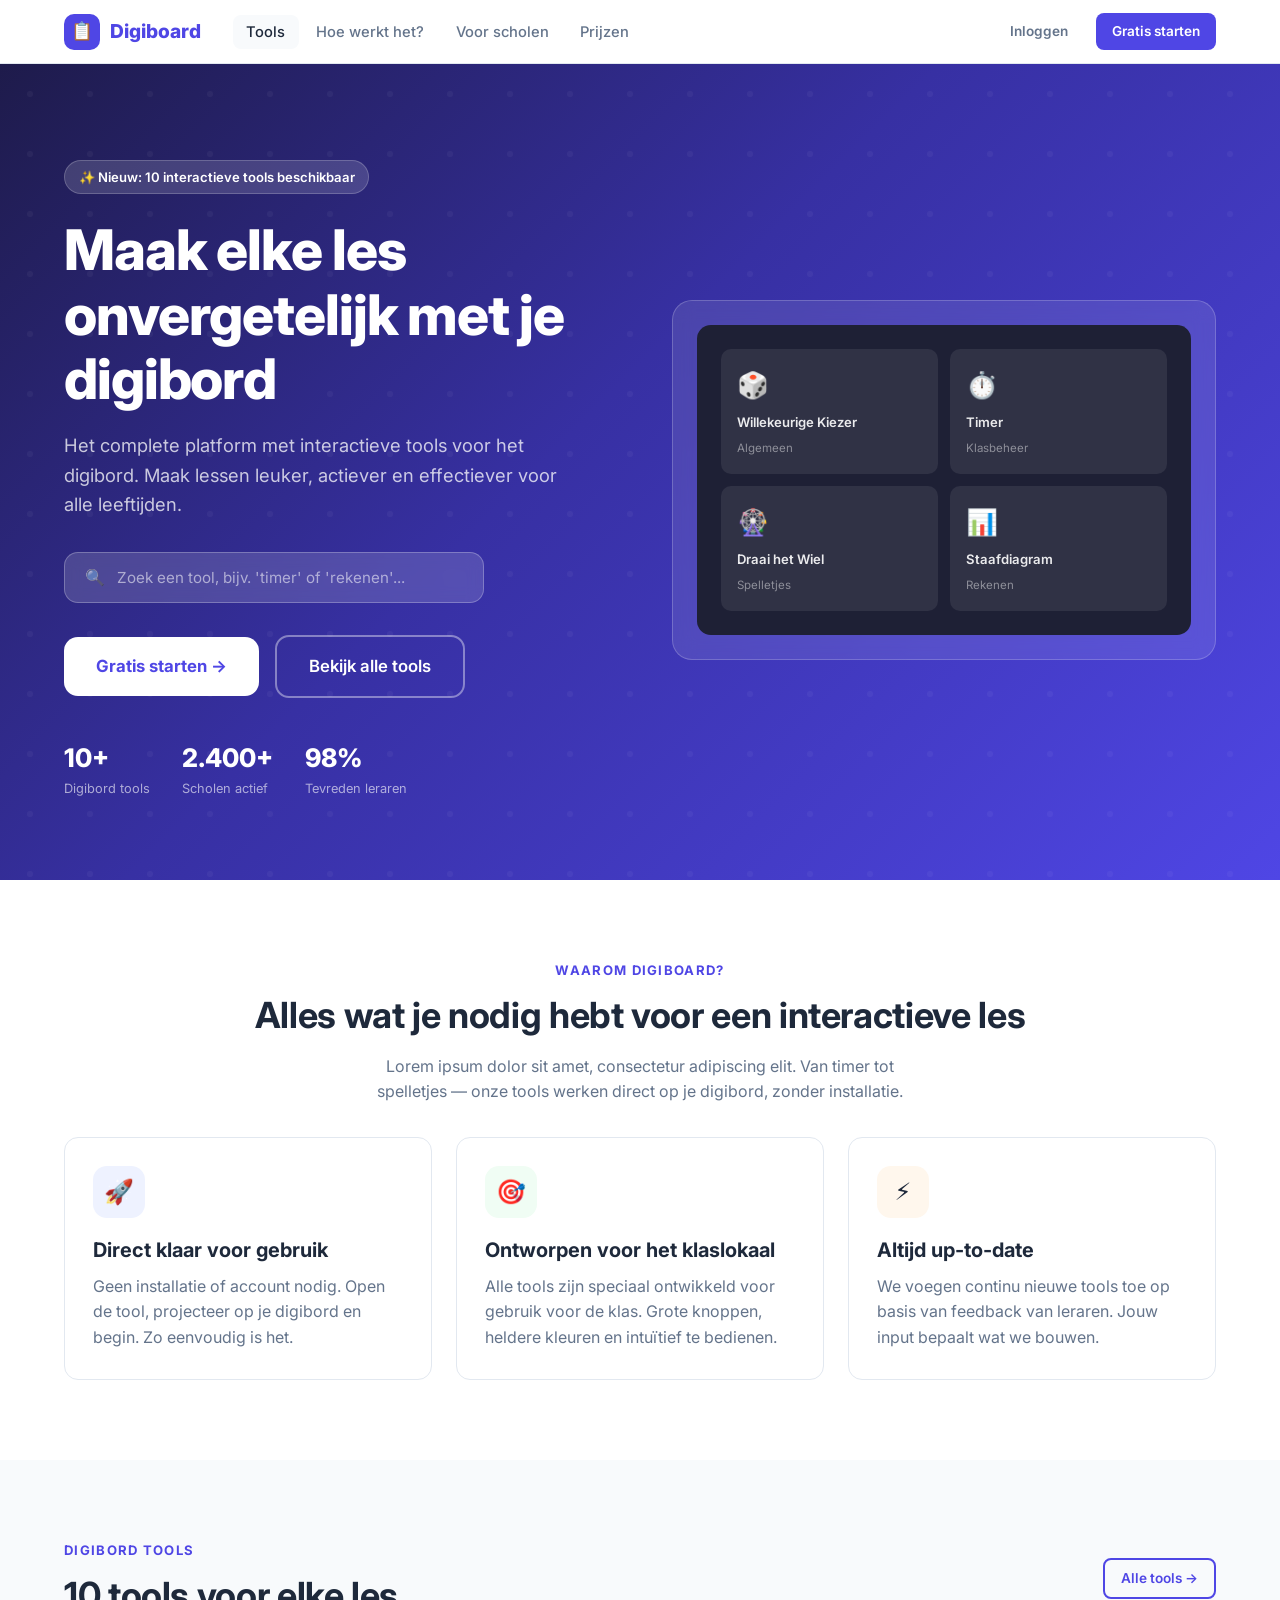
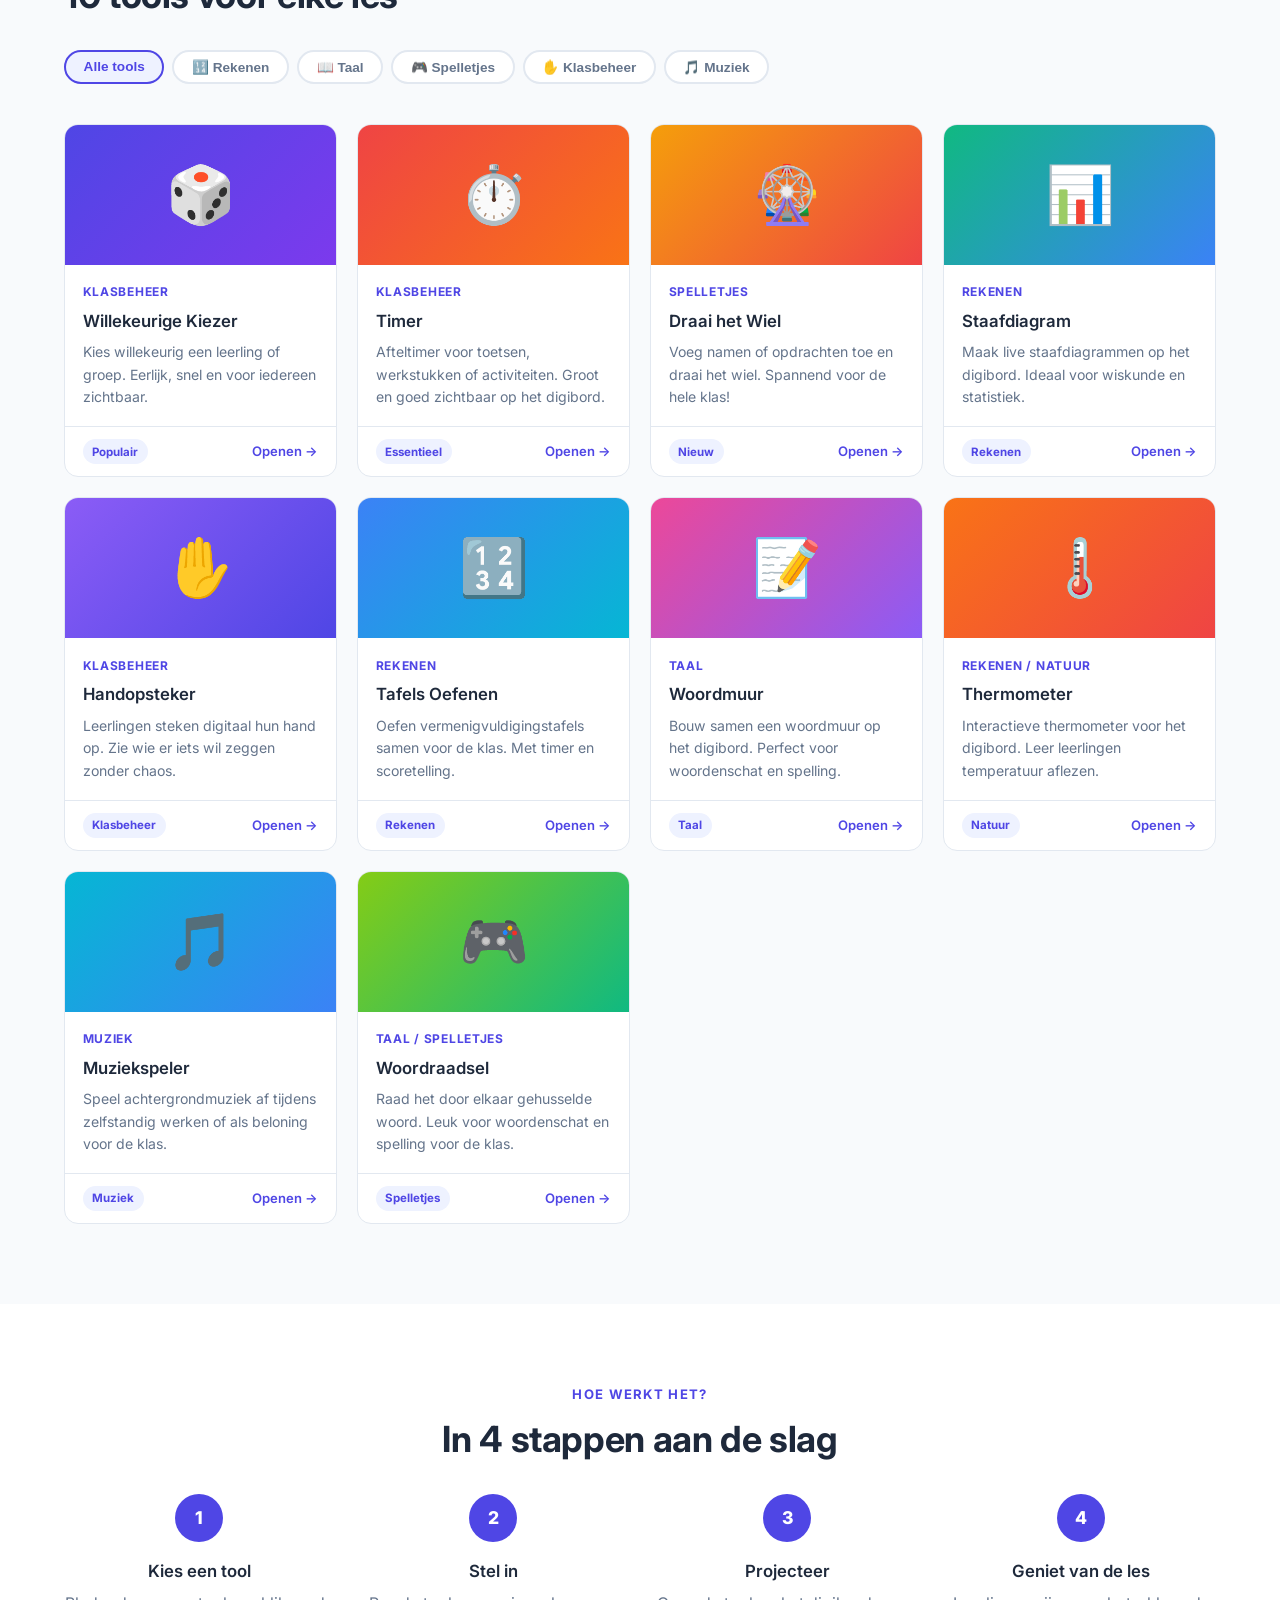
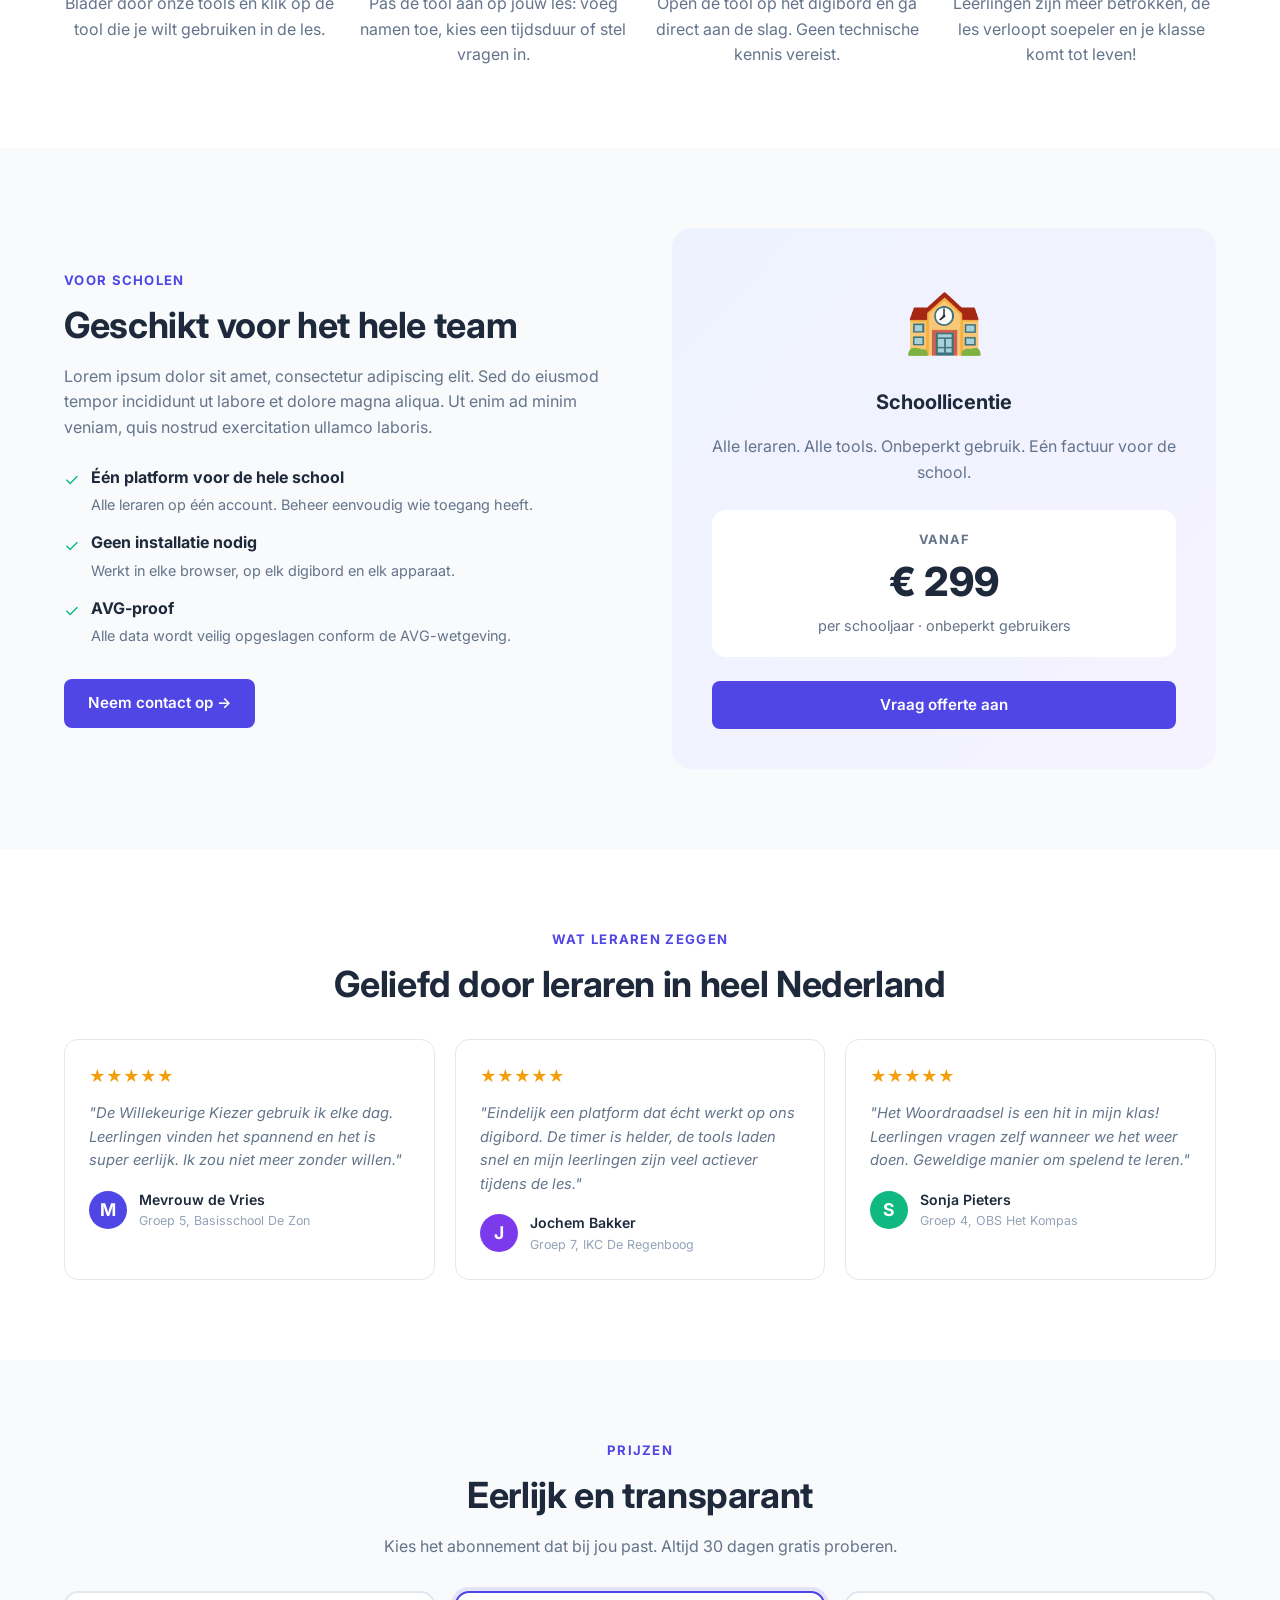
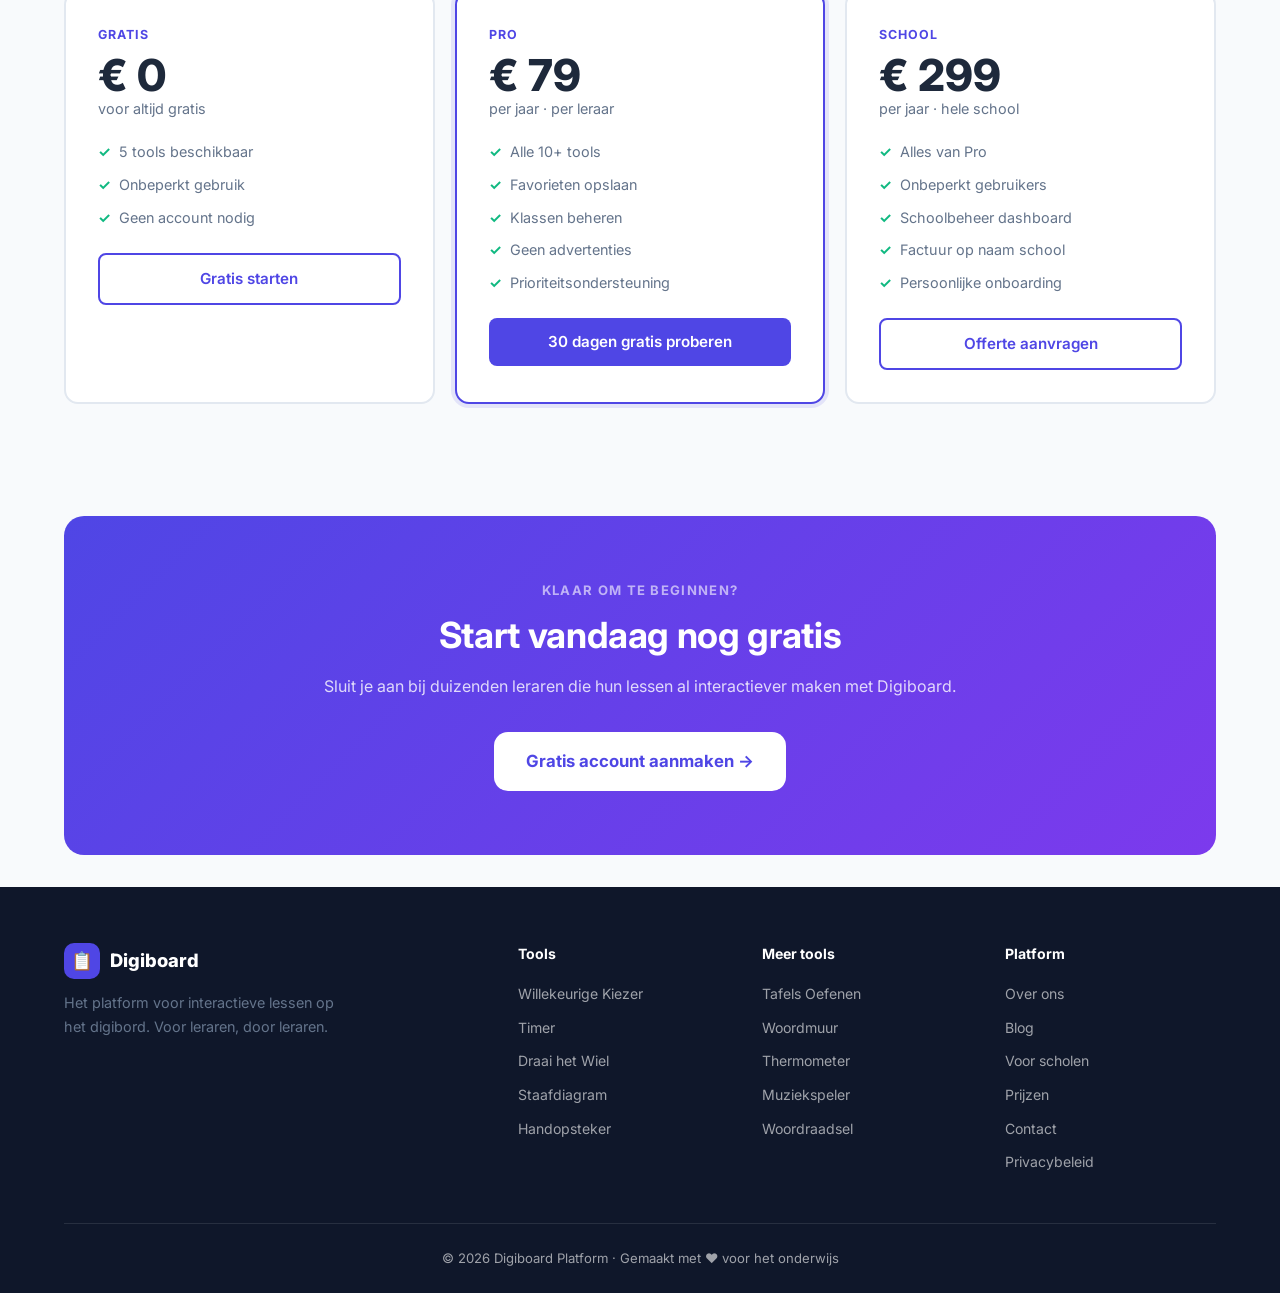
<file: wwwroot/digiboard/index.html>
<!DOCTYPE html>
<html lang="nl">
<head>
  <meta charset="UTF-8" />
  <meta name="viewport" content="width=device-width, initial-scale=1.0" />
  <title>Digiboard Platform — Interactieve tools voor het digibord</title>
  <link rel="preconnect" href="https://fonts.googleapis.com">
  <link href="https://fonts.googleapis.com/css2?family=Inter:wght@400;500;600;700;800&display=swap" rel="stylesheet">
  <link rel="stylesheet" href="assets/style.css">
  <style>
    .search-bar {
      display: flex; align-items: center; gap: .75rem;
      background: rgba(255,255,255,.15); border: 1px solid rgba(255,255,255,.25);
      border-radius: var(--radius); padding: .75rem 1.25rem;
      max-width: 420px; margin-bottom: 2rem; backdrop-filter: blur(8px);
    }
    .search-bar input {
      background: none; border: none; outline: none;
      color: #fff; font-size: .95rem; flex: 1;
      font-family: var(--font);
    }
    .search-bar input::placeholder { color: rgba(255,255,255,.55); }
    .search-icon { color: rgba(255,255,255,.6); font-size: 1rem; }

    .testimonials-grid {
      display: grid; grid-template-columns: repeat(3, 1fr); gap: 1.25rem;
    }
    .testimonial {
      background: var(--surface); border: 1px solid var(--border);
      border-radius: var(--radius); padding: 1.5rem;
    }
    .testimonial-stars { color: #F59E0B; font-size: 1rem; margin-bottom: .75rem; }
    .testimonial-text { font-size: .92rem; color: var(--text-muted); margin-bottom: 1rem; font-style: italic; }
    .testimonial-author { display: flex; align-items: center; gap: .75rem; }
    .testimonial-avatar {
      width: 38px; height: 38px; border-radius: 50%;
      display: flex; align-items: center; justify-content: center;
      font-size: 1.1rem; font-weight: 700; color: #fff;
    }
    .testimonial-name { font-size: .88rem; font-weight: 600; color: var(--text); }
    .testimonial-role { font-size: .78rem; color: var(--text-light); }

    .pricing-grid {
      display: grid; grid-template-columns: repeat(3, 1fr); gap: 1.25rem;
    }
    .pricing-card {
      background: var(--surface); border: 2px solid var(--border);
      border-radius: var(--radius); padding: 2rem;
    }
    .pricing-card.featured {
      border-color: var(--primary);
      box-shadow: 0 0 0 4px rgba(79,70,229,.12);
    }
    .pricing-label {
      font-size: .78rem; font-weight: 700; text-transform: uppercase;
      letter-spacing: .08em; color: var(--primary); margin-bottom: .5rem;
    }
    .pricing-price { font-size: 2.75rem; font-weight: 800; color: var(--text); line-height: 1; }
    .pricing-period { font-size: .9rem; color: var(--text-muted); margin-bottom: 1.25rem; }
    .pricing-features { list-style: none; display: flex; flex-direction: column; gap: .6rem; margin-bottom: 1.5rem; }
    .pricing-features li { font-size: .9rem; color: var(--text-muted); display: flex; align-items: center; gap: .5rem; }
    .pricing-features li::before { content: '✓'; color: var(--accent); font-weight: 700; }

    .section-label {
      font-size: .82rem; font-weight: 700; text-transform: uppercase;
      letter-spacing: .1em; color: var(--primary); margin-bottom: .75rem;
    }

    @media (max-width: 900px) {
      .testimonials-grid, .pricing-grid { grid-template-columns: 1fr; }
    }
  </style>
</head>
<body>

<!-- ====== NAVIGATION ====== -->
<nav class="nav">
  <div class="nav-inner">
    <a href="index.html" class="nav-logo">
      <div class="nav-logo-icon">📋</div>
      Digiboard
    </a>
    <ul class="nav-links">
      <li><a href="#tools" class="active">Tools</a></li>
      <li><a href="#hoe-werkt-het">Hoe werkt het?</a></li>
      <li><a href="#voor-scholen">Voor scholen</a></li>
      <li><a href="#prijzen">Prijzen</a></li>
    </ul>
    <div class="nav-actions">
      <a href="#" class="btn btn-ghost btn-sm">Inloggen</a>
      <a href="#" class="btn btn-primary btn-sm">Gratis starten</a>
    </div>
  </div>
</nav>

<!-- ====== HERO ====== -->
<section class="hero">
  <div class="hero-inner">
    <div>
      <div class="hero-badge">✨ Nieuw: 10 interactieve tools beschikbaar</div>
      <h1>Maak elke les onvergetelijk met je digibord</h1>
      <p>Het complete platform met interactieve tools voor het digibord. Maak lessen leuker, actiever en effectiever voor alle leeftijden.</p>
      <div class="search-bar">
        <span class="search-icon">🔍</span>
        <input type="text" placeholder="Zoek een tool, bijv. 'timer' of 'rekenen'..." />
      </div>
      <div class="hero-actions">
        <a href="#" class="btn btn-white btn-lg">Gratis starten →</a>
        <a href="#tools" class="btn btn-lg" style="color:#fff;border:2px solid rgba(255,255,255,.4)">Bekijk alle tools</a>
      </div>
      <div class="hero-stats">
        <div>
          <div class="hero-stat-num">10+</div>
          <div class="hero-stat-label">Digibord tools</div>
        </div>
        <div>
          <div class="hero-stat-num">2.400+</div>
          <div class="hero-stat-label">Scholen actief</div>
        </div>
        <div>
          <div class="hero-stat-num">98%</div>
          <div class="hero-stat-label">Tevreden leraren</div>
        </div>
      </div>
    </div>
    <div class="hero-visual">
      <div class="hero-screen">
        <div class="hero-tool-card">
          <div class="hero-tool-icon">🎲</div>
          <div class="hero-tool-name">Willekeurige Kiezer</div>
          <div class="hero-tool-cat">Algemeen</div>
        </div>
        <div class="hero-tool-card">
          <div class="hero-tool-icon">⏱️</div>
          <div class="hero-tool-name">Timer</div>
          <div class="hero-tool-cat">Klasbeheer</div>
        </div>
        <div class="hero-tool-card">
          <div class="hero-tool-icon">🎡</div>
          <div class="hero-tool-name">Draai het Wiel</div>
          <div class="hero-tool-cat">Spelletjes</div>
        </div>
        <div class="hero-tool-card">
          <div class="hero-tool-icon">📊</div>
          <div class="hero-tool-name">Staafdiagram</div>
          <div class="hero-tool-cat">Rekenen</div>
        </div>
      </div>
    </div>
  </div>
</section>

<!-- ====== FEATURES ====== -->
<section class="section" style="background:#fff;">
  <div class="container">
    <div class="text-center mb-4">
      <div class="section-label">Waarom Digiboard?</div>
      <h2>Alles wat je nodig hebt voor een interactieve les</h2>
      <p class="mt-2" style="max-width:560px;margin-left:auto;margin-right:auto">
        Lorem ipsum dolor sit amet, consectetur adipiscing elit. Van timer tot spelletjes — onze tools werken direct op je digibord, zonder installatie.
      </p>
    </div>
    <div class="features-grid">
      <div class="feature-card">
        <div class="feature-icon" style="background:#EEF2FF;">🚀</div>
        <h3>Direct klaar voor gebruik</h3>
        <p>Geen installatie of account nodig. Open de tool, projecteer op je digibord en begin. Zo eenvoudig is het.</p>
      </div>
      <div class="feature-card">
        <div class="feature-icon" style="background:#F0FDF4;">🎯</div>
        <h3>Ontworpen voor het klaslokaal</h3>
        <p>Alle tools zijn speciaal ontwikkeld voor gebruik voor de klas. Grote knoppen, heldere kleuren en intuïtief te bedienen.</p>
      </div>
      <div class="feature-card">
        <div class="feature-icon" style="background:#FFF7ED;">⚡</div>
        <h3>Altijd up-to-date</h3>
        <p>We voegen continu nieuwe tools toe op basis van feedback van leraren. Jouw input bepaalt wat we bouwen.</p>
      </div>
    </div>
  </div>
</section>

<!-- ====== TOOLS ====== -->
<section class="section" id="tools">
  <div class="container">
    <div class="tools-header">
      <div>
        <div class="section-label">Digibord Tools</div>
        <h2>10 tools voor elke les</h2>
      </div>
      <a href="#" class="btn btn-outline btn-sm">Alle tools →</a>
    </div>

    <div class="categories">
      <button class="cat-btn active" onclick="filterTools(this,'all')">Alle tools</button>
      <button class="cat-btn" onclick="filterTools(this,'rekenen')">🔢 Rekenen</button>
      <button class="cat-btn" onclick="filterTools(this,'taal')">📖 Taal</button>
      <button class="cat-btn" onclick="filterTools(this,'spelletjes')">🎮 Spelletjes</button>
      <button class="cat-btn" onclick="filterTools(this,'klasbeheer')">✋ Klasbeheer</button>
      <button class="cat-btn" onclick="filterTools(this,'muziek')">🎵 Muziek</button>
    </div>

    <div class="tools-grid" id="toolsGrid">

      <!-- 1: Willekeurige Kiezer -->
      <a href="tools/random-picker.html" class="tool-card" data-cat="klasbeheer">
        <div class="tool-card-thumb" style="background:linear-gradient(135deg,#4F46E5,#7C3AED)">🎲</div>
        <div class="tool-card-body">
          <div class="tool-card-cat">Klasbeheer</div>
          <h4>Willekeurige Kiezer</h4>
          <p>Kies willekeurig een leerling of groep. Eerlijk, snel en voor iedereen zichtbaar.</p>
        </div>
        <div class="tool-card-footer">
          <span class="tool-badge">Populair</span>
          <span class="tool-open-btn">Openen →</span>
        </div>
      </a>

      <!-- 2: Timer -->
      <a href="tools/timer.html" class="tool-card" data-cat="klasbeheer">
        <div class="tool-card-thumb" style="background:linear-gradient(135deg,#EF4444,#F97316)">⏱️</div>
        <div class="tool-card-body">
          <div class="tool-card-cat">Klasbeheer</div>
          <h4>Timer</h4>
          <p>Afteltimer voor toetsen, werkstukken of activiteiten. Groot en goed zichtbaar op het digibord.</p>
        </div>
        <div class="tool-card-footer">
          <span class="tool-badge">Essentieel</span>
          <span class="tool-open-btn">Openen →</span>
        </div>
      </a>

      <!-- 3: Draai het Wiel -->
      <a href="tools/spin-wheel.html" class="tool-card" data-cat="spelletjes">
        <div class="tool-card-thumb" style="background:linear-gradient(135deg,#F59E0B,#EF4444)">🎡</div>
        <div class="tool-card-body">
          <div class="tool-card-cat">Spelletjes</div>
          <h4>Draai het Wiel</h4>
          <p>Voeg namen of opdrachten toe en draai het wiel. Spannend voor de hele klas!</p>
        </div>
        <div class="tool-card-footer">
          <span class="tool-badge">Nieuw</span>
          <span class="tool-open-btn">Openen →</span>
        </div>
      </a>

      <!-- 4: Staafdiagram -->
      <a href="tools/bar-chart.html" class="tool-card" data-cat="rekenen">
        <div class="tool-card-thumb" style="background:linear-gradient(135deg,#10B981,#3B82F6)">📊</div>
        <div class="tool-card-body">
          <div class="tool-card-cat">Rekenen</div>
          <h4>Staafdiagram</h4>
          <p>Maak live staafdiagrammen op het digibord. Ideaal voor wiskunde en statistiek.</p>
        </div>
        <div class="tool-card-footer">
          <span class="tool-badge">Rekenen</span>
          <span class="tool-open-btn">Openen →</span>
        </div>
      </a>

      <!-- 5: Handopsteker -->
      <a href="tools/hand-raiser.html" class="tool-card" data-cat="klasbeheer">
        <div class="tool-card-thumb" style="background:linear-gradient(135deg,#8B5CF6,#4F46E5)">✋</div>
        <div class="tool-card-body">
          <div class="tool-card-cat">Klasbeheer</div>
          <h4>Handopsteker</h4>
          <p>Leerlingen steken digitaal hun hand op. Zie wie er iets wil zeggen zonder chaos.</p>
        </div>
        <div class="tool-card-footer">
          <span class="tool-badge">Klasbeheer</span>
          <span class="tool-open-btn">Openen →</span>
        </div>
      </a>

      <!-- 6: Tafels Oefenen -->
      <a href="tools/multiplication.html" class="tool-card" data-cat="rekenen">
        <div class="tool-card-thumb" style="background:linear-gradient(135deg,#3B82F6,#06B6D4)">🔢</div>
        <div class="tool-card-body">
          <div class="tool-card-cat">Rekenen</div>
          <h4>Tafels Oefenen</h4>
          <p>Oefen vermenigvuldigingstafels samen voor de klas. Met timer en scoretelling.</p>
        </div>
        <div class="tool-card-footer">
          <span class="tool-badge">Rekenen</span>
          <span class="tool-open-btn">Openen →</span>
        </div>
      </a>

      <!-- 7: Woordmuur -->
      <a href="tools/word-wall.html" class="tool-card" data-cat="taal">
        <div class="tool-card-thumb" style="background:linear-gradient(135deg,#EC4899,#8B5CF6)">📝</div>
        <div class="tool-card-body">
          <div class="tool-card-cat">Taal</div>
          <h4>Woordmuur</h4>
          <p>Bouw samen een woordmuur op het digibord. Perfect voor woordenschat en spelling.</p>
        </div>
        <div class="tool-card-footer">
          <span class="tool-badge">Taal</span>
          <span class="tool-open-btn">Openen →</span>
        </div>
      </a>

      <!-- 8: Thermometer -->
      <a href="tools/thermometer.html" class="tool-card" data-cat="rekenen">
        <div class="tool-card-thumb" style="background:linear-gradient(135deg,#F97316,#EF4444)">🌡️</div>
        <div class="tool-card-body">
          <div class="tool-card-cat">Rekenen / Natuur</div>
          <h4>Thermometer</h4>
          <p>Interactieve thermometer voor het digibord. Leer leerlingen temperatuur aflezen.</p>
        </div>
        <div class="tool-card-footer">
          <span class="tool-badge">Natuur</span>
          <span class="tool-open-btn">Openen →</span>
        </div>
      </a>

      <!-- 9: Muziekspeler -->
      <a href="tools/music-player.html" class="tool-card" data-cat="muziek">
        <div class="tool-card-thumb" style="background:linear-gradient(135deg,#06B6D4,#3B82F6)">🎵</div>
        <div class="tool-card-body">
          <div class="tool-card-cat">Muziek</div>
          <h4>Muziekspeler</h4>
          <p>Speel achtergrondmuziek af tijdens zelfstandig werken of als beloning voor de klas.</p>
        </div>
        <div class="tool-card-footer">
          <span class="tool-badge">Muziek</span>
          <span class="tool-open-btn">Openen →</span>
        </div>
      </a>

      <!-- 10: Woordraadsel -->
      <a href="tools/word-scramble.html" class="tool-card" data-cat="taal">
        <div class="tool-card-thumb" style="background:linear-gradient(135deg,#84CC16,#10B981)">🎮</div>
        <div class="tool-card-body">
          <div class="tool-card-cat">Taal / Spelletjes</div>
          <h4>Woordraadsel</h4>
          <p>Raad het door elkaar gehusselde woord. Leuk voor woordenschat en spelling voor de klas.</p>
        </div>
        <div class="tool-card-footer">
          <span class="tool-badge">Spelletjes</span>
          <span class="tool-open-btn">Openen →</span>
        </div>
      </a>

    </div>
  </div>
</section>

<!-- ====== HOW IT WORKS ====== -->
<section class="section" id="hoe-werkt-het" style="background:#fff;">
  <div class="container">
    <div class="text-center mb-4">
      <div class="section-label">Hoe werkt het?</div>
      <h2>In 4 stappen aan de slag</h2>
    </div>
    <div class="how-grid">
      <div class="how-step">
        <div class="how-num">1</div>
        <h4>Kies een tool</h4>
        <p>Blader door onze tools en klik op de tool die je wilt gebruiken in de les.</p>
      </div>
      <div class="how-step">
        <div class="how-num">2</div>
        <h4>Stel in</h4>
        <p>Pas de tool aan op jouw les: voeg namen toe, kies een tijdsduur of stel vragen in.</p>
      </div>
      <div class="how-step">
        <div class="how-num">3</div>
        <h4>Projecteer</h4>
        <p>Open de tool op het digibord en ga direct aan de slag. Geen technische kennis vereist.</p>
      </div>
      <div class="how-step">
        <div class="how-num">4</div>
        <h4>Geniet van de les</h4>
        <p>Leerlingen zijn meer betrokken, de les verloopt soepeler en je klasse komt tot leven!</p>
      </div>
    </div>
  </div>
</section>

<!-- ====== FOR SCHOOLS ====== -->
<section class="section" id="voor-scholen">
  <div class="container">
    <div style="display:grid;grid-template-columns:1fr 1fr;gap:4rem;align-items:center;">
      <div>
        <div class="section-label">Voor scholen</div>
        <h2>Geschikt voor het hele team</h2>
        <p class="mt-2">
          Lorem ipsum dolor sit amet, consectetur adipiscing elit. Sed do eiusmod tempor incididunt ut labore et dolore magna aliqua. Ut enim ad minim veniam, quis nostrud exercitation ullamco laboris.
        </p>
        <ul style="list-style:none;margin-top:1.5rem;display:flex;flex-direction:column;gap:.85rem;">
          <li style="display:flex;align-items:flex-start;gap:.75rem;">
            <span style="color:var(--accent);font-size:1.1rem;margin-top:.1rem;">✓</span>
            <div>
              <strong style="color:var(--text);">Één platform voor de hele school</strong>
              <p style="font-size:.9rem;margin-top:.2rem;">Alle leraren op één account. Beheer eenvoudig wie toegang heeft.</p>
            </div>
          </li>
          <li style="display:flex;align-items:flex-start;gap:.75rem;">
            <span style="color:var(--accent);font-size:1.1rem;margin-top:.1rem;">✓</span>
            <div>
              <strong style="color:var(--text);">Geen installatie nodig</strong>
              <p style="font-size:.9rem;margin-top:.2rem;">Werkt in elke browser, op elk digibord en elk apparaat.</p>
            </div>
          </li>
          <li style="display:flex;align-items:flex-start;gap:.75rem;">
            <span style="color:var(--accent);font-size:1.1rem;margin-top:.1rem;">✓</span>
            <div>
              <strong style="color:var(--text);">AVG-proof</strong>
              <p style="font-size:.9rem;margin-top:.2rem;">Alle data wordt veilig opgeslagen conform de AVG-wetgeving.</p>
            </div>
          </li>
        </ul>
        <div class="mt-4">
          <a href="#" class="btn btn-primary">Neem contact op →</a>
        </div>
      </div>
      <div style="background:linear-gradient(135deg,#EEF2FF,#F5F3FF);border-radius:var(--radius-lg);padding:2.5rem;text-align:center;">
        <div style="font-size:4rem;margin-bottom:1rem;">🏫</div>
        <h3>Schoollicentie</h3>
        <p class="mt-2">Alle leraren. Alle tools. Onbeperkt gebruik. Eén factuur voor de school.</p>
        <div style="background:var(--surface);border-radius:var(--radius);padding:1.25rem;margin:1.5rem 0;">
          <div style="font-size:.8rem;color:var(--text-muted);text-transform:uppercase;letter-spacing:.06em;font-weight:700;">Vanaf</div>
          <div style="font-size:2.5rem;font-weight:800;color:var(--text);">€ 299</div>
          <div style="color:var(--text-muted);font-size:.9rem;">per schooljaar · onbeperkt gebruikers</div>
        </div>
        <a href="#" class="btn btn-primary" style="width:100%;justify-content:center;">Vraag offerte aan</a>
      </div>
    </div>
  </div>
</section>

<!-- ====== TESTIMONIALS ====== -->
<section class="section" style="background:#fff;">
  <div class="container">
    <div class="text-center mb-4">
      <div class="section-label">Wat leraren zeggen</div>
      <h2>Geliefd door leraren in heel Nederland</h2>
    </div>
    <div class="testimonials-grid">
      <div class="testimonial">
        <div class="testimonial-stars">★★★★★</div>
        <p class="testimonial-text">"De Willekeurige Kiezer gebruik ik elke dag. Leerlingen vinden het spannend en het is super eerlijk. Ik zou niet meer zonder willen."</p>
        <div class="testimonial-author">
          <div class="testimonial-avatar" style="background:var(--primary);">M</div>
          <div>
            <div class="testimonial-name">Mevrouw de Vries</div>
            <div class="testimonial-role">Groep 5, Basisschool De Zon</div>
          </div>
        </div>
      </div>
      <div class="testimonial">
        <div class="testimonial-stars">★★★★★</div>
        <p class="testimonial-text">"Eindelijk een platform dat écht werkt op ons digibord. De timer is helder, de tools laden snel en mijn leerlingen zijn veel actiever tijdens de les."</p>
        <div class="testimonial-author">
          <div class="testimonial-avatar" style="background:var(--secondary);">J</div>
          <div>
            <div class="testimonial-name">Jochem Bakker</div>
            <div class="testimonial-role">Groep 7, IKC De Regenboog</div>
          </div>
        </div>
      </div>
      <div class="testimonial">
        <div class="testimonial-stars">★★★★★</div>
        <p class="testimonial-text">"Het Woordraadsel is een hit in mijn klas! Leerlingen vragen zelf wanneer we het weer doen. Geweldige manier om spelend te leren."</p>
        <div class="testimonial-author">
          <div class="testimonial-avatar" style="background:var(--accent);">S</div>
          <div>
            <div class="testimonial-name">Sonja Pieters</div>
            <div class="testimonial-role">Groep 4, OBS Het Kompas</div>
          </div>
        </div>
      </div>
    </div>
  </div>
</section>

<!-- ====== PRICING ====== -->
<section class="section" id="prijzen">
  <div class="container">
    <div class="text-center mb-4">
      <div class="section-label">Prijzen</div>
      <h2>Eerlijk en transparant</h2>
      <p class="mt-2">Kies het abonnement dat bij jou past. Altijd 30 dagen gratis proberen.</p>
    </div>
    <div class="pricing-grid">
      <div class="pricing-card">
        <div class="pricing-label">Gratis</div>
        <div class="pricing-price">€ 0</div>
        <div class="pricing-period">voor altijd gratis</div>
        <ul class="pricing-features">
          <li>5 tools beschikbaar</li>
          <li>Onbeperkt gebruik</li>
          <li>Geen account nodig</li>
        </ul>
        <a href="#" class="btn btn-outline" style="width:100%;justify-content:center;">Gratis starten</a>
      </div>
      <div class="pricing-card featured">
        <div class="pricing-label">Pro</div>
        <div class="pricing-price">€ 79</div>
        <div class="pricing-period">per jaar · per leraar</div>
        <ul class="pricing-features">
          <li>Alle 10+ tools</li>
          <li>Favorieten opslaan</li>
          <li>Klassen beheren</li>
          <li>Geen advertenties</li>
          <li>Prioriteitsondersteuning</li>
        </ul>
        <a href="#" class="btn btn-primary" style="width:100%;justify-content:center;">30 dagen gratis proberen</a>
      </div>
      <div class="pricing-card">
        <div class="pricing-label">School</div>
        <div class="pricing-price">€ 299</div>
        <div class="pricing-period">per jaar · hele school</div>
        <ul class="pricing-features">
          <li>Alles van Pro</li>
          <li>Onbeperkt gebruikers</li>
          <li>Schoolbeheer dashboard</li>
          <li>Factuur op naam school</li>
          <li>Persoonlijke onboarding</li>
        </ul>
        <a href="#" class="btn btn-outline" style="width:100%;justify-content:center;">Offerte aanvragen</a>
      </div>
    </div>
  </div>
</section>

<!-- ====== CTA ====== -->
<div class="container">
  <div class="cta-section">
    <div class="section-label" style="color:rgba(255,255,255,.6)">Klaar om te beginnen?</div>
    <h2>Start vandaag nog gratis</h2>
    <p>Sluit je aan bij duizenden leraren die hun lessen al interactiever maken met Digiboard.</p>
    <a href="#" class="btn btn-white btn-lg">Gratis account aanmaken →</a>
  </div>
</div>

<!-- ====== FOOTER ====== -->
<footer>
  <div class="container">
    <div class="footer-grid">
      <div>
        <div class="footer-logo">
          <div class="nav-logo-icon">📋</div>
          Digiboard
        </div>
        <p style="font-size:.9rem;max-width:280px;line-height:1.7;">
          Het platform voor interactieve lessen op het digibord. Voor leraren, door leraren.
        </p>
      </div>
      <div class="footer-col">
        <h5>Tools</h5>
        <ul class="footer-links">
          <li><a href="tools/random-picker.html">Willekeurige Kiezer</a></li>
          <li><a href="tools/timer.html">Timer</a></li>
          <li><a href="tools/spin-wheel.html">Draai het Wiel</a></li>
          <li><a href="tools/bar-chart.html">Staafdiagram</a></li>
          <li><a href="tools/hand-raiser.html">Handopsteker</a></li>
        </ul>
      </div>
      <div class="footer-col">
        <h5>Meer tools</h5>
        <ul class="footer-links">
          <li><a href="tools/multiplication.html">Tafels Oefenen</a></li>
          <li><a href="tools/word-wall.html">Woordmuur</a></li>
          <li><a href="tools/thermometer.html">Thermometer</a></li>
          <li><a href="tools/music-player.html">Muziekspeler</a></li>
          <li><a href="tools/word-scramble.html">Woordraadsel</a></li>
        </ul>
      </div>
      <div class="footer-col">
        <h5>Platform</h5>
        <ul class="footer-links">
          <li><a href="#">Over ons</a></li>
          <li><a href="#">Blog</a></li>
          <li><a href="#">Voor scholen</a></li>
          <li><a href="#">Prijzen</a></li>
          <li><a href="#">Contact</a></li>
          <li><a href="#">Privacybeleid</a></li>
        </ul>
      </div>
    </div>
    <div class="footer-bottom">
      © 2026 Digiboard Platform · Gemaakt met ❤️ voor het onderwijs
    </div>
  </div>
</footer>

<script>
function filterTools(btn, cat) {
  document.querySelectorAll('.cat-btn').forEach(b => b.classList.remove('active'));
  btn.classList.add('active');
  const cards = document.querySelectorAll('.tool-card');
  cards.forEach(card => {
    if (cat === 'all' || card.dataset.cat === cat) {
      card.style.display = '';
      card.style.animation = 'none';
      requestAnimationFrame(() => card.style.animation = '');
    } else {
      card.style.display = 'none';
    }
  });
}
</script>
</body>
</html>
</file>
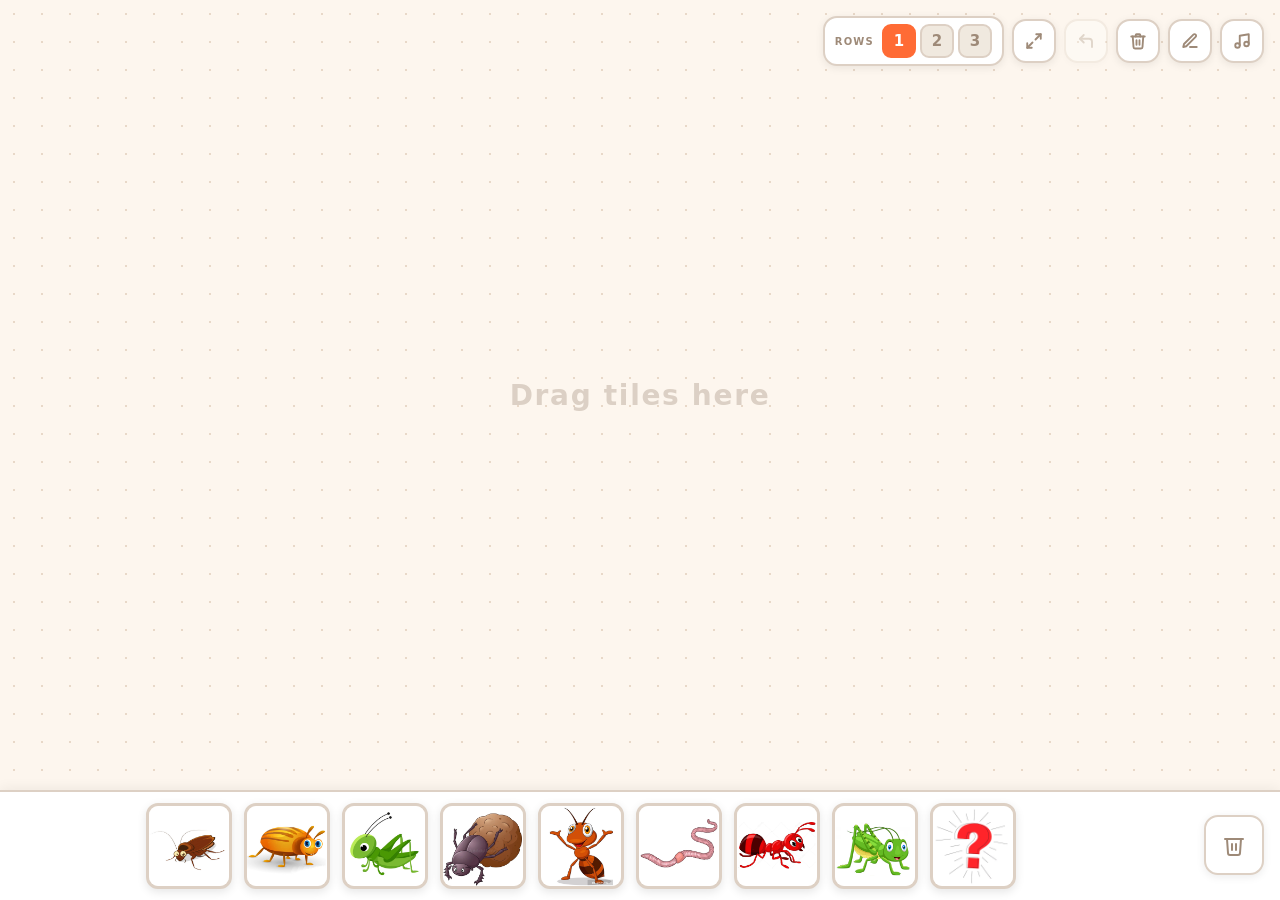
<file: wwwroot/partituur/index.html>
<!DOCTYPE html>
<html lang="en">
<head>
  <meta charset="UTF-8" />
  <meta name="viewport" content="width=device-width, initial-scale=1.0" />
  <title>Tile Board</title>
  <link rel="stylesheet" href="style.css" />
</head>
<body>

  <!-- Top-right controls (Edit mode) -->
  <div id="controls">
    <div class="control-group">
      <span class="control-label">ROWS</span>
      <div class="row-buttons">
        <button class="row-btn active" data-rows="1">1</button>
        <button class="row-btn" data-rows="2">2</button>
        <button class="row-btn" data-rows="3">3</button>
      </div>
    </div>
    <button id="btn-fullscreen" title="Fullscreen">
      <svg id="icon-expand" viewBox="0 0 24 24" fill="none" stroke="currentColor" stroke-width="2.5" stroke-linecap="round" stroke-linejoin="round">
        <polyline points="15 3 21 3 21 9"/><polyline points="9 21 3 21 3 15"/>
        <line x1="21" y1="3" x2="14" y2="10"/><line x1="3" y1="21" x2="10" y2="14"/>
      </svg>
      <svg id="icon-shrink" viewBox="0 0 24 24" fill="none" stroke="currentColor" stroke-width="2.5" stroke-linecap="round" stroke-linejoin="round" style="display:none">
        <polyline points="4 14 10 14 10 20"/><polyline points="20 10 14 10 14 4"/>
        <line x1="10" y1="14" x2="3" y2="21"/><line x1="21" y1="3" x2="14" y2="10"/>
      </svg>
    </button>
    <button id="btn-undo" title="Undo">
      <svg viewBox="0 0 24 24" fill="none" stroke="currentColor" stroke-width="2.5" stroke-linecap="round" stroke-linejoin="round">
        <polyline points="9 14 4 9 9 4"/>
        <path d="M20 20v-7a4 4 0 0 0-4-4H4"/>
      </svg>
    </button>
    <button id="btn-clear" title="Clear board">
      <svg viewBox="0 0 24 24" fill="none" stroke="currentColor" stroke-width="2.5" stroke-linecap="round" stroke-linejoin="round">
        <polyline points="3 6 5 6 21 6"/>
        <path d="M19 6l-1 14a2 2 0 0 1-2 2H8a2 2 0 0 1-2-2L5 6"/>
        <path d="M10 11v6M14 11v6"/>
        <path d="M9 6V4a1 1 0 0 1 1-1h4a1 1 0 0 1 1 1v2"/>
      </svg>
    </button>
    <!-- Whiteboard toggle — always visible, top-right -->
    <button id="btn-wb" title="Whiteboard">
      <svg viewBox="0 0 24 24" fill="none" stroke="currentColor" stroke-width="2.5" stroke-linecap="round" stroke-linejoin="round">
        <path d="M12 20h9"/>
        <path d="M16.5 3.5a2.121 2.121 0 0 1 3 3L7 19l-4 1 1-4L16.5 3.5z"/>
      </svg>
    </button>
    <!-- Music mode toggle — always visible, top-right -->
    <button id="btn-mode" title="Switch to Rhythm mode">
      <svg viewBox="0 0 24 24" fill="none" stroke="currentColor" stroke-width="2.5" stroke-linecap="round" stroke-linejoin="round">
        <path d="M9 18V5l12-2v13"/>
        <circle cx="6" cy="18" r="3"/><circle cx="18" cy="16" r="3"/>
      </svg>
    </button>
  </div>

  <!-- Rhythm mode controls — top-left -->
  <div id="rhythm-controls" class="hidden">

    <!-- Playback -->
    <button id="btn-play" title="Play (Space)">
      <svg id="icon-play" viewBox="0 0 24 24" fill="currentColor">
        <polygon points="5,3 19,12 5,21"/>
      </svg>
      <svg id="icon-stop" viewBox="0 0 24 24" fill="currentColor" style="display:none">
        <rect x="4" y="4" width="16" height="16" rx="2"/>
      </svg>
    </button>

    <!-- Tempo -->
    <div class="control-group" id="tempo-group">
      <span class="control-label">BPM</span>
      <input type="range" id="tempo-slider" min="60" max="240" value="180" step="1" />
      <span id="tempo-display">180</span>
    </div>

    <!-- Toggle: auto-repeat -->
    <button id="btn-repeat" title="Auto-repeat" class="toggle-btn">
      <svg viewBox="0 0 24 24" fill="none" stroke="currentColor" stroke-width="2.5" stroke-linecap="round" stroke-linejoin="round">
        <polyline points="17 1 21 5 17 9"/>
        <path d="M3 11V9a4 4 0 0 1 4-4h14"/>
        <polyline points="7 23 3 19 7 15"/>
        <path d="M21 13v2a4 4 0 0 1-4 4H3"/>
      </svg>
    </button>

    <!-- Toggle: show notes -->
    <button id="btn-show-notes" title="Show note symbols" class="toggle-btn">
      <svg viewBox="0 0 24 24" fill="none" stroke="currentColor" stroke-width="2.5" stroke-linecap="round" stroke-linejoin="round">
        <path d="M9 18V5l12-2v13"/>
        <circle cx="6" cy="18" r="3"/><circle cx="18" cy="16" r="3"/>
      </svg>
    </button>

    <!-- Toggle: show syllables -->
    <button id="btn-show-syls" title="Show syllables" class="toggle-btn">
      <svg viewBox="0 0 24 24" fill="none" stroke="currentColor" stroke-width="2.5" stroke-linecap="round" stroke-linejoin="round">
        <path d="M21 15a2 2 0 0 1-2 2H7l-4 4V5a2 2 0 0 1 2-2h14a2 2 0 0 1 2 2z"/>
      </svg>
    </button>

    <!-- Toggle: show ball -->
    <button id="btn-show-ball" title="Show bouncing ball" class="toggle-btn">
      <svg viewBox="0 0 24 24" fill="currentColor">
        <circle cx="12" cy="12" r="7"/>
      </svg>
    </button>

    <!-- Toggle: sound -->
    <button id="btn-sound" title="Sound on/off" class="toggle-btn">
      <svg viewBox="0 0 24 24" fill="none" stroke="currentColor" stroke-width="2.5" stroke-linecap="round" stroke-linejoin="round">
        <polygon points="11 5 6 9 2 9 2 15 6 15 11 19 11 5"/>
        <path d="M15.54 8.46a5 5 0 0 1 0 7.07"/>
        <path d="M19.07 4.93a10 10 0 0 1 0 14.14"/>
      </svg>
    </button>

    <!-- Fullscreen -->
    <button id="btn-fullscreen-r" title="Fullscreen">
      <svg viewBox="0 0 24 24" fill="none" stroke="currentColor" stroke-width="2.5" stroke-linecap="round" stroke-linejoin="round">
        <polyline points="15 3 21 3 21 9"/><polyline points="9 21 3 21 3 15"/>
        <line x1="21" y1="3" x2="14" y2="10"/><line x1="3" y1="21" x2="10" y2="14"/>
      </svg>
    </button>

  </div>

  <!-- Main board -->
  <div id="board">
    <div id="board-grid"></div>
    <div id="placeholder-text">Drag tiles here</div>
  </div>

  <!-- Bouncing ball -->
  <div id="bounce-ball" class="hidden"></div>

  <!-- Whiteboard overlay -->
  <canvas id="wb-canvas"></canvas>

  <!-- Whiteboard floating toolbar -->
  <div id="wb-toolbar" class="hidden">
    <button id="wb-pen"   class="wb-tool active" title="Pen">
      <svg viewBox="0 0 24 24" fill="none" stroke="currentColor" stroke-width="2.5" stroke-linecap="round" stroke-linejoin="round">
        <path d="M12 20h9"/>
        <path d="M16.5 3.5a2.121 2.121 0 0 1 3 3L7 19l-4 1 1-4L16.5 3.5z"/>
      </svg>
    </button>
    <button id="wb-eraser" class="wb-tool" title="Eraser">
      <svg viewBox="0 0 24 24" fill="none" stroke="currentColor" stroke-width="2.5" stroke-linecap="round" stroke-linejoin="round">
        <path d="M20 20H7L3 16l11-11 6 6-3.5 3.5"/>
        <path d="M6.5 17.5l-3-3"/>
      </svg>
    </button>
    <button id="wb-clear" title="Clear all">
      <svg viewBox="0 0 24 24" fill="none" stroke="currentColor" stroke-width="2.5" stroke-linecap="round" stroke-linejoin="round">
        <path d="M3 6h18M8 6V4h8v2M19 6l-1 14H6L5 6"/>
      </svg>
    </button>
  </div>

  <!-- Count-in overlay (kept in DOM, never shown without countdown) -->
  <div id="countin" class="hidden">
    <div id="countin-number"></div>
  </div>

  <!-- Bottom tray -->
  <div id="tray">
    <div id="tray-inner"></div>
  </div>

  <!-- Bin -->
  <div id="bin">
    <svg viewBox="0 0 24 24" fill="none" stroke="currentColor" stroke-width="2" stroke-linecap="round" stroke-linejoin="round">
      <polyline points="3 6 5 6 21 6"/>
      <path d="M19 6l-1 14a2 2 0 0 1-2 2H8a2 2 0 0 1-2-2L5 6"/>
      <path d="M10 11v6M14 11v6"/>
    </svg>
  </div>

  <!-- Modal -->
  <div id="modal" class="hidden">
    <div id="modal-box">
      <span id="modal-msg">Board is full — try adding a row!</span>
    </div>
  </div>

  <script src="tilelist.js"></script>
  <script src="app.js"></script>
  <script src="rhythm.js"></script>
  <script src="whiteboard.js"></script>
</body>
</html>
</file>
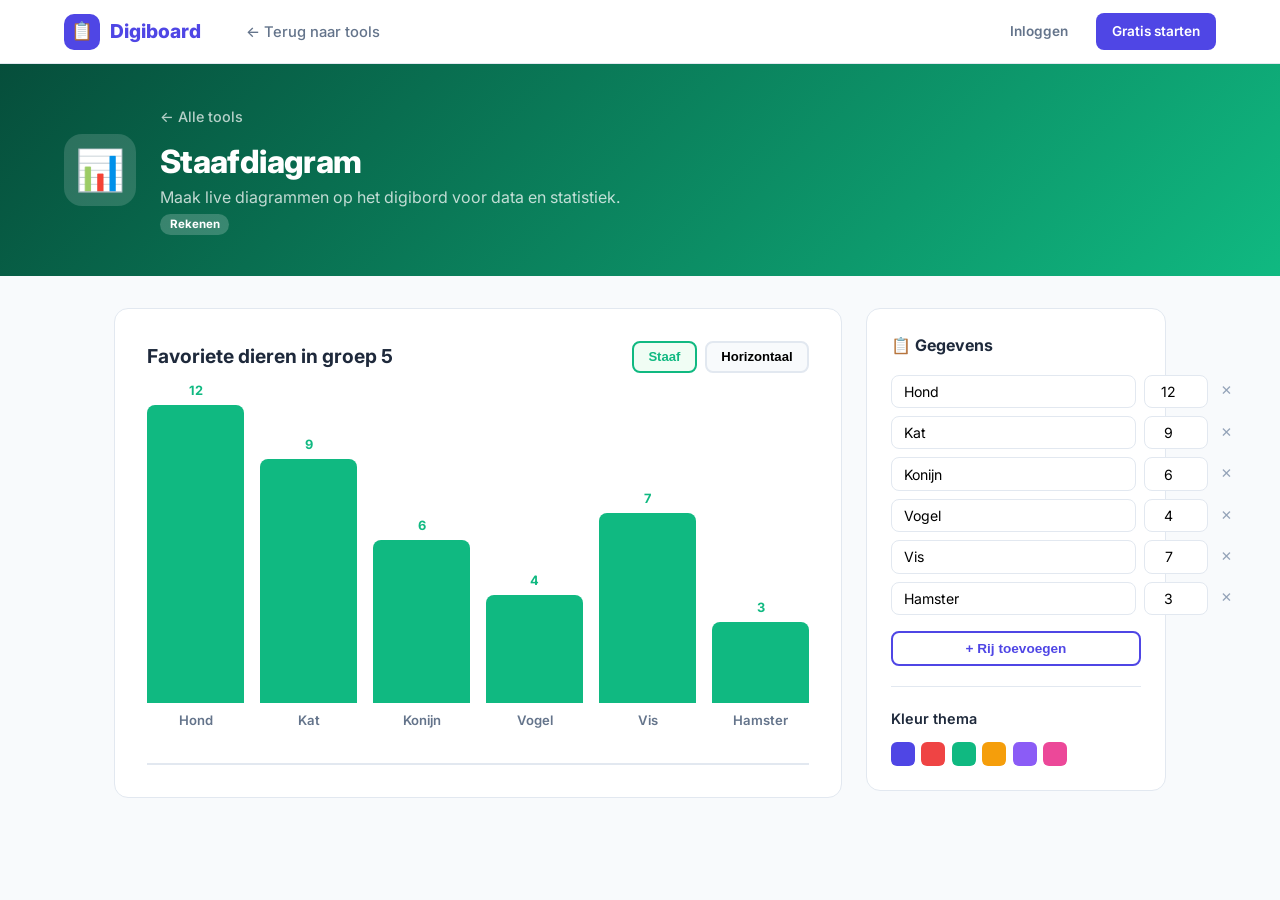
<file: wwwroot/digiboard/tools/bar-chart.html>
<!DOCTYPE html>
<html lang="nl">
<head>
  <meta charset="UTF-8" />
  <meta name="viewport" content="width=device-width, initial-scale=1.0" />
  <title>Staafdiagram — Digiboard</title>
  <link href="https://fonts.googleapis.com/css2?family=Inter:wght@400;500;600;700;800&display=swap" rel="stylesheet">
  <link rel="stylesheet" href="../assets/style.css">
  <style>
    .chart-wrap { max-width: 1100px; margin: 2rem auto; padding: 0 1.5rem; display: grid; grid-template-columns: 1fr 300px; gap: 1.5rem; }
    .chart-area { background: #fff; border: 1px solid var(--border); border-radius: var(--radius); padding: 2rem; }
    .chart-title-row { display: flex; align-items: center; justify-content: space-between; margin-bottom: 2rem; }
    .chart-canvas-wrap { position: relative; height: 360px; display: flex; align-items: flex-end; gap: 1rem; padding-bottom: 2rem; border-bottom: 2px solid var(--border); }
    .bar-col { flex: 1; display: flex; flex-direction: column; align-items: center; gap: .4rem; height: 100%; justify-content: flex-end; }
    .bar { width: 100%; border-radius: 8px 8px 0 0; transition: height .5s cubic-bezier(.34,1.56,.64,1); min-height: 4px; position: relative; cursor: pointer; }
    .bar-value { position: absolute; top: -24px; left: 50%; transform: translateX(-50%); font-size: .8rem; font-weight: 700; white-space: nowrap; }
    .bar-label { font-size: .82rem; font-weight: 600; color: var(--text-muted); text-align: center; }
    .sidebar { background: #fff; border: 1px solid var(--border); border-radius: var(--radius); padding: 1.5rem; height: fit-content; }
    .sidebar h3 { margin-bottom: 1rem; font-size: 1rem; }
    .data-row { display: flex; align-items: center; gap: .5rem; margin-bottom: .5rem; }
    .data-row input[type=text] { flex: 1; border: 1px solid var(--border); border-radius: 8px; padding: .45rem .75rem; font-size: .88rem; font-family: var(--font); outline: none; }
    .data-row input[type=number] { width: 64px; border: 1px solid var(--border); border-radius: 8px; padding: .45rem .5rem; font-size: .88rem; font-family: var(--font); outline: none; text-align: center; }
    .data-row .rm { cursor: pointer; color: var(--text-light); font-size: .85rem; padding: .3rem; }
    .data-row .rm:hover { color: var(--danger); }
    .chart-types { display: flex; gap: .5rem; }
    .ct-btn { padding: .4rem .9rem; border-radius: 8px; border: 2px solid var(--border); background: var(--bg); font-size: .82rem; font-weight: 600; cursor: pointer; transition: all .15s; }
    .ct-btn.active { border-color: var(--accent); color: var(--accent); background: #f0fdf4; }
  </style>
</head>
<body>
<nav class="nav">
  <div class="nav-inner">
    <a href="../index.html" class="nav-logo"><div class="nav-logo-icon">📋</div>Digiboard</a>
    <ul class="nav-links"><li><a href="../index.html#tools">← Terug naar tools</a></li></ul>
    <div class="nav-actions"><a href="#" class="btn btn-ghost btn-sm">Inloggen</a><a href="#" class="btn btn-primary btn-sm">Gratis starten</a></div>
  </div>
</nav>
<div class="tool-page-header" style="background:linear-gradient(135deg,#064e3b,#10B981)">
  <div class="tool-page-header-inner">
    <div class="tool-page-icon">📊</div>
    <div class="tool-page-meta">
      <a href="../index.html#tools" class="tool-back">← Alle tools</a>
      <h1>Staafdiagram</h1>
      <p>Maak live diagrammen op het digibord voor data en statistiek.</p>
      <span class="tool-badge">Rekenen</span>
    </div>
  </div>
</div>
<div class="chart-wrap">
  <div class="chart-area">
    <div class="chart-title-row">
      <div>
        <input id="chartTitle" type="text" value="Favoriete dieren in groep 5" style="border:none;font-size:1.2rem;font-weight:700;color:var(--text);outline:none;font-family:var(--font);width:100%">
      </div>
      <div class="chart-types">
        <button class="ct-btn active" onclick="setType('bar',this)">Staaf</button>
        <button class="ct-btn" onclick="setType('horizontal',this)">Horizontaal</button>
      </div>
    </div>
    <div class="chart-canvas-wrap" id="chartArea"></div>
  </div>
  <div class="sidebar">
    <h3>📋 Gegevens</h3>
    <div id="dataRows"></div>
    <button class="btn btn-outline btn-sm" style="width:100%;justify-content:center;margin-top:.5rem" onclick="addRow()">+ Rij toevoegen</button>
    <div style="margin-top:1.25rem;padding-top:1.25rem;border-top:1px solid var(--border)">
      <h4 style="font-size:.9rem;margin-bottom:.75rem">Kleur thema</h4>
      <div style="display:flex;gap:.4rem;flex-wrap:wrap">
        <div style="width:24px;height:24px;border-radius:6px;background:#4F46E5;cursor:pointer" onclick="setColor('#4F46E5')"></div>
        <div style="width:24px;height:24px;border-radius:6px;background:#EF4444;cursor:pointer" onclick="setColor('#EF4444')"></div>
        <div style="width:24px;height:24px;border-radius:6px;background:#10B981;cursor:pointer" onclick="setColor('#10B981')"></div>
        <div style="width:24px;height:24px;border-radius:6px;background:#F59E0B;cursor:pointer" onclick="setColor('#F59E0B')"></div>
        <div style="width:24px;height:24px;border-radius:6px;background:#8B5CF6;cursor:pointer" onclick="setColor('#8B5CF6')"></div>
        <div style="width:24px;height:24px;border-radius:6px;background:#EC4899;cursor:pointer" onclick="setColor('#EC4899')"></div>
      </div>
    </div>
  </div>
</div>
<script>
let chartType = 'bar';
let barColor = '#10B981';
const defaultData = [
  {label:'Hond',value:12},{label:'Kat',value:9},{label:'Konijn',value:6},
  {label:'Vogel',value:4},{label:'Vis',value:7},{label:'Hamster',value:3}
];
let data = [...defaultData];

function setType(t, btn) {
  chartType = t;
  document.querySelectorAll('.ct-btn').forEach(b => b.classList.remove('active'));
  btn.classList.add('active');
  renderChart();
}
function setColor(c) { barColor = c; renderChart(); }

function renderRows() {
  const container = document.getElementById('dataRows');
  container.innerHTML = '';
  data.forEach((d, i) => {
    const row = document.createElement('div');
    row.className = 'data-row';
    row.innerHTML = `
      <input type="text" value="${d.label}" onchange="data[${i}].label=this.value;renderChart()" />
      <input type="number" value="${d.value}" min="0" max="999" onchange="data[${i}].value=+this.value;renderChart()" />
      <span class="rm" onclick="data.splice(${i},1);renderRows();renderChart()">✕</span>`;
    container.appendChild(row);
  });
}
function addRow() { data.push({label:'Nieuw',value:5}); renderRows(); renderChart(); }

function renderChart() {
  const area = document.getElementById('chartArea');
  const max = Math.max(...data.map(d => d.value), 1);
  area.innerHTML = '';
  if (chartType === 'bar') {
    area.style.flexDirection = 'row';
    area.style.alignItems = 'flex-end';
    area.style.height = '360px';
    area.style.paddingBottom = '2rem';
    data.forEach(d => {
      const col = document.createElement('div');
      col.className = 'bar-col';
      const pct = (d.value / max * 100);
      col.innerHTML = `<div class="bar" style="height:${pct}%;background:${barColor}"><div class="bar-value" style="color:${barColor}">${d.value}</div></div><div class="bar-label">${d.label}</div>`;
      area.appendChild(col);
    });
  } else {
    area.style.flexDirection = 'column';
    area.style.alignItems = 'stretch';
    area.style.height = 'auto';
    area.style.paddingBottom = '0';
    data.forEach(d => {
      const row = document.createElement('div');
      row.style.cssText = 'display:flex;align-items:center;gap:.75rem;margin-bottom:.6rem';
      const pct = (d.value / max * 100);
      row.innerHTML = `<div style="width:90px;font-size:.85rem;font-weight:600;color:var(--text-muted);text-align:right">${d.label}</div><div style="flex:1;height:32px;border-radius:0 6px 6px 0;background:${barColor};width:${pct}%;transition:width .5s;min-width:4px"></div><div style="font-size:.85rem;font-weight:700;color:${barColor};min-width:28px">${d.value}</div>`;
      area.appendChild(row);
    });
  }
}
renderRows(); renderChart();
</script>
</body>
</html>
</file>
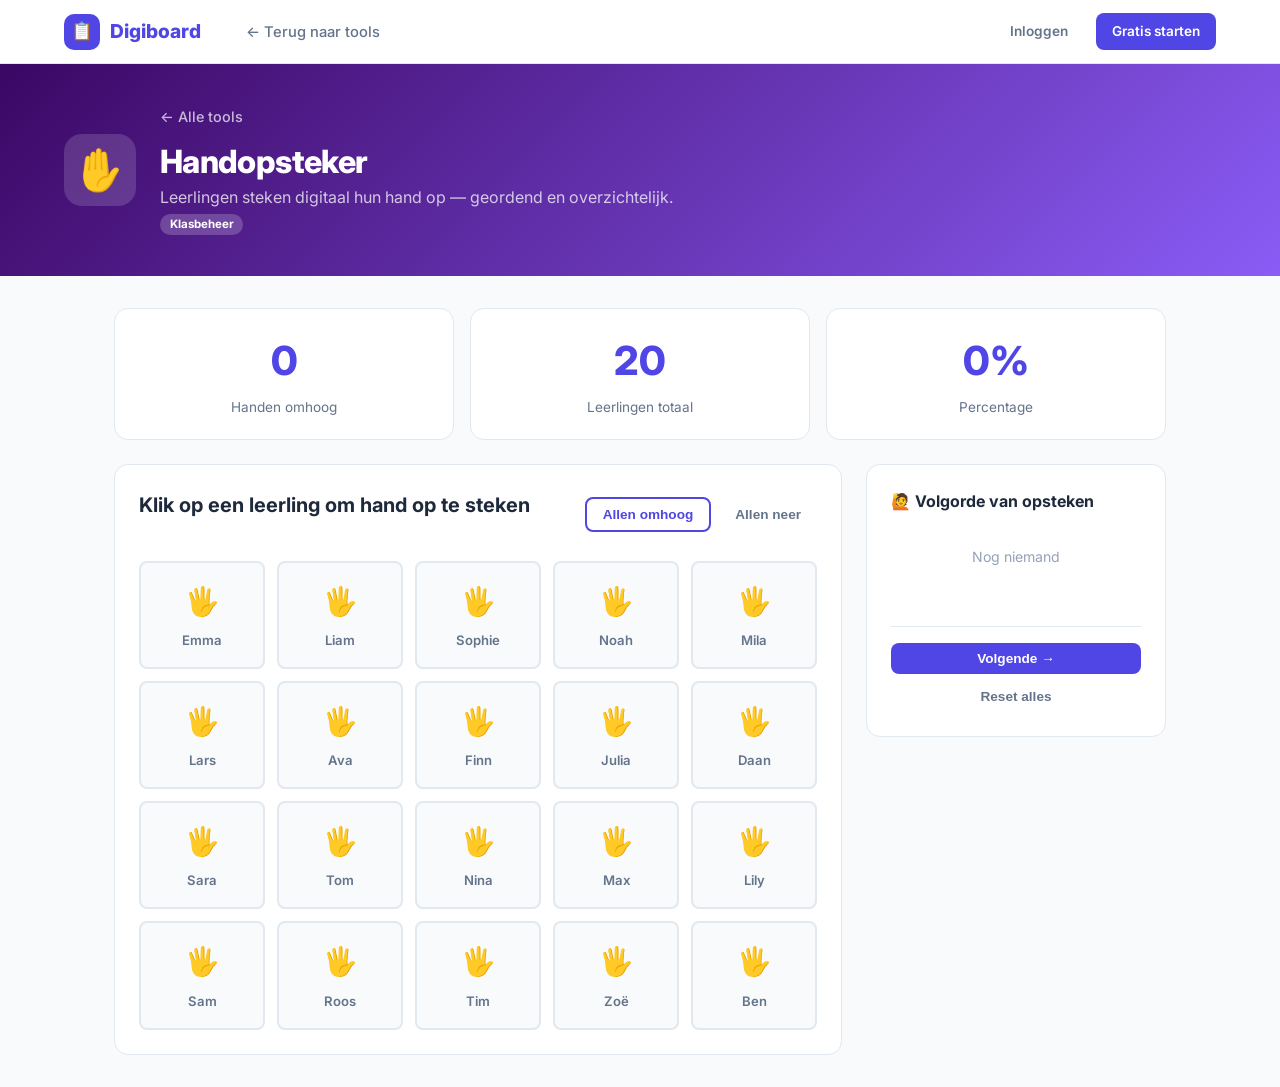
<file: wwwroot/digiboard/tools/hand-raiser.html>
<!DOCTYPE html>
<html lang="nl">
<head>
  <meta charset="UTF-8" />
  <meta name="viewport" content="width=device-width, initial-scale=1.0" />
  <title>Handopsteker — Digiboard</title>
  <link href="https://fonts.googleapis.com/css2?family=Inter:wght@400;500;600;700;800&display=swap" rel="stylesheet">
  <link rel="stylesheet" href="../assets/style.css">
  <style>
    .hr-wrap { max-width: 1100px; margin: 2rem auto; padding: 0 1.5rem; }
    .hr-stats { display: grid; grid-template-columns: repeat(3,1fr); gap: 1rem; margin-bottom: 1.5rem; }
    .stat-card { background: #fff; border: 1px solid var(--border); border-radius: var(--radius); padding: 1.25rem; text-align: center; }
    .stat-num { font-size: 2.5rem; font-weight: 800; color: var(--primary); }
    .stat-label { font-size: .85rem; color: var(--text-muted); margin-top: .25rem; }
    .hr-main { display: grid; grid-template-columns: 1fr 300px; gap: 1.5rem; }
    .hands-grid { background: #fff; border: 1px solid var(--border); border-radius: var(--radius); padding: 1.5rem; }
    .hands-grid h3 { margin-bottom: 1.25rem; }
    .grid { display: grid; grid-template-columns: repeat(auto-fill, minmax(120px, 1fr)); gap: .75rem; }
    .student-btn {
      border: 2px solid var(--border);
      border-radius: var(--radius-sm);
      padding: 1rem .75rem;
      background: var(--bg);
      cursor: pointer;
      text-align: center;
      transition: all .2s;
      display: flex; flex-direction: column; align-items: center; gap: .4rem;
      position: relative;
    }
    .student-btn .hand-icon { font-size: 1.75rem; transition: transform .2s; }
    .student-btn .s-name { font-size: .82rem; font-weight: 600; color: var(--text-muted); }
    .student-btn.raised {
      border-color: var(--warning);
      background: #fffbeb;
      animation: pop-in .25s cubic-bezier(.34,1.56,.64,1);
    }
    .student-btn.raised .hand-icon { transform: translateY(-4px); }
    .student-btn.raised .s-name { color: var(--warning); }
    .student-btn .order-badge {
      position: absolute;
      top: -8px; right: -8px;
      width: 22px; height: 22px;
      background: var(--warning);
      color: #fff;
      border-radius: 50%;
      font-size: .72rem;
      font-weight: 800;
      display: flex; align-items: center; justify-content: center;
      display: none;
    }
    .student-btn.raised .order-badge { display: flex; }
    @keyframes pop-in { from { transform: scale(.85); } to { transform: scale(1); } }
    .sidebar { background: #fff; border: 1px solid var(--border); border-radius: var(--radius); padding: 1.5rem; height: fit-content; }
    .sidebar h3 { margin-bottom: 1rem; font-size: 1rem; }
    .queue-list { list-style: none; display: flex; flex-direction: column; gap: .4rem; min-height: 80px; }
    .queue-item {
      display: flex; align-items: center; gap: .6rem;
      padding: .6rem .85rem; border-radius: 8px;
      background: var(--bg); font-size: .9rem; font-weight: 600;
    }
    .queue-num { width: 22px; height: 22px; border-radius: 50%; background: var(--warning); color: #fff; font-size: .72rem; font-weight: 800; display: flex; align-items: center; justify-content: center; }
  </style>
</head>
<body>
<nav class="nav">
  <div class="nav-inner">
    <a href="../index.html" class="nav-logo"><div class="nav-logo-icon">📋</div>Digiboard</a>
    <ul class="nav-links"><li><a href="../index.html#tools">← Terug naar tools</a></li></ul>
    <div class="nav-actions"><a href="#" class="btn btn-ghost btn-sm">Inloggen</a><a href="#" class="btn btn-primary btn-sm">Gratis starten</a></div>
  </div>
</nav>
<div class="tool-page-header" style="background:linear-gradient(135deg,#3b0764,#8B5CF6)">
  <div class="tool-page-header-inner">
    <div class="tool-page-icon">✋</div>
    <div class="tool-page-meta">
      <a href="../index.html#tools" class="tool-back">← Alle tools</a>
      <h1>Handopsteker</h1>
      <p>Leerlingen steken digitaal hun hand op — geordend en overzichtelijk.</p>
      <span class="tool-badge">Klasbeheer</span>
    </div>
  </div>
</div>
<div class="hr-wrap">
  <div class="hr-stats">
    <div class="stat-card">
      <div class="stat-num" id="totalCount">0</div>
      <div class="stat-label">Handen omhoog</div>
    </div>
    <div class="stat-card">
      <div class="stat-num" id="totalStudents">20</div>
      <div class="stat-label">Leerlingen totaal</div>
    </div>
    <div class="stat-card">
      <div class="stat-num" id="pctCount">0%</div>
      <div class="stat-label">Percentage</div>
    </div>
  </div>
  <div class="hr-main">
    <div class="hands-grid">
      <div style="display:flex;align-items:center;justify-content:space-between;margin-bottom:1.25rem">
        <h3>Klik op een leerling om hand op te steken</h3>
        <div style="display:flex;gap:.5rem">
          <button class="btn btn-outline btn-sm" onclick="raiseAll()">Allen omhoog</button>
          <button class="btn btn-ghost btn-sm" onclick="lowerAll()">Allen neer</button>
        </div>
      </div>
      <div class="grid" id="studentsGrid"></div>
    </div>
    <div class="sidebar">
      <h3>🙋 Volgorde van opsteken</h3>
      <ul class="queue-list" id="queueList">
        <li style="color:var(--text-light);font-size:.88rem;text-align:center;padding:1rem 0">Nog niemand</li>
      </ul>
      <div style="margin-top:1rem;border-top:1px solid var(--border);padding-top:1rem">
        <button class="btn btn-primary btn-sm" style="width:100%;justify-content:center" onclick="nextStudent()">Volgende →</button>
        <button class="btn btn-ghost btn-sm" style="width:100%;justify-content:center;margin-top:.4rem" onclick="lowerAll()">Reset alles</button>
      </div>
    </div>
  </div>
</div>
<script>
const names = ['Emma','Liam','Sophie','Noah','Mila','Lars','Ava','Finn','Julia','Daan','Sara','Tom','Nina','Max','Lily','Sam','Roos','Tim','Zoë','Ben'];
let order = [], orderCounters = {};

function buildGrid() {
  const grid = document.getElementById('studentsGrid');
  grid.innerHTML = '';
  names.forEach(name => {
    const btn = document.createElement('div');
    btn.className = 'student-btn';
    btn.id = 'btn-' + name;
    btn.innerHTML = `<div class="hand-icon">🖐️</div><div class="s-name">${name}</div><div class="order-badge" id="badge-${name}"></div>`;
    btn.onclick = () => toggleHand(name);
    grid.appendChild(btn);
  });
  document.getElementById('totalStudents').textContent = names.length;
}
function toggleHand(name) {
  const btn = document.getElementById('btn-' + name);
  if (btn.classList.contains('raised')) {
    btn.classList.remove('raised');
    order = order.filter(n => n !== name);
  } else {
    btn.classList.add('raised');
    order.push(name);
    document.getElementById('badge-' + name).textContent = order.length;
  }
  updateStats(); updateQueue();
}
function raiseAll() { names.forEach(n => { const b = document.getElementById('btn-'+n); if(!b.classList.contains('raised')){ b.classList.add('raised'); order.push(n); document.getElementById('badge-'+n).textContent=order.length; } }); updateStats(); updateQueue(); }
function lowerAll() { names.forEach(n => document.getElementById('btn-'+n).classList.remove('raised')); order = []; updateStats(); updateQueue(); }
function nextStudent() { if(order.length===0) return; const first = order.shift(); document.getElementById('btn-'+first).classList.remove('raised'); updateStats(); updateQueue(); }
function updateStats() {
  const raised = document.querySelectorAll('.student-btn.raised').length;
  document.getElementById('totalCount').textContent = raised;
  document.getElementById('pctCount').textContent = Math.round(raised/names.length*100) + '%';
}
function updateQueue() {
  const list = document.getElementById('queueList');
  if (order.length === 0) { list.innerHTML = '<li style="color:var(--text-light);font-size:.88rem;text-align:center;padding:1rem 0">Nog niemand</li>'; return; }
  list.innerHTML = order.map((n,i) => `<li class="queue-item"><div class="queue-num">${i+1}</div>${n}</li>`).join('');
}
buildGrid();
</script>
</body>
</html>
</file>
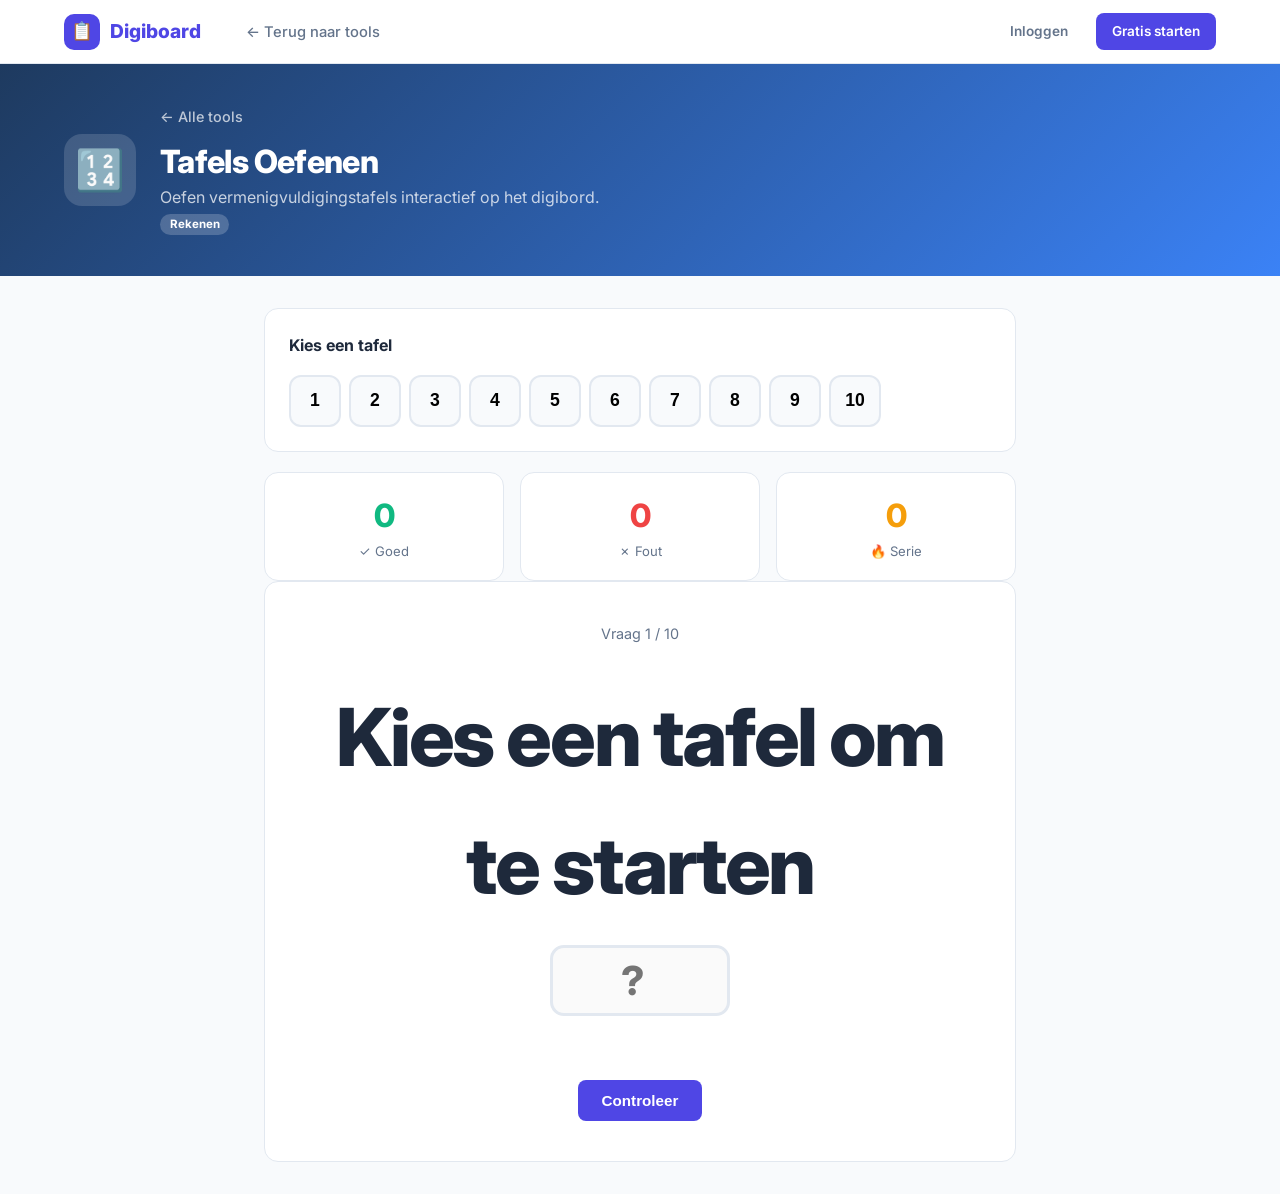
<file: wwwroot/digiboard/tools/multiplication.html>
<!DOCTYPE html>
<html lang="nl">
<head>
  <meta charset="UTF-8" />
  <meta name="viewport" content="width=device-width, initial-scale=1.0" />
  <title>Tafels Oefenen — Digiboard</title>
  <link href="https://fonts.googleapis.com/css2?family=Inter:wght@400;500;600;700;800&display=swap" rel="stylesheet">
  <link rel="stylesheet" href="../assets/style.css">
  <style>
    .mult-wrap { max-width: 800px; margin: 2rem auto; padding: 0 1.5rem; }
    .table-selector { background:#fff; border:1px solid var(--border); border-radius:var(--radius); padding:1.5rem; margin-bottom:1.25rem; }
    .table-selector h3 { margin-bottom:1rem; font-size:1rem; }
    .table-btns { display:flex; gap:.5rem; flex-wrap:wrap; }
    .table-btn { width:52px; height:52px; border-radius:12px; border:2px solid var(--border); background:var(--bg); font-size:1.1rem; font-weight:800; cursor:pointer; transition:all .15s; }
    .table-btn:hover { border-color:var(--primary); color:var(--primary); }
    .table-btn.active { background:var(--primary); color:#fff; border-color:var(--primary); }
    .quiz-card { background:#fff; border:1px solid var(--border); border-radius:var(--radius); padding:2.5rem; text-align:center; margin-bottom:1.25rem; }
    .question { font-size:clamp(2.5rem,8vw,5rem); font-weight:800; color:var(--text); margin:1rem 0; letter-spacing:-.03em; }
    .answer-input { font-size:2.5rem; font-weight:800; text-align:center; border:3px solid var(--border); border-radius:var(--radius); padding:.5rem 1rem; width:180px; outline:none; font-family:var(--font); transition:border-color .2s; }
    .answer-input:focus { border-color:var(--primary); }
    .answer-input.correct { border-color:var(--accent); background:#f0fdf4; color:var(--accent); }
    .answer-input.wrong { border-color:var(--danger); background:#fff5f5; color:var(--danger); animation:shake .3s; }
    @keyframes shake { 0%,100%{transform:translateX(0)} 25%{transform:translateX(-8px)} 75%{transform:translateX(8px)} }
    .feedback { font-size:1.4rem; font-weight:800; height:2.5rem; display:flex; align-items:center; justify-content:center; margin:.75rem 0; }
    .score-bar { display:grid; grid-template-columns:repeat(3,1fr); gap:1rem; }
    .score-item { background:#fff; border:1px solid var(--border); border-radius:var(--radius); padding:1.1rem; text-align:center; }
    .score-num { font-size:2rem; font-weight:800; }
    .score-label { font-size:.82rem; color:var(--text-muted); }
    .progress-dots { display:flex; gap:.4rem; justify-content:center; flex-wrap:wrap; margin:.75rem 0; }
    .dot { width:14px; height:14px; border-radius:50%; background:var(--border); transition:background .2s; }
    .dot.ok { background:var(--accent); }
    .dot.err { background:var(--danger); }
  </style>
</head>
<body>
<nav class="nav">
  <div class="nav-inner">
    <a href="../index.html" class="nav-logo"><div class="nav-logo-icon">📋</div>Digiboard</a>
    <ul class="nav-links"><li><a href="../index.html#tools">← Terug naar tools</a></li></ul>
    <div class="nav-actions"><a href="#" class="btn btn-ghost btn-sm">Inloggen</a><a href="#" class="btn btn-primary btn-sm">Gratis starten</a></div>
  </div>
</nav>
<div class="tool-page-header" style="background:linear-gradient(135deg,#1e3a5f,#3B82F6)">
  <div class="tool-page-header-inner">
    <div class="tool-page-icon">🔢</div>
    <div class="tool-page-meta">
      <a href="../index.html#tools" class="tool-back">← Alle tools</a>
      <h1>Tafels Oefenen</h1>
      <p>Oefen vermenigvuldigingstafels interactief op het digibord.</p>
      <span class="tool-badge">Rekenen</span>
    </div>
  </div>
</div>
<div class="mult-wrap">
  <div class="table-selector">
    <h3>Kies een tafel</h3>
    <div class="table-btns" id="tableBtns"></div>
  </div>
  <div class="score-bar">
    <div class="score-item"><div class="score-num" id="scoreGood" style="color:var(--accent)">0</div><div class="score-label">✓ Goed</div></div>
    <div class="score-item"><div class="score-num" id="scoreWrong" style="color:var(--danger)">0</div><div class="score-label">✗ Fout</div></div>
    <div class="score-item"><div class="score-num" id="scoreStreak" style="color:var(--warning)">0</div><div class="score-label">🔥 Serie</div></div>
  </div>
  <div class="quiz-card" id="quizCard">
    <div style="font-size:.9rem;color:var(--text-muted);margin-bottom:.5rem" id="qNum">Vraag 1 / 10</div>
    <div class="progress-dots" id="dots"></div>
    <div class="question" id="question">Kies een tafel om te starten</div>
    <input class="answer-input" id="answerInput" type="number" placeholder="?" onkeydown="if(event.key==='Enter')checkAnswer()" disabled />
    <div class="feedback" id="feedback"></div>
    <div style="display:flex;gap:.75rem;justify-content:center;flex-wrap:wrap">
      <button class="btn btn-primary" id="checkBtn" onclick="checkAnswer()" disabled>Controleer</button>
      <button class="btn btn-ghost" onclick="nextQ()" id="nextBtn" style="display:none">Volgende →</button>
    </div>
  </div>
</div>
<script>
let selectedTable = null, questions = [], qi = 0, good = 0, wrong = 0, streak = 0, results = [];

for(let i=1;i<=10;i++){
  const btn=document.createElement('button');
  btn.className='table-btn'; btn.textContent=i;
  btn.onclick=()=>startTable(i,btn);
  document.getElementById('tableBtns').appendChild(btn);
}

function startTable(n, btn) {
  selectedTable=n;
  document.querySelectorAll('.table-btn').forEach(b=>b.classList.remove('active'));
  btn.classList.add('active');
  questions=[];
  for(let i=1;i<=10;i++) questions.push({a:n,b:i,ans:n*i});
  questions.sort(()=>Math.random()-.5);
  qi=0; good=0; wrong=0; streak=0; results=[];
  updateScores();
  buildDots();
  showQ();
}
function buildDots() {
  const d=document.getElementById('dots');
  d.innerHTML=questions.map((_,i)=>`<div class="dot" id="dot${i}"></div>`).join('');
}
function showQ() {
  if(qi>=questions.length){ endGame(); return; }
  const q=questions[qi];
  document.getElementById('qNum').textContent=`Vraag ${qi+1} / ${questions.length}`;
  document.getElementById('question').textContent=`${q.a} × ${q.b} = ?`;
  const inp=document.getElementById('answerInput');
  inp.value=''; inp.className='answer-input'; inp.disabled=false; inp.focus();
  document.getElementById('feedback').textContent='';
  document.getElementById('checkBtn').disabled=false;
  document.getElementById('nextBtn').style.display='none';
}
function checkAnswer() {
  const inp=document.getElementById('answerInput');
  const val=parseInt(inp.value);
  const correct=questions[qi].ans;
  if(isNaN(val)) return;
  inp.disabled=true;
  document.getElementById('checkBtn').disabled=true;
  document.getElementById('nextBtn').style.display='inline-flex';
  if(val===correct){
    inp.classList.add('correct'); good++; streak++;
    document.getElementById('feedback').textContent='✓ Goed zo!';
    document.getElementById('feedback').style.color='var(--accent)';
    document.getElementById('dot'+qi).classList.add('ok');
  } else {
    inp.classList.add('wrong'); wrong++; streak=0;
    document.getElementById('feedback').textContent=`✗ Het was ${correct}`;
    document.getElementById('feedback').style.color='var(--danger)';
    document.getElementById('dot'+qi).classList.add('err');
  }
  updateScores();
}
function nextQ() { qi++; showQ(); }
function updateScores() {
  document.getElementById('scoreGood').textContent=good;
  document.getElementById('scoreWrong').textContent=wrong;
  document.getElementById('scoreStreak').textContent=streak;
}
function endGame() {
  document.getElementById('question').textContent='🎉 Klaar!';
  document.getElementById('answerInput').style.display='none';
  document.getElementById('checkBtn').style.display='none';
  document.getElementById('nextBtn').style.display='none';
  document.getElementById('qNum').textContent=`Score: ${good} / ${questions.length}`;
  document.getElementById('feedback').textContent=good===questions.length?'Perfect! 🌟':`Goed gedaan — probeer de tafel nogmaals!`;
  document.getElementById('feedback').style.color='var(--primary)';
}
</script>
</body>
</html>
</file>
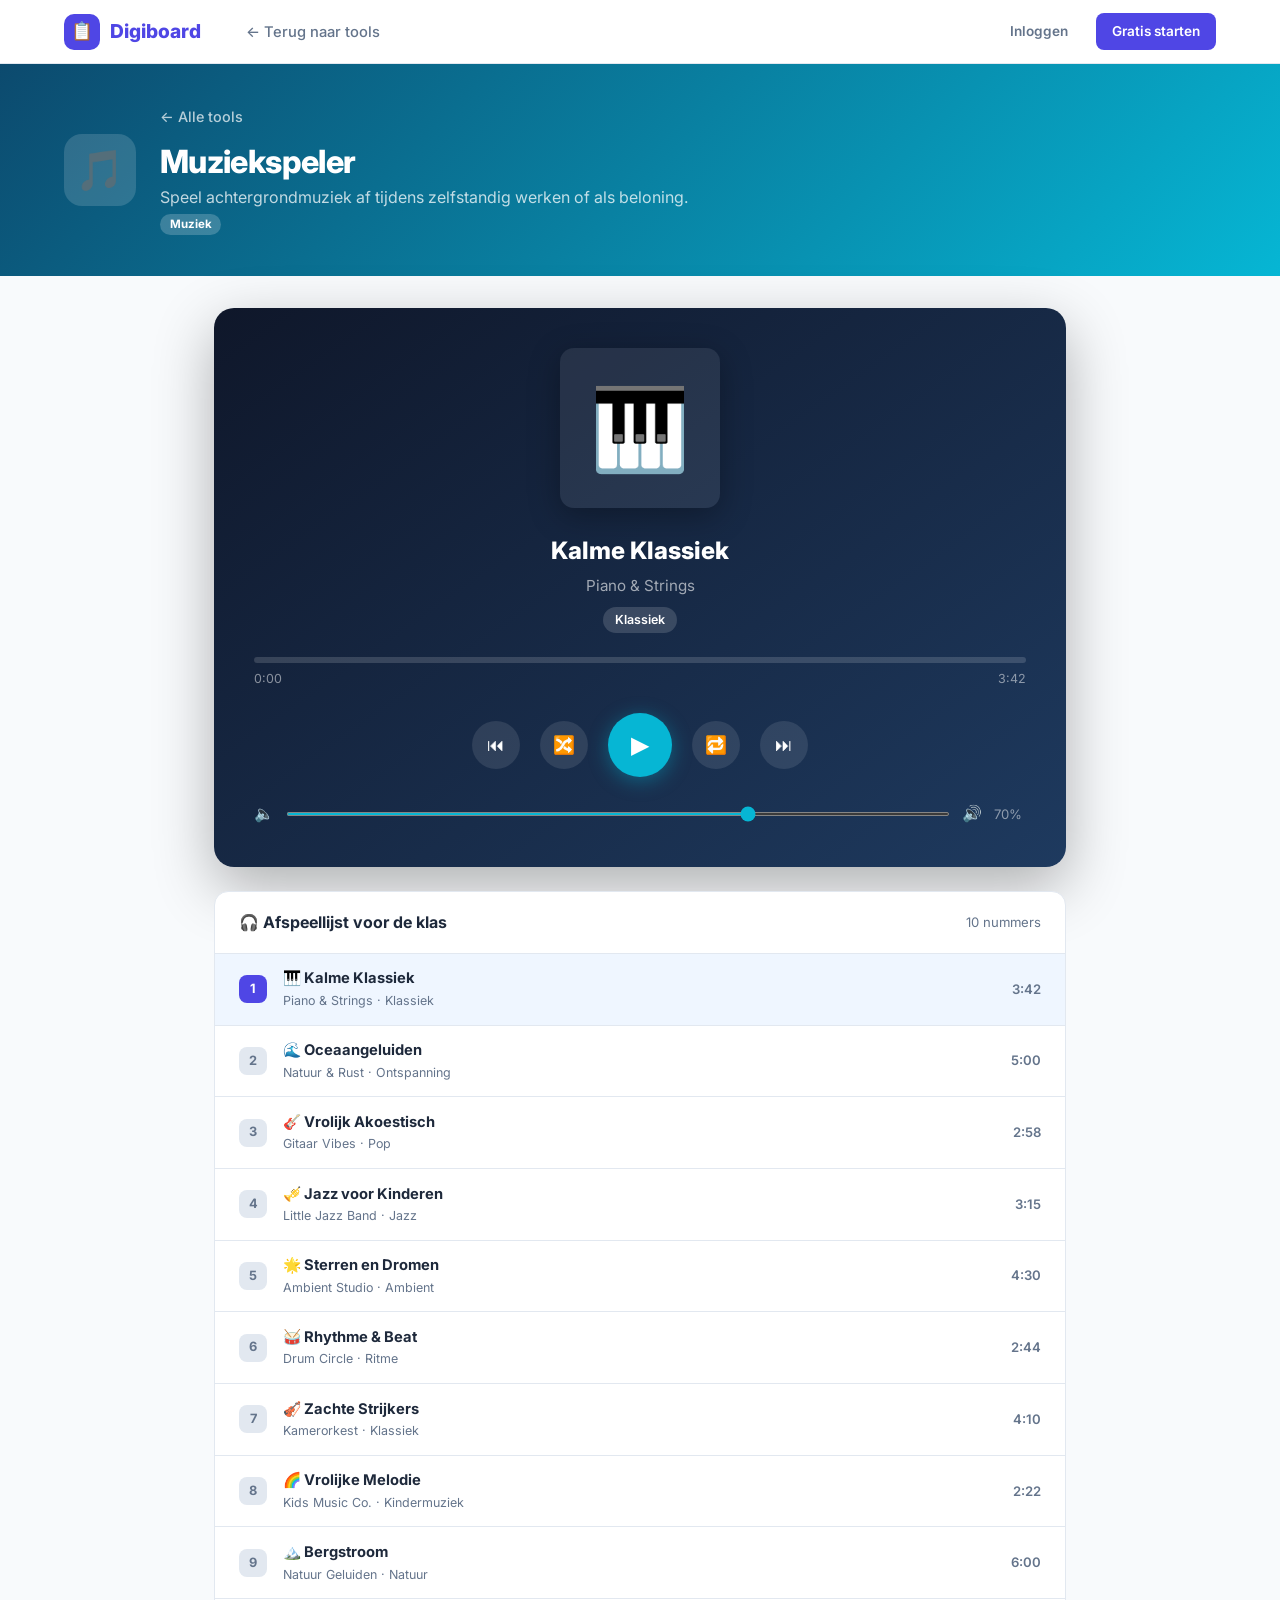
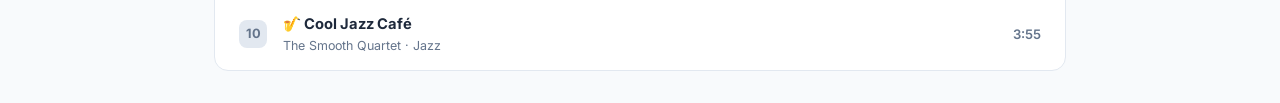
<file: wwwroot/digiboard/tools/music-player.html>
<!DOCTYPE html>
<html lang="nl">
<head>
  <meta charset="UTF-8" />
  <meta name="viewport" content="width=device-width, initial-scale=1.0" />
  <title>Muziekspeler — Digiboard</title>
  <link href="https://fonts.googleapis.com/css2?family=Inter:wght@400;500;600;700;800&display=swap" rel="stylesheet">
  <link rel="stylesheet" href="../assets/style.css">
  <style>
    .music-wrap { max-width: 900px; margin: 2rem auto; padding: 0 1.5rem; }
    .player-card {
      background: linear-gradient(145deg, #0f172a, #1e3a5f);
      border-radius: var(--radius-lg); padding: 2.5rem;
      color: #fff; margin-bottom: 1.5rem;
      box-shadow: 0 20px 60px rgba(0,0,0,.3);
    }
    .album-art {
      width: 160px; height: 160px; border-radius: var(--radius);
      display: flex; align-items: center; justify-content: center;
      font-size: 5rem; margin: 0 auto 1.5rem;
      background: rgba(255,255,255,.08);
      box-shadow: 0 8px 32px rgba(0,0,0,.3);
    }
    .album-art.spinning { animation: spin 8s linear infinite; }
    @keyframes spin { to { transform: rotate(360deg); } }
    .track-info { text-align: center; margin-bottom: 1.5rem; }
    .track-title { font-size: 1.5rem; font-weight: 800; }
    .track-artist { color: rgba(255,255,255,.6); font-size: .95rem; margin-top: .25rem; }
    .track-category {
      display: inline-block; margin-top: .5rem;
      background: rgba(255,255,255,.15); border-radius: 100px;
      padding: .2rem .75rem; font-size: .78rem; font-weight: 600;
    }
    .progress-area { margin-bottom: 1.5rem; }
    .progress-bar-wrap { background: rgba(255,255,255,.15); border-radius: 100px; height: 6px; cursor: pointer; position: relative; }
    .progress-fill { height: 100%; border-radius: 100px; background: #06B6D4; transition: width .3s; }
    .progress-times { display: flex; justify-content: space-between; font-size: .78rem; color: rgba(255,255,255,.5); margin-top: .4rem; }
    .controls { display: flex; align-items: center; justify-content: center; gap: 1.25rem; margin-bottom: 1.5rem; }
    .ctrl-btn {
      width: 48px; height: 48px; border-radius: 50%;
      border: none; cursor: pointer;
      display: flex; align-items: center; justify-content: center;
      font-size: 1.1rem; transition: all .15s;
      background: rgba(255,255,255,.1); color: #fff;
    }
    .ctrl-btn:hover { background: rgba(255,255,255,.2); transform: scale(1.08); }
    .ctrl-btn.play {
      width: 64px; height: 64px; font-size: 1.5rem;
      background: #06B6D4; box-shadow: 0 4px 20px rgba(6,182,212,.4);
    }
    .ctrl-btn.play:hover { background: #0891b2; }
    .volume-row { display: flex; align-items: center; gap: .75rem; }
    .volume-row span { font-size: 1rem; }
    input[type=range].vol { flex: 1; accent-color: #06B6D4; height: 4px; }
    .playlist-card { background: #fff; border: 1px solid var(--border); border-radius: var(--radius); overflow: hidden; }
    .playlist-header { padding: 1.1rem 1.5rem; border-bottom: 1px solid var(--border); display: flex; align-items: center; justify-content: space-between; }
    .playlist-header h3 { font-size: 1rem; }
    .playlist-item {
      display: flex; align-items: center; gap: 1rem;
      padding: .85rem 1.5rem; cursor: pointer;
      transition: background .15s; border-bottom: 1px solid var(--border);
    }
    .playlist-item:last-child { border-bottom: none; }
    .playlist-item:hover { background: var(--bg); }
    .playlist-item.active { background: #eff6ff; }
    .playlist-num { width: 28px; height: 28px; border-radius: 8px; display: flex; align-items: center; justify-content: center; font-size: .8rem; font-weight: 700; background: var(--border); color: var(--text-muted); flex-shrink: 0; }
    .playlist-item.active .playlist-num { background: var(--primary); color: #fff; }
    .playlist-info { flex: 1; }
    .playlist-name { font-size: .92rem; font-weight: 700; color: var(--text); }
    .playlist-meta { font-size: .78rem; color: var(--text-muted); }
    .playlist-dur { font-size: .82rem; font-weight: 600; color: var(--text-muted); }
    .bars { display: flex; gap: 2px; align-items: flex-end; height: 16px; }
    .bar-anim { width: 3px; border-radius: 2px; background: var(--primary); animation: bar-bounce .6s ease-in-out infinite alternate; }
    .bar-anim:nth-child(2) { animation-delay: .2s; }
    .bar-anim:nth-child(3) { animation-delay: .4s; }
    @keyframes bar-bounce { from { height: 4px; } to { height: 14px; } }
  </style>
</head>
<body>
<nav class="nav">
  <div class="nav-inner">
    <a href="../index.html" class="nav-logo"><div class="nav-logo-icon">📋</div>Digiboard</a>
    <ul class="nav-links"><li><a href="../index.html#tools">← Terug naar tools</a></li></ul>
    <div class="nav-actions"><a href="#" class="btn btn-ghost btn-sm">Inloggen</a><a href="#" class="btn btn-primary btn-sm">Gratis starten</a></div>
  </div>
</nav>
<div class="tool-page-header" style="background:linear-gradient(135deg,#0c4a6e,#06B6D4)">
  <div class="tool-page-header-inner">
    <div class="tool-page-icon">🎵</div>
    <div class="tool-page-meta">
      <a href="../index.html#tools" class="tool-back">← Alle tools</a>
      <h1>Muziekspeler</h1>
      <p>Speel achtergrondmuziek af tijdens zelfstandig werken of als beloning.</p>
      <span class="tool-badge">Muziek</span>
    </div>
  </div>
</div>
<div class="music-wrap">
  <div class="player-card">
    <div class="album-art" id="albumArt">🎵</div>
    <div class="track-info">
      <div class="track-title" id="trackTitle">Kies een nummer</div>
      <div class="track-artist" id="trackArtist">uit de afspeellijst →</div>
      <span class="track-category" id="trackCat">Muziek</span>
    </div>
    <div class="progress-area">
      <div class="progress-bar-wrap" onclick="seek(event)">
        <div class="progress-fill" id="progressFill" style="width:0%"></div>
      </div>
      <div class="progress-times">
        <span id="currentTime">0:00</span>
        <span id="totalTime">0:00</span>
      </div>
    </div>
    <div class="controls">
      <button class="ctrl-btn" onclick="prevTrack()" title="Vorige">⏮</button>
      <button class="ctrl-btn" onclick="toggleShuffle()" id="shuffleBtn" title="Shuffle">🔀</button>
      <button class="ctrl-btn play" onclick="togglePlay()" id="playBtn">▶</button>
      <button class="ctrl-btn" onclick="toggleRepeat()" id="repeatBtn" title="Herhalen">🔁</button>
      <button class="ctrl-btn" onclick="nextTrack()" title="Volgende">⏭</button>
    </div>
    <div class="volume-row">
      <span>🔈</span>
      <input type="range" class="vol" id="volSlider" min="0" max="100" value="70" oninput="setVol(this.value)" />
      <span>🔊</span>
      <span style="font-size:.82rem;color:rgba(255,255,255,.5);min-width:32px" id="volLabel">70%</span>
    </div>
  </div>

  <div class="playlist-card">
    <div class="playlist-header">
      <h3>🎧 Afspeellijst voor de klas</h3>
      <span style="font-size:.82rem;color:var(--text-muted)">10 nummers</span>
    </div>
    <div id="playlist"></div>
  </div>
</div>

<script>
const tracks = [
  {emoji:'🎹',title:'Kalme Klassiek',artist:'Piano & Strings',cat:'Klassiek',dur:'3:42'},
  {emoji:'🌊',title:'Oceaangeluiden',artist:'Natuur & Rust',cat:'Ontspanning',dur:'5:00'},
  {emoji:'🎸',title:'Vrolijk Akoestisch',artist:'Gitaar Vibes',cat:'Pop',dur:'2:58'},
  {emoji:'🎺',title:'Jazz voor Kinderen',artist:'Little Jazz Band',cat:'Jazz',dur:'3:15'},
  {emoji:'🌟',title:'Sterren en Dromen',artist:'Ambient Studio',cat:'Ambient',dur:'4:30'},
  {emoji:'🥁',title:'Rhythme & Beat',artist:'Drum Circle',cat:'Ritme',dur:'2:44'},
  {emoji:'🎻',title:'Zachte Strijkers',artist:'Kamerorkest',cat:'Klassiek',dur:'4:10'},
  {emoji:'🌈',title:'Vrolijke Melodie',artist:'Kids Music Co.',cat:'Kindermuziek',dur:'2:22'},
  {emoji:'🏔️',title:'Bergstroom',artist:'Natuur Geluiden',cat:'Natuur',dur:'6:00'},
  {emoji:'🎷',title:'Cool Jazz Café',artist:'The Smooth Quartet',cat:'Jazz',dur:'3:55'},
];

let currentIdx = 0, playing = false, elapsed = 0, interval = null, shuffle = false, repeat = false;

function buildPlaylist() {
  const pl = document.getElementById('playlist');
  pl.innerHTML = tracks.map((t,i) => `
    <div class="playlist-item ${i===currentIdx?'active':''}" id="pi${i}" onclick="selectTrack(${i})">
      <div class="playlist-num" id="pn${i}">${i===currentIdx&&playing?`<div class="bars"><div class="bar-anim"></div><div class="bar-anim"></div><div class="bar-anim"></div></div>`:i+1}</div>
      <div class="playlist-info">
        <div class="playlist-name">${t.emoji} ${t.title}</div>
        <div class="playlist-meta">${t.artist} · ${t.cat}</div>
      </div>
      <div class="playlist-dur">${t.dur}</div>
    </div>`).join('');
}

function selectTrack(i) {
  currentIdx = i; elapsed = 0;
  const t = tracks[i];
  document.getElementById('albumArt').textContent = t.emoji;
  document.getElementById('trackTitle').textContent = t.title;
  document.getElementById('trackArtist').textContent = t.artist;
  document.getElementById('trackCat').textContent = t.cat;
  const [m,s] = t.dur.split(':').map(Number);
  document.getElementById('totalTime').textContent = t.dur;
  if (playing) startTick(m*60+s);
  buildPlaylist();
}

function togglePlay() {
  playing = !playing;
  document.getElementById('playBtn').textContent = playing ? '⏸' : '▶';
  document.getElementById('albumArt').classList.toggle('spinning', playing);
  const t = tracks[currentIdx];
  const [m,s] = t.dur.split(':').map(Number);
  const total = m*60+s;
  if (playing) startTick(total); else clearInterval(interval);
  buildPlaylist();
}
function startTick(total) {
  clearInterval(interval);
  interval = setInterval(() => {
    elapsed++;
    const pct = Math.min(elapsed/total*100, 100);
    document.getElementById('progressFill').style.width = pct + '%';
    document.getElementById('currentTime').textContent = fmt(elapsed);
    if (elapsed >= total) { elapsed=0; if(repeat){ startTick(total); } else { nextTrack(); } }
  }, 1000);
}
function prevTrack() { selectTrack((currentIdx-1+tracks.length)%tracks.length); }
function nextTrack() { selectTrack(shuffle ? Math.floor(Math.random()*tracks.length) : (currentIdx+1)%tracks.length); if(!playing){ togglePlay(); } }
function toggleShuffle() { shuffle=!shuffle; document.getElementById('shuffleBtn').style.color=shuffle?'#06B6D4':''; }
function toggleRepeat() { repeat=!repeat; document.getElementById('repeatBtn').style.color=repeat?'#06B6D4':''; }
function setVol(v) { document.getElementById('volLabel').textContent=v+'%'; }
function seek(e) { const rect=e.currentTarget.getBoundingClientRect(); const pct=(e.clientX-rect.left)/rect.width; const t=tracks[currentIdx]; const [m,s]=t.dur.split(':').map(Number); elapsed=Math.floor(pct*(m*60+s)); }
function fmt(s) { return Math.floor(s/60)+':'+(s%60).toString().padStart(2,'0'); }
buildPlaylist(); selectTrack(0);
</script>
</body>
</html>
</file>
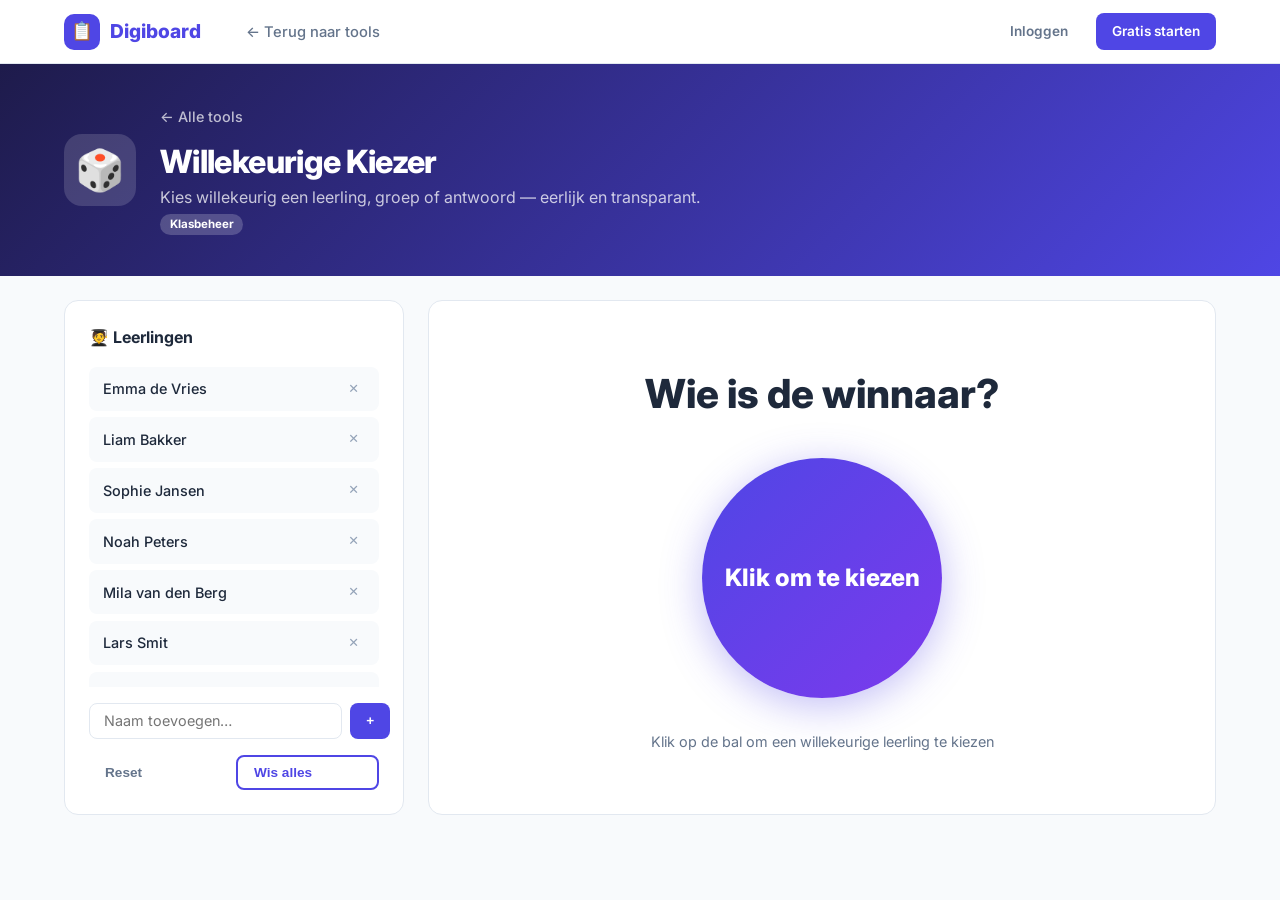
<file: wwwroot/digiboard/tools/random-picker.html>
<!DOCTYPE html>
<html lang="nl">
<head>
  <meta charset="UTF-8" />
  <meta name="viewport" content="width=device-width, initial-scale=1.0" />
  <title>Willekeurige Kiezer — Digiboard</title>
  <link href="https://fonts.googleapis.com/css2?family=Inter:wght@400;500;600;700;800&display=swap" rel="stylesheet">
  <link rel="stylesheet" href="../assets/style.css">
  <style>
    body { background: #F8FAFC; }
    .tool-app {
      display: grid;
      grid-template-columns: 340px 1fr;
      gap: 1.5rem;
      padding: 1.5rem;
      max-width: 1200px;
      margin: 0 auto;
    }
    .sidebar {
      background: #fff;
      border: 1px solid var(--border);
      border-radius: var(--radius);
      padding: 1.5rem;
      height: fit-content;
    }
    .sidebar h3 { margin-bottom: 1rem; font-size: 1rem; }
    .names-list {
      list-style: none;
      display: flex;
      flex-direction: column;
      gap: .4rem;
      margin-bottom: 1rem;
      max-height: 320px;
      overflow-y: auto;
    }
    .names-list li {
      display: flex;
      align-items: center;
      justify-content: space-between;
      padding: .55rem .85rem;
      background: var(--bg);
      border-radius: 8px;
      font-size: .9rem;
      font-weight: 500;
    }
    .names-list li .remove {
      cursor: pointer;
      color: var(--text-light);
      font-size: .8rem;
      padding: .2rem .4rem;
      border-radius: 4px;
      transition: all .15s;
    }
    .names-list li .remove:hover { background: #fee2e2; color: var(--danger); }
    .add-name-row {
      display: flex;
      gap: .5rem;
    }
    .add-name-row input {
      flex: 1;
      border: 1px solid var(--border);
      border-radius: 8px;
      padding: .55rem .85rem;
      font-size: .9rem;
      outline: none;
      font-family: var(--font);
      transition: border-color .15s;
    }
    .add-name-row input:focus { border-color: var(--primary); }
    .picker-main {
      background: #fff;
      border: 1px solid var(--border);
      border-radius: var(--radius);
      min-height: 500px;
      display: flex;
      flex-direction: column;
      align-items: center;
      justify-content: center;
      gap: 2rem;
      padding: 3rem;
      position: relative;
      overflow: hidden;
    }
    .picker-orb {
      width: 240px;
      height: 240px;
      border-radius: 50%;
      background: linear-gradient(135deg, #4F46E5, #7C3AED);
      display: flex;
      align-items: center;
      justify-content: center;
      font-size: 1.5rem;
      font-weight: 800;
      color: #fff;
      text-align: center;
      padding: 1rem;
      box-shadow: 0 8px 40px rgba(79,70,229,.35);
      cursor: pointer;
      transition: transform .15s;
      user-select: none;
    }
    .picker-orb:hover { transform: scale(1.03); }
    .picker-orb.spinning { animation: spin-pulse .6s ease-in-out; }
    @keyframes spin-pulse {
      0%   { transform: scale(1); }
      30%  { transform: scale(.92); }
      60%  { transform: scale(1.08); }
      100% { transform: scale(1); }
    }
    .picker-name {
      font-size: clamp(1.5rem, 4vw, 2.5rem);
      font-weight: 800;
      color: var(--text);
      text-align: center;
      min-height: 3.5rem;
      display: flex;
      align-items: center;
    }
    .picker-hint { color: var(--text-muted); font-size: .9rem; }
    .picked-list {
      position: absolute;
      bottom: 1.5rem;
      right: 1.5rem;
      display: flex;
      gap: .4rem;
      flex-wrap: wrap;
      justify-content: flex-end;
      max-width: 300px;
    }
    .picked-chip {
      background: var(--primary-light);
      color: var(--primary);
      font-size: .75rem;
      font-weight: 600;
      padding: .2rem .65rem;
      border-radius: 100px;
    }
  </style>
</head>
<body>

<nav class="nav">
  <div class="nav-inner">
    <a href="../index.html" class="nav-logo">
      <div class="nav-logo-icon">📋</div>
      Digiboard
    </a>
    <ul class="nav-links">
      <li><a href="../index.html#tools">← Terug naar tools</a></li>
    </ul>
    <div class="nav-actions">
      <a href="#" class="btn btn-ghost btn-sm">Inloggen</a>
      <a href="#" class="btn btn-primary btn-sm">Gratis starten</a>
    </div>
  </div>
</nav>

<div class="tool-page-header">
  <div class="tool-page-header-inner">
    <div class="tool-page-icon">🎲</div>
    <div class="tool-page-meta">
      <a href="../index.html#tools" class="tool-back">← Alle tools</a>
      <h1>Willekeurige Kiezer</h1>
      <p>Kies willekeurig een leerling, groep of antwoord — eerlijk en transparant.</p>
      <span class="tool-badge">Klasbeheer</span>
    </div>
  </div>
</div>

<div class="tool-app">
  <div class="sidebar">
    <h3>🧑‍🎓 Leerlingen</h3>
    <ul class="names-list" id="nameList">
      <li>Emma de Vries <span class="remove" onclick="removeName(this)">✕</span></li>
      <li>Liam Bakker <span class="remove" onclick="removeName(this)">✕</span></li>
      <li>Sophie Jansen <span class="remove" onclick="removeName(this)">✕</span></li>
      <li>Noah Peters <span class="remove" onclick="removeName(this)">✕</span></li>
      <li>Mila van den Berg <span class="remove" onclick="removeName(this)">✕</span></li>
      <li>Lars Smit <span class="remove" onclick="removeName(this)">✕</span></li>
      <li>Ava Visser <span class="remove" onclick="removeName(this)">✕</span></li>
      <li>Finn de Boer <span class="remove" onclick="removeName(this)">✕</span></li>
    </ul>
    <div class="add-name-row">
      <input type="text" id="newName" placeholder="Naam toevoegen…" onkeydown="if(event.key==='Enter')addName()" />
      <button class="btn btn-primary btn-sm" onclick="addName()">+</button>
    </div>
    <div style="margin-top:1rem;display:flex;gap:.5rem;">
      <button class="btn btn-ghost btn-sm" onclick="resetPicked()" style="flex:1">Reset</button>
      <button class="btn btn-outline btn-sm" onclick="clearAll()" style="flex:1">Wis alles</button>
    </div>
  </div>

  <div class="picker-main" id="pickerMain">
    <div class="picker-name" id="pickerName">Wie is de winnaar?</div>
    <div class="picker-orb" id="pickerOrb" onclick="pickRandom()">
      Klik om te kiezen
    </div>
    <div class="picker-hint">Klik op de bal om een willekeurige leerling te kiezen</div>
    <div class="picked-list" id="pickedList"></div>
  </div>
</div>

<script>
  let picked = [];

  function getNames() {
    return [...document.querySelectorAll('#nameList li')].map(li => li.childNodes[0].textContent.trim());
  }
  function pickRandom() {
    const names = getNames().filter(n => !picked.includes(n));
    if (names.length === 0) { alert('Alle leerlingen zijn al gekozen! Druk op Reset.'); return; }
    const orb = document.getElementById('pickerOrb');
    const nameEl = document.getElementById('pickerName');
    orb.classList.remove('spinning');
    void orb.offsetWidth;
    orb.classList.add('spinning');

    let flashes = 0;
    const interval = setInterval(() => {
      const r = names[Math.floor(Math.random() * names.length)];
      nameEl.textContent = r;
      flashes++;
      if (flashes > 14) {
        clearInterval(interval);
        const chosen = names[Math.floor(Math.random() * names.length)];
        nameEl.textContent = chosen;
        picked.push(chosen);
        const chip = document.createElement('span');
        chip.className = 'picked-chip';
        chip.textContent = chosen;
        document.getElementById('pickedList').appendChild(chip);
      }
    }, 80);
  }
  function addName() {
    const input = document.getElementById('newName');
    const name = input.value.trim();
    if (!name) return;
    const li = document.createElement('li');
    li.innerHTML = name + ' <span class="remove" onclick="removeName(this)">✕</span>';
    document.getElementById('nameList').appendChild(li);
    input.value = '';
  }
  function removeName(el) { el.closest('li').remove(); }
  function resetPicked() { picked = []; document.getElementById('pickedList').innerHTML = ''; document.getElementById('pickerName').textContent = 'Wie is de winnaar?'; }
  function clearAll() { document.getElementById('nameList').innerHTML = ''; resetPicked(); }
</script>

</body>
</html>
</file>
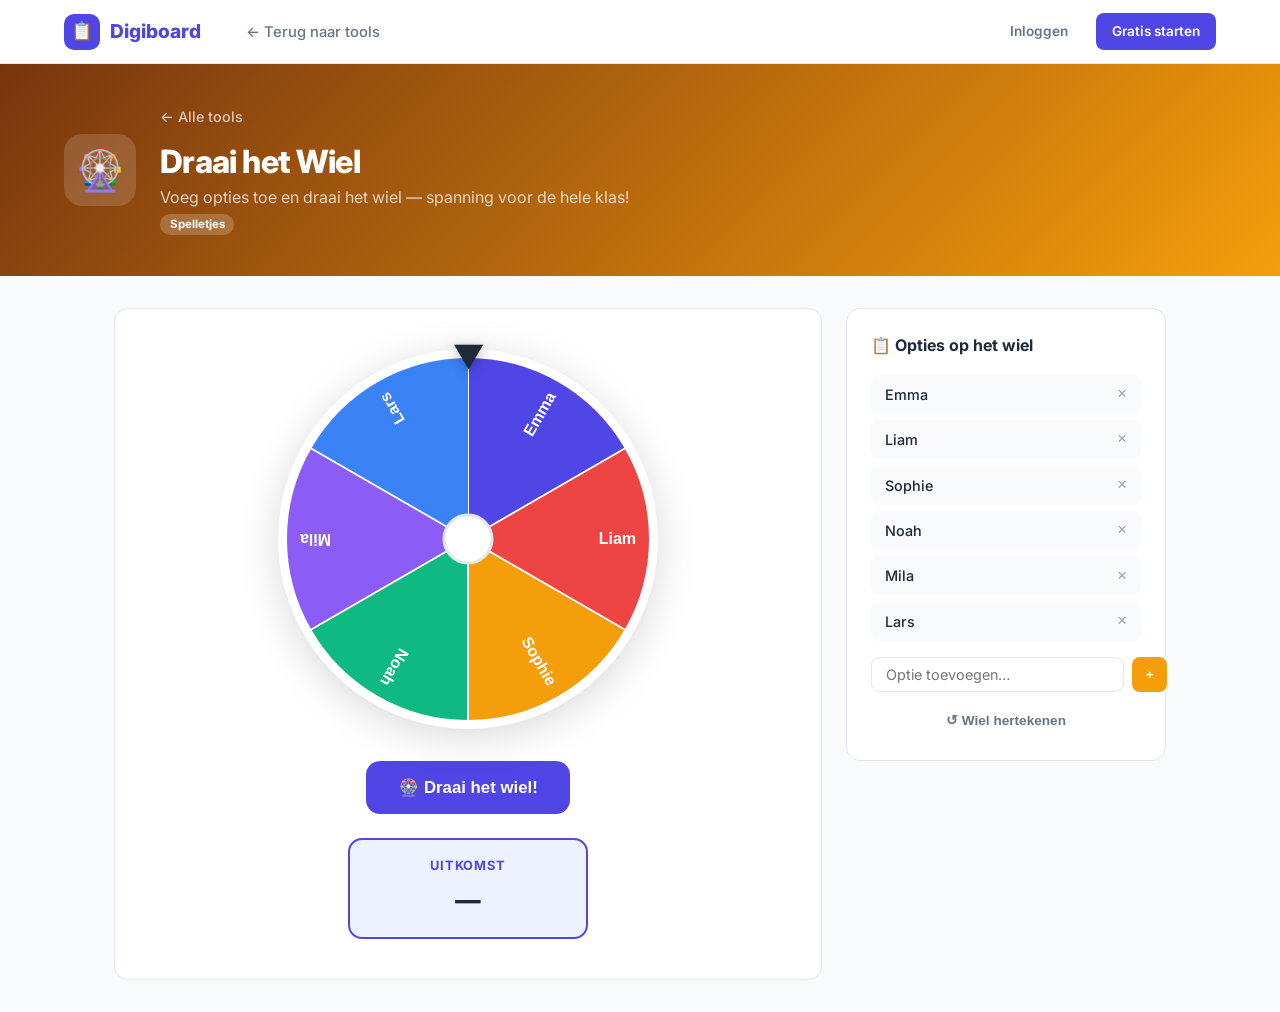
<file: wwwroot/digiboard/tools/spin-wheel.html>
<!DOCTYPE html>
<html lang="nl">
<head>
  <meta charset="UTF-8" />
  <meta name="viewport" content="width=device-width, initial-scale=1.0" />
  <title>Draai het Wiel — Digiboard</title>
  <link href="https://fonts.googleapis.com/css2?family=Inter:wght@400;500;600;700;800&display=swap" rel="stylesheet">
  <link rel="stylesheet" href="../assets/style.css">
  <style>
    .spin-wrap {
      display: grid;
      grid-template-columns: 1fr 320px;
      gap: 1.5rem;
      max-width: 1100px;
      margin: 2rem auto;
      padding: 0 1.5rem;
    }
    .wheel-area {
      background: #fff;
      border: 1px solid var(--border);
      border-radius: var(--radius);
      display: flex;
      flex-direction: column;
      align-items: center;
      justify-content: center;
      padding: 2.5rem;
      gap: 1.5rem;
    }
    .wheel-container { position: relative; }
    canvas { border-radius: 50%; box-shadow: 0 8px 40px rgba(0,0,0,.15); }
    .wheel-pointer {
      position: absolute;
      top: -18px;
      left: 50%;
      transform: translateX(-50%);
      font-size: 2rem;
      filter: drop-shadow(0 3px 6px rgba(0,0,0,.3));
      z-index: 10;
    }
    .result-box {
      background: var(--primary-light);
      border: 2px solid var(--primary);
      border-radius: var(--radius);
      padding: 1rem 2rem;
      text-align: center;
      min-width: 240px;
    }
    .result-box .result-label { font-size: .8rem; font-weight: 700; text-transform: uppercase; letter-spacing: .06em; color: var(--primary); }
    .result-box .result-name { font-size: 1.6rem; font-weight: 800; color: var(--text); margin-top: .25rem; }
    .sidebar {
      background: #fff;
      border: 1px solid var(--border);
      border-radius: var(--radius);
      padding: 1.5rem;
      height: fit-content;
    }
    .sidebar h3 { margin-bottom: 1rem; font-size: 1rem; }
    .items-list { list-style: none; display: flex; flex-direction: column; gap: .4rem; margin-bottom: 1rem; max-height: 340px; overflow-y: auto; }
    .items-list li {
      display: flex; align-items: center; justify-content: space-between;
      padding: .5rem .85rem; background: var(--bg); border-radius: 8px; font-size: .9rem; font-weight: 500;
    }
    .items-list li .rm { cursor: pointer; color: var(--text-light); font-size: .8rem; }
    .items-list li .rm:hover { color: var(--danger); }
    .add-row { display: flex; gap: .5rem; }
    .add-row input {
      flex: 1; border: 1px solid var(--border); border-radius: 8px;
      padding: .5rem .85rem; font-size: .9rem; outline: none; font-family: var(--font);
    }
    .add-row input:focus { border-color: var(--warning); }
  </style>
</head>
<body>
<nav class="nav">
  <div class="nav-inner">
    <a href="../index.html" class="nav-logo"><div class="nav-logo-icon">📋</div>Digiboard</a>
    <ul class="nav-links"><li><a href="../index.html#tools">← Terug naar tools</a></li></ul>
    <div class="nav-actions">
      <a href="#" class="btn btn-ghost btn-sm">Inloggen</a>
      <a href="#" class="btn btn-primary btn-sm">Gratis starten</a>
    </div>
  </div>
</nav>

<div class="tool-page-header" style="background:linear-gradient(135deg,#78350f,#F59E0B)">
  <div class="tool-page-header-inner">
    <div class="tool-page-icon">🎡</div>
    <div class="tool-page-meta">
      <a href="../index.html#tools" class="tool-back">← Alle tools</a>
      <h1>Draai het Wiel</h1>
      <p>Voeg opties toe en draai het wiel — spanning voor de hele klas!</p>
      <span class="tool-badge">Spelletjes</span>
    </div>
  </div>
</div>

<div class="spin-wrap">
  <div class="wheel-area">
    <div class="wheel-container">
      <div class="wheel-pointer">▼</div>
      <canvas id="wheelCanvas" width="380" height="380"></canvas>
    </div>
    <button class="btn btn-primary btn-lg" id="spinBtn" onclick="spin()">🎡 Draai het wiel!</button>
    <div class="result-box" id="resultBox">
      <div class="result-label">Uitkomst</div>
      <div class="result-name" id="resultName">—</div>
    </div>
  </div>

  <div class="sidebar">
    <h3>📋 Opties op het wiel</h3>
    <ul class="items-list" id="itemsList">
      <li>Emma <span class="rm" onclick="removeItem(this)">✕</span></li>
      <li>Liam <span class="rm" onclick="removeItem(this)">✕</span></li>
      <li>Sophie <span class="rm" onclick="removeItem(this)">✕</span></li>
      <li>Noah <span class="rm" onclick="removeItem(this)">✕</span></li>
      <li>Mila <span class="rm" onclick="removeItem(this)">✕</span></li>
      <li>Lars <span class="rm" onclick="removeItem(this)">✕</span></li>
    </ul>
    <div class="add-row">
      <input type="text" id="newItem" placeholder="Optie toevoegen…" onkeydown="if(event.key==='Enter')addItem()" />
      <button class="btn btn-sm" style="background:var(--warning);color:#fff;border:none;border-radius:8px;cursor:pointer;padding:.5rem .85rem;font-weight:700" onclick="addItem()">+</button>
    </div>
    <button class="btn btn-ghost btn-sm" style="width:100%;margin-top:.75rem;justify-content:center" onclick="drawWheel()">↺ Wiel hertekenen</button>
  </div>
</div>

<script>
const COLORS = ['#4F46E5','#EF4444','#F59E0B','#10B981','#8B5CF6','#3B82F6','#EC4899','#F97316','#06B6D4','#84CC16'];
let spinning = false, currentAngle = 0;

function getItems() {
  return [...document.querySelectorAll('#itemsList li')].map(li => li.childNodes[0].textContent.trim());
}
function drawWheel(highlightIdx = -1) {
  const items = getItems();
  if (!items.length) return;
  const canvas = document.getElementById('wheelCanvas');
  const ctx = canvas.getContext('2d');
  const cx = canvas.width / 2, cy = canvas.height / 2, r = cx - 8;
  const arc = (2 * Math.PI) / items.length;
  ctx.clearRect(0, 0, canvas.width, canvas.height);
  items.forEach((item, i) => {
    const start = currentAngle + i * arc - Math.PI/2;
    ctx.beginPath();
    ctx.moveTo(cx, cy);
    ctx.arc(cx, cy, r, start, start + arc);
    ctx.fillStyle = i === highlightIdx ? '#fff' : COLORS[i % COLORS.length];
    ctx.fill();
    ctx.strokeStyle = '#fff';
    ctx.lineWidth = 2;
    ctx.stroke();
    ctx.save();
    ctx.translate(cx, cy);
    ctx.rotate(start + arc / 2);
    ctx.textAlign = 'right';
    ctx.fillStyle = i === highlightIdx ? COLORS[i % COLORS.length] : '#fff';
    ctx.font = 'bold ' + Math.min(16, 200/items.length + 8) + 'px Inter,sans-serif';
    ctx.fillText(item.length > 12 ? item.slice(0,11)+'…' : item, r - 14, 5);
    ctx.restore();
  });
  ctx.beginPath();
  ctx.arc(cx, cy, 24, 0, 2*Math.PI);
  ctx.fillStyle = '#fff';
  ctx.fill();
  ctx.strokeStyle = '#e2e8f0';
  ctx.lineWidth = 3;
  ctx.stroke();
}
function spin() {
  if (spinning) return;
  const items = getItems();
  if (items.length < 2) { alert('Voeg minstens 2 opties toe!'); return; }
  spinning = true;
  document.getElementById('spinBtn').disabled = true;
  document.getElementById('resultName').textContent = '…';
  const extra = Math.PI * 2 * (8 + Math.random() * 6);
  const targetAngle = currentAngle + extra;
  const duration = 4000;
  const start = performance.now();
  const startAngle = currentAngle;
  function step(now) {
    const t = Math.min((now - start) / duration, 1);
    const ease = 1 - Math.pow(1 - t, 4);
    currentAngle = startAngle + extra * ease;
    drawWheel();
    if (t < 1) { requestAnimationFrame(step); return; }
    currentAngle = targetAngle % (2 * Math.PI);
    const arc = (2 * Math.PI) / items.length;
    const normalised = ((-currentAngle % (2*Math.PI)) + 2*Math.PI) % (2*Math.PI);
    const idx = Math.floor(normalised / arc) % items.length;
    drawWheel(idx);
    document.getElementById('resultName').textContent = items[idx];
    spinning = false;
    document.getElementById('spinBtn').disabled = false;
  }
  requestAnimationFrame(step);
}
function addItem() {
  const input = document.getElementById('newItem');
  const val = input.value.trim();
  if (!val) return;
  const li = document.createElement('li');
  li.innerHTML = val + ' <span class="rm" onclick="removeItem(this)">✕</span>';
  document.getElementById('itemsList').appendChild(li);
  input.value = '';
  drawWheel();
}
function removeItem(el) { el.closest('li').remove(); drawWheel(); }
drawWheel();
</script>
</body>
</html>
</file>
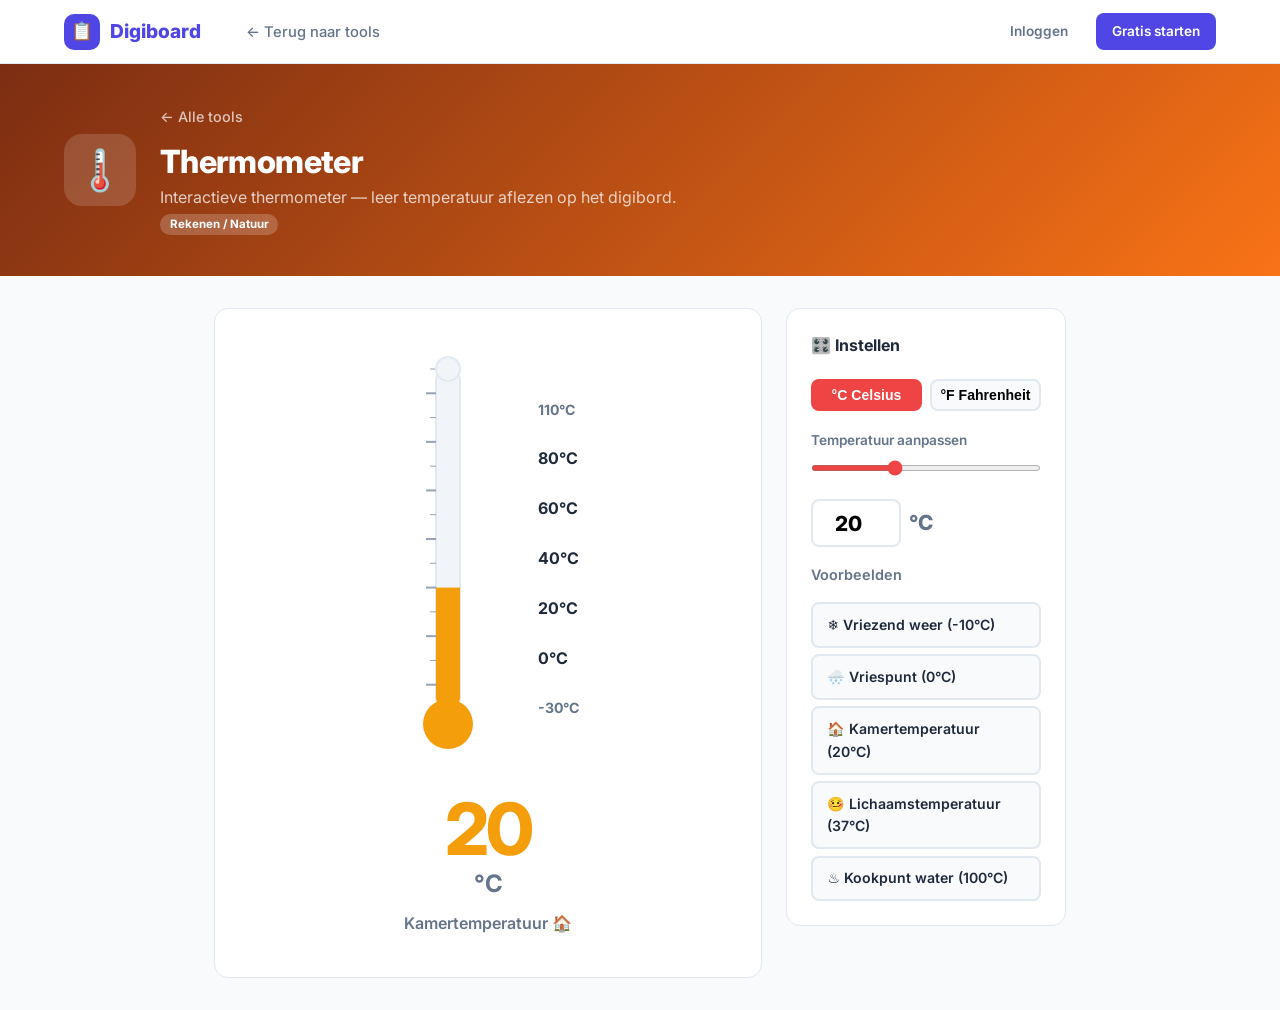
<file: wwwroot/digiboard/tools/thermometer.html>
<!DOCTYPE html>
<html lang="nl">
<head>
  <meta charset="UTF-8" />
  <meta name="viewport" content="width=device-width, initial-scale=1.0" />
  <title>Thermometer — Digiboard</title>
  <link href="https://fonts.googleapis.com/css2?family=Inter:wght@400;500;600;700;800&display=swap" rel="stylesheet">
  <link rel="stylesheet" href="../assets/style.css">
  <style>
    .therm-wrap { max-width: 900px; margin: 2rem auto; padding: 0 1.5rem; display: grid; grid-template-columns: 1fr 280px; gap: 1.5rem; align-items: start; }
    .therm-main { background: #fff; border: 1px solid var(--border); border-radius: var(--radius); padding: 2.5rem; display: flex; flex-direction: column; align-items: center; gap: 1.5rem; }
    .therm-svg-wrap { position: relative; display: flex; align-items: center; gap: 2.5rem; }
    svg.therm { width: 100px; height: 420px; }
    .scale-labels { display: flex; flex-direction: column; justify-content: space-between; height: 340px; padding: 10px 0; }
    .scale-label { font-size: .88rem; font-weight: 700; color: var(--text-muted); display: flex; align-items: center; gap: .4rem; }
    .scale-label.highlight { color: var(--text); font-size: 1rem; }
    .temp-display { text-align: center; }
    .temp-value { font-size: 4.5rem; font-weight: 800; line-height: 1; letter-spacing: -.04em; }
    .temp-unit { font-size: 1.5rem; font-weight: 700; color: var(--text-muted); }
    .temp-desc { font-size: 1rem; font-weight: 600; color: var(--text-muted); margin-top: .5rem; }
    .sidebar { background: #fff; border: 1px solid var(--border); border-radius: var(--radius); padding: 1.5rem; }
    .sidebar h3 { margin-bottom: 1.25rem; font-size: 1rem; }
    input[type=range] { width: 100%; accent-color: #EF4444; height: 6px; }
    .temp-input-row { display: flex; gap: .5rem; align-items: center; margin: 1rem 0; }
    .temp-input-row input[type=number] { width: 90px; border: 2px solid var(--border); border-radius: 8px; padding: .6rem .75rem; font-size: 1.3rem; font-weight: 800; text-align: center; outline: none; font-family: var(--font); }
    .temp-input-row input:focus { border-color: var(--danger); }
    .context-btns { display: flex; flex-direction: column; gap: .4rem; margin-top: 1rem; }
    .ctx-btn { padding: .6rem .9rem; border: 2px solid var(--border); border-radius: 8px; background: var(--bg); font-size: .88rem; font-weight: 600; cursor: pointer; text-align: left; transition: all .15s; display: flex; align-items: center; gap: .5rem; }
    .ctx-btn:hover { border-color: var(--danger); color: var(--danger); background: #fff5f5; }
    .scale-toggle { display: flex; gap: .5rem; margin-bottom: 1rem; }
    .scale-toggle button { flex: 1; padding: .4rem; border: 2px solid var(--border); border-radius: 8px; font-size: .88rem; font-weight: 700; cursor: pointer; transition: all .15s; background: var(--bg); }
    .scale-toggle button.active { background: var(--danger); color: #fff; border-color: var(--danger); }
  </style>
</head>
<body>
<nav class="nav">
  <div class="nav-inner">
    <a href="../index.html" class="nav-logo"><div class="nav-logo-icon">📋</div>Digiboard</a>
    <ul class="nav-links"><li><a href="../index.html#tools">← Terug naar tools</a></li></ul>
    <div class="nav-actions"><a href="#" class="btn btn-ghost btn-sm">Inloggen</a><a href="#" class="btn btn-primary btn-sm">Gratis starten</a></div>
  </div>
</nav>
<div class="tool-page-header" style="background:linear-gradient(135deg,#7c2d12,#F97316)">
  <div class="tool-page-header-inner">
    <div class="tool-page-icon">🌡️</div>
    <div class="tool-page-meta">
      <a href="../index.html#tools" class="tool-back">← Alle tools</a>
      <h1>Thermometer</h1>
      <p>Interactieve thermometer — leer temperatuur aflezen op het digibord.</p>
      <span class="tool-badge">Rekenen / Natuur</span>
    </div>
  </div>
</div>
<div class="therm-wrap">
  <div class="therm-main">
    <div class="therm-svg-wrap">
      <svg class="therm" viewBox="0 0 100 420" xmlns="http://www.w3.org/2000/svg">
        <!-- Tube background -->
        <rect x="38" y="20" width="24" height="340" rx="12" fill="#f1f5f9"/>
        <rect x="38" y="20" width="24" height="340" rx="12" fill="none" stroke="#e2e8f0" stroke-width="2"/>
        <!-- Scale ticks -->
        <g id="ticks"></g>
        <!-- Mercury fill -->
        <clipPath id="tubeClip">
          <rect x="38" y="20" width="24" height="340" rx="12"/>
        </clipPath>
        <rect id="mercury" x="38" y="260" width="24" height="100" fill="#EF4444" clip-path="url(#tubeClip)" style="transition:y .6s,height .6s"/>
        <!-- Bulb -->
        <circle cx="50" cy="375" r="25" fill="#EF4444"/>
        <circle cx="50" cy="375" r="18" fill="#f87171"/>
        <circle cx="50" cy="20" r="12" fill="#f1f5f9" stroke="#e2e8f0" stroke-width="2"/>
      </svg>
      <div class="scale-labels" id="scaleLabels"></div>
    </div>
    <div class="temp-display">
      <div class="temp-value" id="tempValue" style="color:#EF4444">20</div>
      <div class="temp-unit">°C</div>
      <div class="temp-desc" id="tempDesc">Kamertemperatuur</div>
    </div>
  </div>

  <div class="sidebar">
    <h3>🎛️ Instellen</h3>
    <div class="scale-toggle">
      <button class="active" onclick="setScale('C',this)">°C Celsius</button>
      <button onclick="setScale('F',this)">°F Fahrenheit</button>
    </div>
    <label style="font-size:.85rem;font-weight:600;color:var(--text-muted)">Temperatuur aanpassen</label>
    <input type="range" id="tempSlider" min="-30" max="110" value="20" oninput="setTemp(this.value)" style="margin:.75rem 0"/>
    <div class="temp-input-row">
      <input type="number" id="tempInput" value="20" min="-30" max="110" onchange="setTemp(this.value)" />
      <span style="font-size:1.3rem;font-weight:800;color:var(--text-muted)">°C</span>
    </div>
    <h4 style="font-size:.9rem;margin-bottom:.6rem;color:var(--text-muted)">Voorbeelden</h4>
    <div class="context-btns">
      <div class="ctx-btn" onclick="setTemp(-10)">❄️ Vriezend weer (-10°C)</div>
      <div class="ctx-btn" onclick="setTemp(0)">🌨️ Vriespunt (0°C)</div>
      <div class="ctx-btn" onclick="setTemp(20)">🏠 Kamertemperatuur (20°C)</div>
      <div class="ctx-btn" onclick="setTemp(37)">🤒 Lichaamstemperatuur (37°C)</div>
      <div class="ctx-btn" onclick="setTemp(100)">♨️ Kookpunt water (100°C)</div>
    </div>
  </div>
</div>
<script>
let currentScale = 'C';
const MIN = -30, MAX = 110;

function buildTicks() {
  const g = document.getElementById('ticks');
  const labels = document.getElementById('scaleLabels');
  g.innerHTML = ''; labels.innerHTML = '';
  const range = MAX - MIN;
  for (let t = MIN; t <= MAX; t += 10) {
    const pct = (t - MIN) / range;
    const y = 20 + pct * 340;
    const isMajor = t % 20 === 0;
    const line = document.createElementNS('http://www.w3.org/2000/svg','line');
    line.setAttribute('x1', isMajor ? 28 : 32);
    line.setAttribute('x2', 38);
    line.setAttribute('y1', y); line.setAttribute('y2', y);
    line.setAttribute('stroke', '#94a3b8'); line.setAttribute('stroke-width', isMajor ? 2 : 1);
    g.appendChild(line);
  }
  [MAX, 80, 60, 40, 20, 0, MIN].forEach(t => {
    const val = currentScale === 'C' ? t : Math.round(t * 9/5 + 32);
    const div = document.createElement('div');
    div.className = 'scale-label' + (t % 20 === 0 ? ' highlight' : '');
    div.textContent = val + '°' + currentScale;
    labels.appendChild(div);
  });
}

function setTemp(v) {
  v = Math.max(MIN, Math.min(MAX, parseInt(v)));
  document.getElementById('tempSlider').value = v;
  document.getElementById('tempInput').value = v;
  const display = currentScale === 'C' ? v : Math.round(v * 9/5 + 32);
  document.getElementById('tempValue').textContent = display;
  // Mercury: y goes from 360 (hot) to 20 (cold); height fills from bulb
  const pct = (v - MIN) / (MAX - MIN);
  const mercH = pct * 340;
  const mercY = 360 - mercH;
  document.getElementById('mercury').setAttribute('y', mercY);
  document.getElementById('mercury').setAttribute('height', mercH + 15);
  // Color
  const color = v < 0 ? '#60a5fa' : v < 15 ? '#34d399' : v < 30 ? '#f59e0b' : '#EF4444';
  document.getElementById('mercury').setAttribute('fill', color);
  document.querySelector('circle[r="25"]').setAttribute('fill', color);
  document.querySelector('circle[r="18"]').setAttribute('fill', color === '#EF4444' ? '#f87171' : color);
  document.getElementById('tempValue').style.color = color;
  // Description
  const descs = [[-30,'Extreem koud ❄️'],[0,'Vriespunt 🌨️'],[10,'Koud 🧥'],[20,'Kamertemperatuur 🏠'],[30,'Warm ☀️'],[37,'Lichaamstemperatuur 🌡️'],[100,'Kookpunt water ♨️'],[110,'Gevaarlijk heet 🔥']];
  let desc = descs[0][1];
  descs.forEach(([t,d]) => { if (v >= t) desc = d; });
  document.getElementById('tempDesc').textContent = desc;
}
function setScale(s, btn) {
  currentScale = s;
  document.querySelectorAll('.scale-toggle button').forEach(b => b.classList.remove('active'));
  btn.classList.add('active');
  buildTicks();
  setTemp(document.getElementById('tempSlider').value);
}
buildTicks(); setTemp(20);
</script>
</body>
</html>
</file>
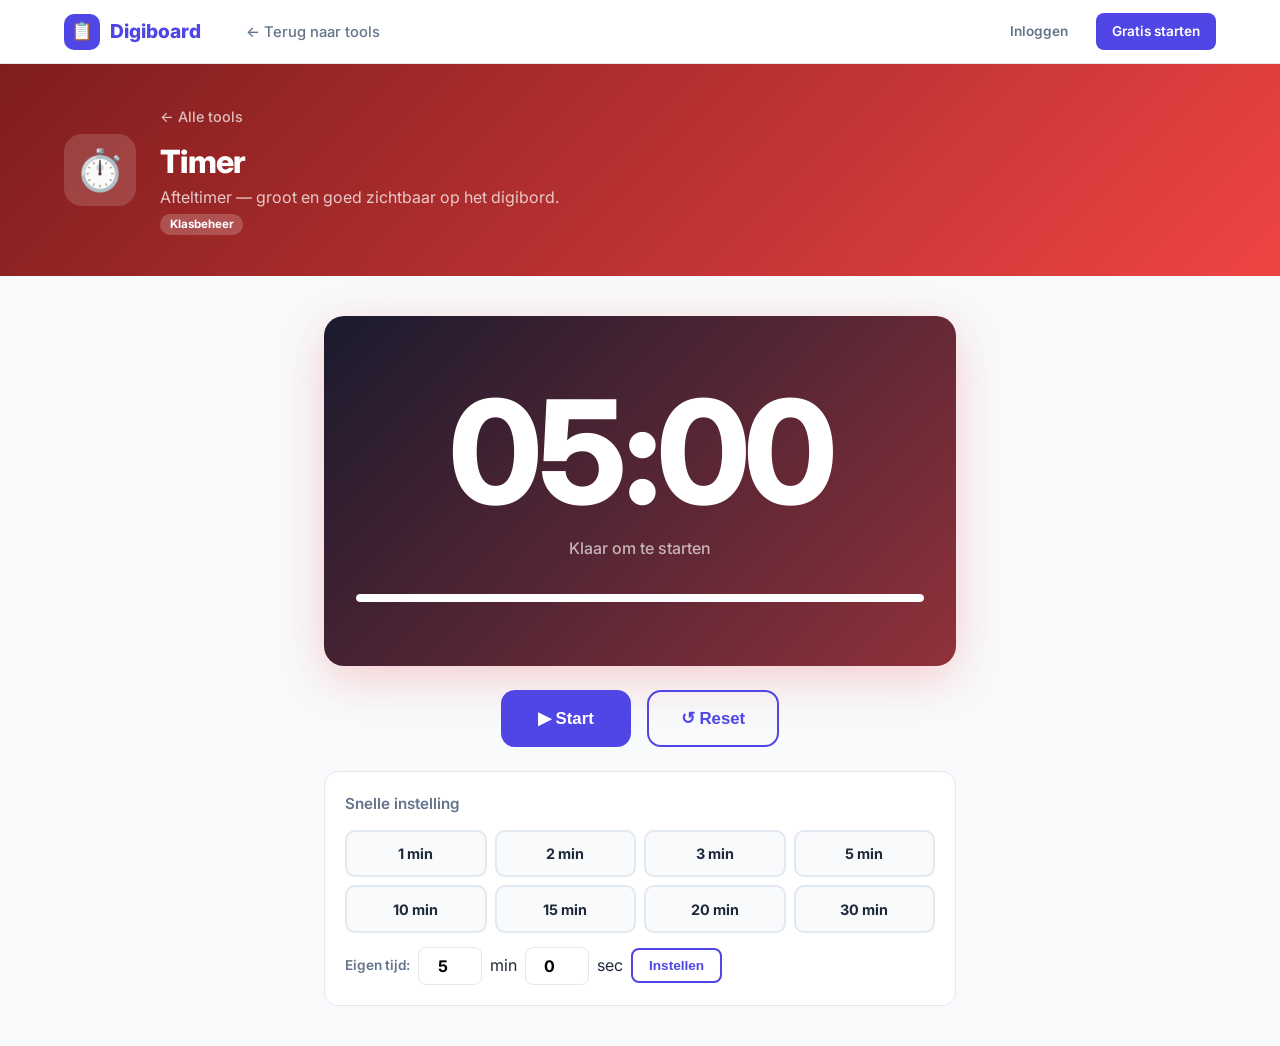
<file: wwwroot/digiboard/tools/timer.html>
<!DOCTYPE html>
<html lang="nl">
<head>
  <meta charset="UTF-8" />
  <meta name="viewport" content="width=device-width, initial-scale=1.0" />
  <title>Timer — Digiboard</title>
  <link href="https://fonts.googleapis.com/css2?family=Inter:wght@400;500;600;700;800&display=swap" rel="stylesheet">
  <link rel="stylesheet" href="../assets/style.css">
  <style>
    .timer-wrap {
      max-width: 680px; margin: 2.5rem auto; padding: 0 1.5rem;
    }
    .timer-display {
      background: linear-gradient(135deg,#1a1a2e,#EF4444 180%);
      border-radius: var(--radius-lg);
      padding: 4rem 2rem;
      text-align: center;
      box-shadow: 0 12px 48px rgba(239,68,68,.25);
      margin-bottom: 1.5rem;
    }
    .timer-digits {
      font-size: clamp(5rem,18vw,9rem);
      font-weight: 800;
      color: #fff;
      letter-spacing: -.04em;
      line-height: 1;
      font-variant-numeric: tabular-nums;
    }
    .timer-label {
      color: rgba(255,255,255,.65);
      font-size: 1rem;
      margin-top: .75rem;
      font-weight: 500;
    }
    .timer-progress {
      height: 8px;
      background: rgba(255,255,255,.2);
      border-radius: 100px;
      margin-top: 2rem;
      overflow: hidden;
    }
    .timer-progress-bar {
      height: 100%;
      background: #fff;
      border-radius: 100px;
      transition: width .9s linear;
    }
    .timer-controls {
      display: flex; gap: 1rem; justify-content: center; margin-bottom: 1.5rem;
    }
    .timer-controls button {
      min-width: 130px; justify-content: center;
    }
    .presets {
      background: #fff;
      border: 1px solid var(--border);
      border-radius: var(--radius);
      padding: 1.25rem;
    }
    .presets h4 { margin-bottom: .85rem; font-size: .95rem; color: var(--text-muted); }
    .preset-grid {
      display: grid;
      grid-template-columns: repeat(4, 1fr);
      gap: .5rem;
    }
    .preset-btn {
      padding: .65rem .5rem;
      border: 2px solid var(--border);
      border-radius: 10px;
      background: var(--bg);
      font-size: .9rem;
      font-weight: 700;
      cursor: pointer;
      transition: all .15s;
      text-align: center;
    }
    .preset-btn:hover { border-color: var(--danger); color: var(--danger); background: #fff5f5; }
    .custom-row {
      display: flex; gap: .5rem; align-items: center; margin-top: .85rem;
    }
    .custom-row label { font-size: .85rem; font-weight: 600; color: var(--text-muted); white-space: nowrap; }
    .custom-row input {
      width: 64px; padding: .5rem; border: 1px solid var(--border);
      border-radius: 8px; font-size: 1rem; font-weight: 700;
      text-align: center; outline: none; font-family: var(--font);
    }
    .custom-row input:focus { border-color: var(--danger); }
    .timer-done {
      display: none;
      position: fixed; inset: 0;
      background: rgba(239,68,68,.92);
      align-items: center; justify-content: center;
      flex-direction: column; gap: 1rem;
      z-index: 999; cursor: pointer;
      animation: flash-in .3s ease;
    }
    @keyframes flash-in { from { opacity:0; } to { opacity:1; } }
    .timer-done h2 { color: #fff; font-size: 3rem; }
    .timer-done p  { color: rgba(255,255,255,.8); }
  </style>
</head>
<body>

<nav class="nav">
  <div class="nav-inner">
    <a href="../index.html" class="nav-logo"><div class="nav-logo-icon">📋</div>Digiboard</a>
    <ul class="nav-links"><li><a href="../index.html#tools">← Terug naar tools</a></li></ul>
    <div class="nav-actions">
      <a href="#" class="btn btn-ghost btn-sm">Inloggen</a>
      <a href="#" class="btn btn-primary btn-sm">Gratis starten</a>
    </div>
  </div>
</nav>

<div class="tool-page-header" style="background:linear-gradient(135deg,#7f1d1d,#EF4444)">
  <div class="tool-page-header-inner">
    <div class="tool-page-icon">⏱️</div>
    <div class="tool-page-meta">
      <a href="../index.html#tools" class="tool-back">← Alle tools</a>
      <h1>Timer</h1>
      <p>Afteltimer — groot en goed zichtbaar op het digibord.</p>
      <span class="tool-badge">Klasbeheer</span>
    </div>
  </div>
</div>

<div class="timer-wrap">
  <div class="timer-display">
    <div class="timer-digits" id="digits">05:00</div>
    <div class="timer-label" id="timerLabel">Klaar om te starten</div>
    <div class="timer-progress"><div class="timer-progress-bar" id="progressBar" style="width:100%"></div></div>
  </div>

  <div class="timer-controls">
    <button class="btn btn-primary btn-lg" id="startBtn" onclick="startStop()">▶ Start</button>
    <button class="btn btn-outline btn-lg" onclick="resetTimer()">↺ Reset</button>
  </div>

  <div class="presets">
    <h4>Snelle instelling</h4>
    <div class="preset-grid">
      <div class="preset-btn" onclick="setTime(1,0)">1 min</div>
      <div class="preset-btn" onclick="setTime(2,0)">2 min</div>
      <div class="preset-btn" onclick="setTime(3,0)">3 min</div>
      <div class="preset-btn" onclick="setTime(5,0)">5 min</div>
      <div class="preset-btn" onclick="setTime(10,0)">10 min</div>
      <div class="preset-btn" onclick="setTime(15,0)">15 min</div>
      <div class="preset-btn" onclick="setTime(20,0)">20 min</div>
      <div class="preset-btn" onclick="setTime(30,0)">30 min</div>
    </div>
    <div class="custom-row">
      <label>Eigen tijd:</label>
      <input type="number" id="customMin" value="5" min="0" max="99" /> min
      <input type="number" id="customSec" value="0" min="0" max="59" /> sec
      <button class="btn btn-outline btn-sm" onclick="setCustom()">Instellen</button>
    </div>
  </div>
</div>

<div class="timer-done" id="timerDone" onclick="hideDone()">
  <div style="font-size:5rem">🔔</div>
  <h2>Tijd is om!</h2>
  <p>Klik om te sluiten</p>
</div>

<script>
  let totalSecs = 300, remaining = 300, interval = null, running = false;

  function fmt(s) {
    const m = Math.floor(s/60), sec = s%60;
    return String(m).padStart(2,'0') + ':' + String(sec).padStart(2,'0');
  }
  function render() {
    document.getElementById('digits').textContent = fmt(remaining);
    document.getElementById('progressBar').style.width = (remaining/totalSecs*100) + '%';
  }
  function startStop() {
    if (running) {
      clearInterval(interval); running = false;
      document.getElementById('startBtn').textContent = '▶ Doorgaan';
      document.getElementById('timerLabel').textContent = 'Gepauzeerd';
    } else {
      if (remaining === 0) return;
      running = true;
      document.getElementById('startBtn').textContent = '⏸ Pauze';
      document.getElementById('timerLabel').textContent = 'Bezig…';
      interval = setInterval(() => {
        remaining--;
        render();
        if (remaining <= 0) {
          clearInterval(interval); running = false;
          document.getElementById('startBtn').textContent = '▶ Start';
          document.getElementById('timerLabel').textContent = 'Klaar!';
          document.getElementById('timerDone').style.display = 'flex';
        }
      }, 1000);
    }
  }
  function resetTimer() {
    clearInterval(interval); running = false; remaining = totalSecs;
    render();
    document.getElementById('startBtn').textContent = '▶ Start';
    document.getElementById('timerLabel').textContent = 'Klaar om te starten';
  }
  function setTime(m, s) {
    totalSecs = m*60+s; remaining = totalSecs; resetTimer();
  }
  function setCustom() {
    const m = parseInt(document.getElementById('customMin').value)||0;
    const s = parseInt(document.getElementById('customSec').value)||0;
    setTime(m, s);
  }
  function hideDone() { document.getElementById('timerDone').style.display = 'none'; }
</script>
</body>
</html>
</file>
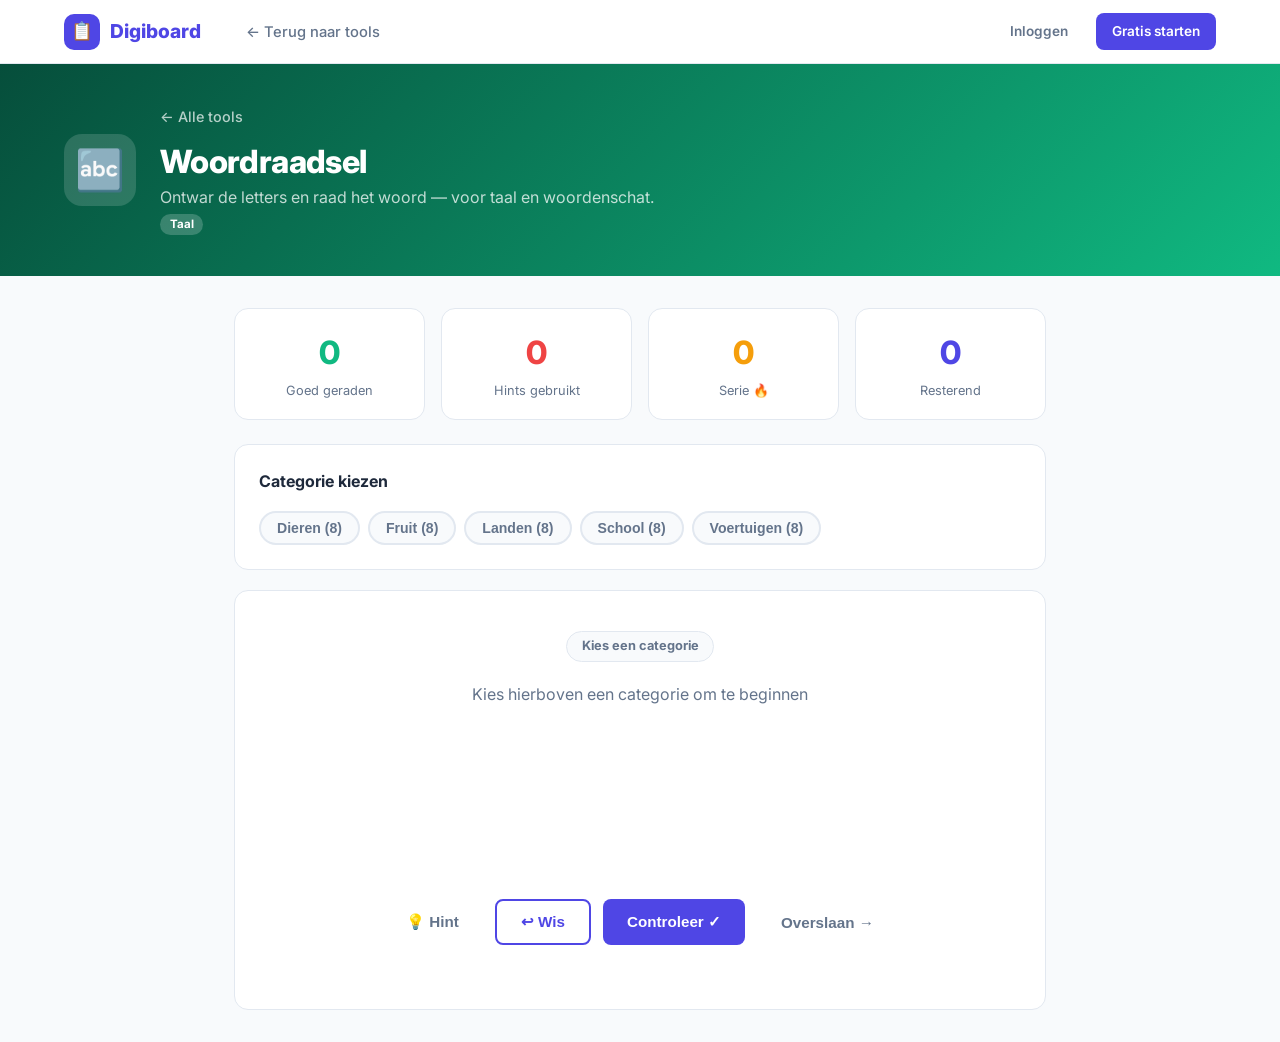
<file: wwwroot/digiboard/tools/word-scramble.html>
<!DOCTYPE html>
<html lang="nl">
<head>
  <meta charset="UTF-8" />
  <meta name="viewport" content="width=device-width, initial-scale=1.0" />
  <title>Woordraadsel — Digiboard</title>
  <link href="https://fonts.googleapis.com/css2?family=Inter:wght@400;500;600;700;800&display=swap" rel="stylesheet">
  <link rel="stylesheet" href="../assets/style.css">
  <style>
    .ws-wrap { max-width: 860px; margin: 2rem auto; padding: 0 1.5rem; }
    .ws-stats { display: grid; grid-template-columns: repeat(4,1fr); gap: 1rem; margin-bottom: 1.5rem; }
    .stat-card { background:#fff; border:1px solid var(--border); border-radius:var(--radius); padding:1.1rem; text-align:center; }
    .stat-num { font-size:2rem; font-weight:800; color:var(--primary); }
    .stat-label { font-size:.8rem; color:var(--text-muted); margin-top:.2rem; }
    .game-card { background:#fff; border:1px solid var(--border); border-radius:var(--radius); padding:2.5rem; text-align:center; margin-bottom:1.5rem; }
    .category-tag { display:inline-block; background:var(--bg); border:1px solid var(--border); border-radius:100px; padding:.25rem .9rem; font-size:.8rem; font-weight:700; color:var(--text-muted); margin-bottom:1.25rem; }
    .hint-text { font-size:1rem; color:var(--text-muted); margin-bottom:1.5rem; min-height:1.5rem; }
    .scrambled-word { font-size:clamp(2rem,8vw,4rem); font-weight:800; letter-spacing:.15em; color:var(--primary); margin-bottom:1.5rem; font-family:monospace; }
    .letter-tiles { display:flex; gap:.5rem; justify-content:center; flex-wrap:wrap; margin-bottom:1.5rem; }
    .letter-tile {
      width:52px; height:60px; border-radius:10px;
      border:2px solid var(--border);
      background:var(--bg);
      display:flex; align-items:center; justify-content:center;
      font-size:1.6rem; font-weight:800; cursor:pointer;
      transition:all .15s; user-select:none;
      font-family:monospace;
    }
    .letter-tile:hover { border-color:var(--primary); background:#eef2ff; transform:translateY(-2px); }
    .letter-tile.used { opacity:.25; cursor:default; transform:none; pointer-events:none; }
    .answer-row { display:flex; gap:.5rem; justify-content:center; flex-wrap:wrap; margin-bottom:1.5rem; min-height:72px; align-items:center; }
    .answer-slot {
      width:52px; height:60px; border-radius:10px;
      border:2px dashed var(--border);
      display:flex; align-items:center; justify-content:center;
      font-size:1.6rem; font-weight:800;
      transition:all .15s; cursor:pointer;
      font-family:monospace;
    }
    .answer-slot.filled { border-color:var(--primary); background:#eef2ff; color:var(--primary); }
    .answer-slot.correct-anim { border-color:var(--accent); background:#f0fdf4; color:var(--accent); animation:pop .3s cubic-bezier(.34,1.56,.64,1); }
    .answer-slot.wrong-anim { border-color:var(--danger); background:#fff5f5; animation:shake .3s; }
    @keyframes pop { from{transform:scale(.8)} to{transform:scale(1)} }
    @keyframes shake { 0%,100%{transform:translateX(0)} 25%{transform:translateX(-6px)} 75%{transform:translateX(6px)} }
    .feedback-area { font-size:1.25rem; font-weight:800; min-height:2rem; margin-bottom:1rem; }
    .controls-row { display:flex; gap:.75rem; justify-content:center; flex-wrap:wrap; }
    .category-selector { background:#fff; border:1px solid var(--border); border-radius:var(--radius); padding:1.5rem; margin-bottom:1.25rem; }
    .category-selector h3 { margin-bottom:1rem; font-size:1rem; }
    .cat-btns { display:flex; gap:.5rem; flex-wrap:wrap; }
    .cat-btn { padding:.45rem 1rem; border:2px solid var(--border); border-radius:100px; font-size:.88rem; font-weight:700; cursor:pointer; background:var(--bg); transition:all .15s; }
    .cat-btn:hover { border-color:var(--primary); color:var(--primary); }
    .cat-btn.active { background:var(--primary); color:#fff; border-color:var(--primary); }
    .word-revealed { font-size:1.1rem; font-weight:700; color:var(--accent); }
  </style>
</head>
<body>
<nav class="nav">
  <div class="nav-inner">
    <a href="../index.html" class="nav-logo"><div class="nav-logo-icon">📋</div>Digiboard</a>
    <ul class="nav-links"><li><a href="../index.html#tools">← Terug naar tools</a></li></ul>
    <div class="nav-actions"><a href="#" class="btn btn-ghost btn-sm">Inloggen</a><a href="#" class="btn btn-primary btn-sm">Gratis starten</a></div>
  </div>
</nav>
<div class="tool-page-header" style="background:linear-gradient(135deg,#064e3b,#10B981)">
  <div class="tool-page-header-inner">
    <div class="tool-page-icon">🔤</div>
    <div class="tool-page-meta">
      <a href="../index.html#tools" class="tool-back">← Alle tools</a>
      <h1>Woordraadsel</h1>
      <p>Ontwar de letters en raad het woord — voor taal en woordenschat.</p>
      <span class="tool-badge">Taal</span>
    </div>
  </div>
</div>
<div class="ws-wrap">
  <div class="ws-stats">
    <div class="stat-card"><div class="stat-num" id="statGood" style="color:var(--accent)">0</div><div class="stat-label">Goed geraden</div></div>
    <div class="stat-card"><div class="stat-num" id="statWrong" style="color:var(--danger)">0</div><div class="stat-label">Hints gebruikt</div></div>
    <div class="stat-card"><div class="stat-num" id="statStreak" style="color:var(--warning)">0</div><div class="stat-label">Serie 🔥</div></div>
    <div class="stat-card"><div class="stat-num" id="statLeft" style="color:var(--primary)">0</div><div class="stat-label">Resterend</div></div>
  </div>

  <div class="category-selector">
    <h3>Categorie kiezen</h3>
    <div class="cat-btns" id="catBtns"></div>
  </div>

  <div class="game-card">
    <div class="category-tag" id="catTag">Kies een categorie</div>
    <div class="hint-text" id="hintText">Kies hierboven een categorie om te beginnen</div>
    <div class="letter-tiles" id="letterTiles"></div>
    <div class="answer-row" id="answerRow"></div>
    <div class="feedback-area" id="feedback"></div>
    <div class="controls-row">
      <button class="btn btn-ghost" onclick="giveHint()" id="hintBtn" disabled>💡 Hint</button>
      <button class="btn btn-outline" onclick="clearAnswer()" id="clearBtn" disabled>↩ Wis</button>
      <button class="btn btn-primary" onclick="checkAnswer()" id="checkBtn" disabled>Controleer ✓</button>
      <button class="btn btn-ghost" onclick="skipWord()" id="skipBtn" disabled>Overslaan →</button>
    </div>
    <div style="margin-top:1.5rem" id="nextArea" style="display:none"></div>
  </div>
</div>

<script>
const WORDS = {
  'Dieren': [
    {word:'OLIFANT', hint:'Het grootste landdier'},
    {word:'GIRAF', hint:'Heeft een lange nek'},
    {word:'TIJGER', hint:'Gestreepte grote kat'},
    {word:'DOLFIJN', hint:'Slim zeezoogdier'},
    {word:'PAPEGAAI', hint:'Kan praten nadoen'},
    {word:'SCHILDPAD', hint:'Draagt zijn huis mee'},
    {word:'KANGOEROE', hint:'Springt en heeft een buidel'},
    {word:'FLAMINGO', hint:'Roze vogel op één poot'},
  ],
  'Fruit': [
    {word:'BANAAN', hint:'Geel en krom'},
    {word:'AARDBEI', hint:'Rood en klein met zaadjes'},
    {word:'ANANAS', hint:'Tropisch met stekelige schil'},
    {word:'MANGO', hint:'Tropisch, oranje van binnen'},
    {word:'APPEL', hint:'Rood, groen of geel'},
    {word:'DRUIVEN', hint:'Groeien in trossen'},
    {word:'PEER', hint:'Heeft een druppelvorm'},
    {word:'SINAASAPPEL', hint:'Vol vitamine C'},
  ],
  'Landen': [
    {word:'FRANKRIJK', hint:'Land van de Eiffeltoren'},
    {word:'DUITSLAND', hint:'Buurland ten oosten'},
    {word:'SPANJE', hint:'Land van flamenco'},
    {word:'ITALIE', hint:'Heeft de vorm van een laars'},
    {word:'PORTUGAL', hint:'Land aan de Atlantische Oceaan'},
    {word:'BELGIE', hint:'Buurland ten zuiden'},
    {word:'ZWEDEN', hint:'Scandinavisch land'},
    {word:'GRIEKENLAND', hint:'Land van de olympische spelen'},
  ],
  'School': [
    {word:'POTLOOD', hint:'Schrijf en gum ermee'},
    {word:'SCHAAR', hint:'Knipt papier door'},
    {word:'REKENMACHINE', hint:'Helpt bij sommen'},
    {word:'RUGZAK', hint:'Draag je spullen erin'},
    {word:'KLAS', hint:'Ruimte waar je les krijgt'},
    {word:'TAFEL', hint:'Waaraan je werkt op school'},
    {word:'RAPPORT', hint:'Staat je cijfers op'},
    {word:'SCHOOLBEL', hint:'Geeft aan dat het pauze is'},
  ],
  'Voertuigen': [
    {word:'VLIEGTUIG', hint:'Vliegt door de lucht'},
    {word:'HELIKOPTER', hint:'Heeft een rotor bovenop'},
    {word:'ONDERZEEBOOT', hint:'Gaat onder water'},
    {word:'TRACTOR', hint:'Op de boerderij'},
    {word:'AMBULANCE', hint:'Brengt zieken naar ziekenhuis'},
    {word:'MOTOR', hint:'Tweewieler met motor'},
    {word:'VRACHTAUTO', hint:'Vervoert grote ladingen'},
    {word:'ZWEEFVLIEGTUIG', hint:'Vliegt zonder motor'},
  ],
};

let currentCat = null, queue = [], current = null, answer = [], usedIndices = [];
let good = 0, hints = 0, streak = 0;

// Build category buttons
const catContainer = document.getElementById('catBtns');
Object.keys(WORDS).forEach(cat => {
  const btn = document.createElement('button');
  btn.className = 'cat-btn';
  btn.textContent = cat + ' (' + WORDS[cat].length + ')';
  btn.onclick = () => startCategory(cat, btn);
  catContainer.appendChild(btn);
});

function startCategory(cat, btn) {
  currentCat = cat;
  document.querySelectorAll('.cat-btn').forEach(b => b.classList.remove('active'));
  btn.classList.add('active');
  queue = [...WORDS[cat]].sort(() => Math.random() - .5);
  good = 0; hints = 0; streak = 0;
  updateStats();
  nextWord();
}

function nextWord() {
  if (queue.length === 0) {
    document.getElementById('catTag').textContent = currentCat;
    document.getElementById('hintText').textContent = 'Alle woorden geraden! Kies een andere categorie.';
    document.getElementById('letterTiles').innerHTML = '';
    document.getElementById('answerRow').innerHTML = '';
    document.getElementById('feedback').innerHTML = '<span style="color:var(--accent)">Geweldig gedaan! 🎉</span>';
    setButtons(false);
    return;
  }
  current = queue.shift();
  answer = [];
  usedIndices = [];
  document.getElementById('catTag').textContent = currentCat;
  document.getElementById('hintText').textContent = '💭 ' + current.hint;
  document.getElementById('feedback').textContent = '';
  updateStats();
  renderScrambled();
  renderAnswerSlots();
  setButtons(true);
}

function scramble(word) {
  const arr = word.split('');
  let scrambled;
  do { scrambled = [...arr].sort(() => Math.random() - .5); }
  while (scrambled.join('') === word && word.length > 1);
  return scrambled;
}

function renderScrambled() {
  const tiles = document.getElementById('letterTiles');
  const letters = scramble(current.word);
  tiles.innerHTML = '';
  letters.forEach((letter, i) => {
    const tile = document.createElement('div');
    tile.className = 'letter-tile';
    tile.textContent = letter;
    tile.id = 'tile-' + i;
    tile.dataset.letter = letter;
    tile.dataset.index = i;
    tile.onclick = () => pickLetter(i, letter, tile);
    tiles.appendChild(tile);
  });
}

function renderAnswerSlots() {
  const row = document.getElementById('answerRow');
  row.innerHTML = '';
  for (let i = 0; i < current.word.length; i++) {
    const slot = document.createElement('div');
    slot.className = 'answer-slot';
    slot.id = 'slot-' + i;
    slot.onclick = () => removeFromSlot(i);
    row.appendChild(slot);
  }
}

function pickLetter(tileIdx, letter, tile) {
  if (tile.classList.contains('used')) return;
  const slotIdx = answer.length;
  if (slotIdx >= current.word.length) return;
  answer.push({letter, tileIdx});
  usedIndices.push(tileIdx);
  tile.classList.add('used');
  const slot = document.getElementById('slot-' + slotIdx);
  slot.textContent = letter;
  slot.classList.add('filled');
}

function removeFromSlot(slotIdx) {
  if (slotIdx >= answer.length) return;
  // Remove everything from slotIdx onward
  const removed = answer.splice(slotIdx);
  usedIndices.splice(slotIdx);
  removed.forEach(({tileIdx}) => {
    document.getElementById('tile-' + tileIdx).classList.remove('used');
  });
  for (let i = slotIdx; i < current.word.length; i++) {
    const slot = document.getElementById('slot-' + i);
    slot.textContent = '';
    slot.classList.remove('filled', 'correct-anim', 'wrong-anim');
  }
}

function clearAnswer() {
  answer = []; usedIndices = [];
  document.querySelectorAll('.letter-tile').forEach(t => t.classList.remove('used'));
  document.querySelectorAll('.answer-slot').forEach(s => { s.textContent=''; s.className='answer-slot'; });
  document.getElementById('feedback').textContent = '';
}

function checkAnswer() {
  if (answer.length < current.word.length) {
    document.getElementById('feedback').innerHTML = '<span style="color:var(--warning)">Vul alle letters in!</span>';
    return;
  }
  const attempt = answer.map(a => a.letter).join('');
  if (attempt === current.word) {
    good++; streak++;
    document.getElementById('feedback').innerHTML = '<span style="color:var(--accent)">✓ Correct! Goed gedaan!</span>';
    document.querySelectorAll('.answer-slot').forEach(s => s.classList.add('correct-anim'));
    setButtons(false);
    updateStats();
    setTimeout(nextWord, 1200);
  } else {
    streak = 0;
    document.getElementById('feedback').innerHTML = '<span style="color:var(--danger)">✗ Niet helemaal goed, probeer opnieuw!</span>';
    document.querySelectorAll('.answer-slot').forEach(s => s.classList.add('wrong-anim'));
    setTimeout(() => document.querySelectorAll('.answer-slot').forEach(s => s.classList.remove('wrong-anim')), 400);
    updateStats();
  }
}

function giveHint() {
  // Place the next correct letter
  const pos = answer.length;
  if (pos >= current.word.length) return;
  const correctLetter = current.word[pos];
  hints++;
  // Find an unused tile with this letter
  const tiles = document.getElementById('letterTiles').children;
  for (let tile of tiles) {
    if (!tile.classList.contains('used') && tile.dataset.letter === correctLetter) {
      pickLetter(parseInt(tile.dataset.index), correctLetter, tile);
      break;
    }
  }
  document.getElementById('feedback').innerHTML = '<span style="color:var(--warning)">💡 Hint gegeven!</span>';
  updateStats();
}

function skipWord() {
  streak = 0;
  document.getElementById('feedback').innerHTML = `<span class="word-revealed">Het woord was: ${current.word}</span>`;
  setButtons(false);
  updateStats();
  setTimeout(nextWord, 1500);
}

function setButtons(enabled) {
  ['hintBtn','clearBtn','checkBtn','skipBtn'].forEach(id => {
    document.getElementById(id).disabled = !enabled;
  });
}

function updateStats() {
  document.getElementById('statGood').textContent = good;
  document.getElementById('statWrong').textContent = hints;
  document.getElementById('statStreak').textContent = streak;
  document.getElementById('statLeft').textContent = queue.length + (current ? 1 : 0);
}
</script>
</body>
</html>
</file>
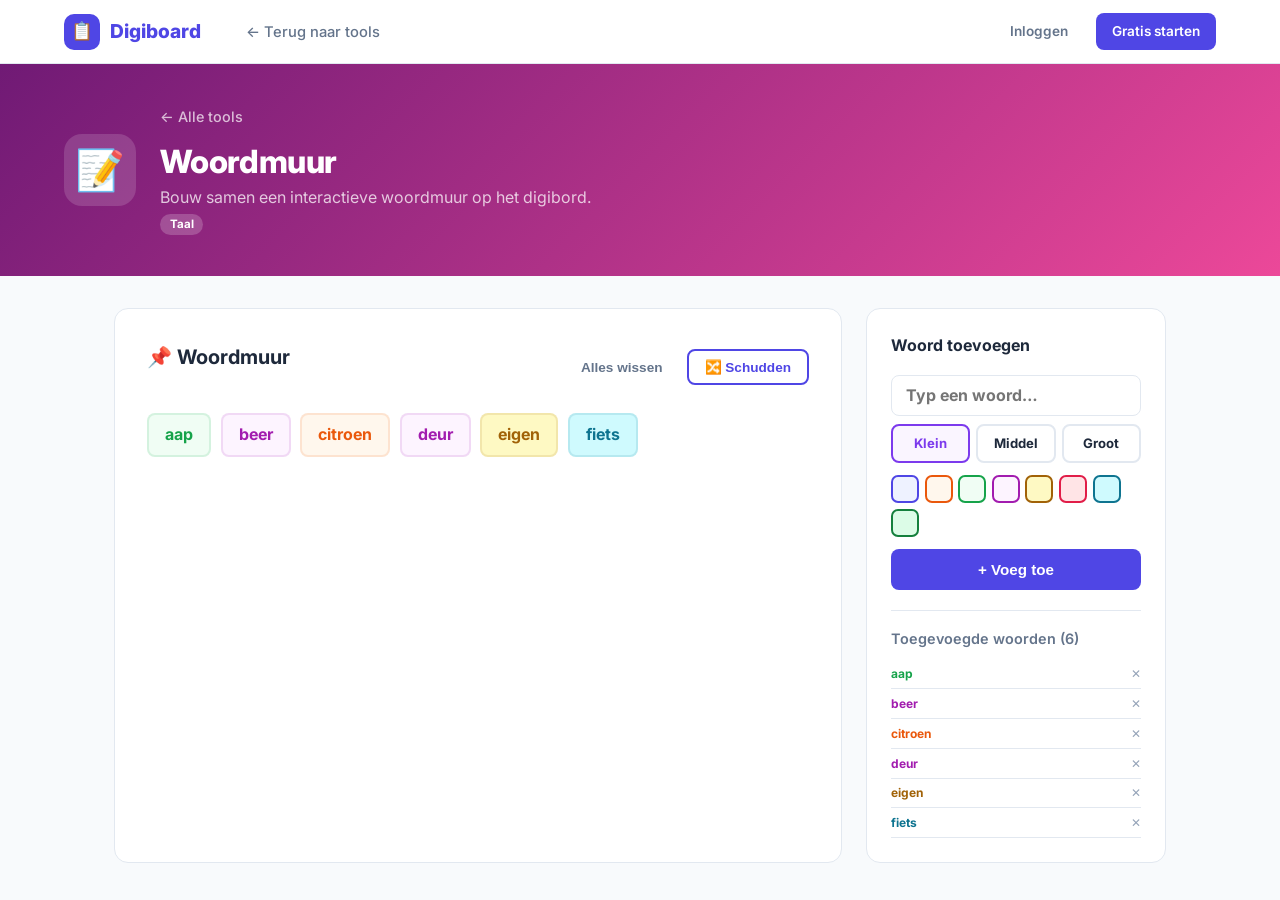
<file: wwwroot/digiboard/tools/word-wall.html>
<!DOCTYPE html>
<html lang="nl">
<head>
  <meta charset="UTF-8" />
  <meta name="viewport" content="width=device-width, initial-scale=1.0" />
  <title>Woordmuur — Digiboard</title>
  <link href="https://fonts.googleapis.com/css2?family=Inter:wght@400;500;600;700;800&display=swap" rel="stylesheet">
  <link rel="stylesheet" href="../assets/style.css">
  <style>
    .ww-wrap { max-width: 1100px; margin: 2rem auto; padding: 0 1.5rem; display: grid; grid-template-columns: 1fr 300px; gap: 1.5rem; }
    .wall-area { background: #fff; border: 1px solid var(--border); border-radius: var(--radius); padding: 2rem; min-height: 520px; }
    .wall-area h3 { margin-bottom: 1.25rem; }
    .word-cloud { display: flex; flex-wrap: wrap; gap: .6rem; align-items: center; }
    .word-tile {
      padding: .45rem 1rem; border-radius: 8px;
      font-weight: 700; cursor: pointer;
      transition: transform .15s, box-shadow .15s;
      user-select: none; position: relative;
    }
    .word-tile:hover { transform: scale(1.05); box-shadow: 0 4px 12px rgba(0,0,0,.15); }
    .word-tile .del-btn {
      display: none; position: absolute; top: -7px; right: -7px;
      width: 18px; height: 18px; background: var(--danger); color: #fff;
      border-radius: 50%; font-size: .65rem; align-items: center; justify-content: center;
      cursor: pointer; font-weight: 800;
    }
    .word-tile:hover .del-btn { display: flex; }
    .sidebar { background: #fff; border: 1px solid var(--border); border-radius: var(--radius); padding: 1.5rem; height: fit-content; }
    .sidebar h3 { margin-bottom: 1rem; font-size: 1rem; }
    .add-word-input { width: 100%; border: 1px solid var(--border); border-radius: 8px; padding: .6rem .9rem; font-size: 1rem; font-weight: 700; outline: none; font-family: var(--font); margin-bottom: .5rem; }
    .add-word-input:focus { border-color: var(--secondary); }
    .size-btns { display: flex; gap: .4rem; margin-bottom: .75rem; }
    .size-btn { flex: 1; padding: .45rem; border: 2px solid var(--border); border-radius: 8px; font-size: .82rem; font-weight: 700; cursor: pointer; text-align: center; transition: all .15s; }
    .size-btn.active { border-color: var(--secondary); color: var(--secondary); background: #faf5ff; }
    .color-swatches { display: flex; gap: .35rem; flex-wrap: wrap; margin-bottom: .75rem; }
    .swatch { width: 28px; height: 28px; border-radius: 7px; cursor: pointer; border: 2px solid transparent; transition: border-color .15s; }
    .swatch.active { border-color: #1e293b; }
    .words-list { margin-top: 1.25rem; border-top: 1px solid var(--border); padding-top: 1rem; }
    .words-list h4 { font-size: .9rem; margin-bottom: .6rem; color: var(--text-muted); }
    .word-list-item { display: flex; align-items: center; justify-content: space-between; padding: .3rem 0; font-size: .88rem; border-bottom: 1px solid var(--border); }
    .word-list-item span { cursor: pointer; color: var(--text-light); font-size: .75rem; }
    .word-list-item span:hover { color: var(--danger); }
    .empty-state { text-align: center; padding: 4rem 2rem; color: var(--text-light); }
    .empty-state .big { font-size: 3.5rem; margin-bottom: 1rem; }
  </style>
</head>
<body>
<nav class="nav">
  <div class="nav-inner">
    <a href="../index.html" class="nav-logo"><div class="nav-logo-icon">📋</div>Digiboard</a>
    <ul class="nav-links"><li><a href="../index.html#tools">← Terug naar tools</a></li></ul>
    <div class="nav-actions"><a href="#" class="btn btn-ghost btn-sm">Inloggen</a><a href="#" class="btn btn-primary btn-sm">Gratis starten</a></div>
  </div>
</nav>
<div class="tool-page-header" style="background:linear-gradient(135deg,#701a75,#EC4899)">
  <div class="tool-page-header-inner">
    <div class="tool-page-icon">📝</div>
    <div class="tool-page-meta">
      <a href="../index.html#tools" class="tool-back">← Alle tools</a>
      <h1>Woordmuur</h1>
      <p>Bouw samen een interactieve woordmuur op het digibord.</p>
      <span class="tool-badge">Taal</span>
    </div>
  </div>
</div>
<div class="ww-wrap">
  <div class="wall-area">
    <div style="display:flex;align-items:center;justify-content:space-between;margin-bottom:1.25rem">
      <h3>📌 Woordmuur</h3>
      <div style="display:flex;gap:.5rem">
        <button class="btn btn-ghost btn-sm" onclick="clearAll()">Alles wissen</button>
        <button class="btn btn-outline btn-sm" onclick="shuffle()">🔀 Schudden</button>
      </div>
    </div>
    <div class="word-cloud" id="wordCloud">
      <div class="empty-state" id="emptyState"><div class="big">📝</div><p>Voeg woorden toe via het zijpaneel</p></div>
    </div>
  </div>
  <div class="sidebar">
    <h3>Woord toevoegen</h3>
    <input class="add-word-input" id="wordInput" type="text" placeholder="Typ een woord…" onkeydown="if(event.key==='Enter')addWord()" />
    <div class="size-btns">
      <div class="size-btn active" onclick="setSize('sm',this)">Klein</div>
      <div class="size-btn" onclick="setSize('md',this)">Middel</div>
      <div class="size-btn" onclick="setSize('lg',this)">Groot</div>
    </div>
    <div class="color-swatches" id="swatches"></div>
    <button class="btn btn-primary" style="width:100%;justify-content:center" onclick="addWord()">+ Voeg toe</button>
    <div class="words-list">
      <h4>Toegevoegde woorden (<span id="wordCount">0</span>)</h4>
      <div id="wordListItems"></div>
    </div>
  </div>
</div>
<script>
const COLORS = [
  {bg:'#EEF2FF',text:'#4F46E5'},{bg:'#FFF7ED',text:'#EA580C'},{bg:'#F0FDF4',text:'#16A34A'},
  {bg:'#FDF4FF',text:'#A21CAF'},{bg:'#FEF9C3',text:'#A16207'},{bg:'#FFE4E6',text:'#E11D48'},
  {bg:'#CFFAFE',text:'#0E7490'},{bg:'#DCFCE7',text:'#15803D'}
];
const SIZES = {sm:'1rem',md:'1.35rem',lg:'1.8rem'};
let words = [], selectedColor = 0, selectedSize = 'sm';

// Build swatches
const sw = document.getElementById('swatches');
COLORS.forEach((c,i) => {
  const d = document.createElement('div');
  d.className='swatch' + (i===0?' active':'');
  d.style.background=c.bg; d.style.border=`2px solid ${c.text}`;
  d.onclick=()=>{ selectedColor=i; document.querySelectorAll('.swatch').forEach((s,j)=>s.classList.toggle('active',j===i)); };
  sw.appendChild(d);
});

function setSize(s, btn) {
  selectedSize = s;
  document.querySelectorAll('.size-btn').forEach(b=>b.classList.remove('active'));
  btn.classList.add('active');
}
function addWord() {
  const input = document.getElementById('wordInput');
  const word = input.value.trim();
  if (!word) return;
  words.push({text: word, color: selectedColor, size: selectedSize});
  input.value = '';
  render();
}
function removeWord(i) { words.splice(i,1); render(); }
function clearAll() { words=[]; render(); }
function shuffle() { words.sort(()=>Math.random()-.5); render(); }

function render() {
  const cloud = document.getElementById('wordCloud');
  const empty = document.getElementById('emptyState');
  document.getElementById('wordCount').textContent = words.length;
  if (words.length === 0) { cloud.innerHTML = ''; cloud.appendChild(empty); return; }
  cloud.innerHTML = '';
  words.forEach((w,i) => {
    const c = COLORS[w.color];
    const tile = document.createElement('div');
    tile.className = 'word-tile';
    tile.style.cssText = `background:${c.bg};color:${c.text};font-size:${SIZES[w.size]};border:2px solid ${c.text}20`;
    tile.innerHTML = `${w.text}<div class="del-btn" onclick="event.stopPropagation();removeWord(${i})">✕</div>`;
    cloud.appendChild(tile);
  });
  // Also update list
  const list = document.getElementById('wordListItems');
  list.innerHTML = words.map((w,i)=>`<div class="word-list-item"><span style="color:${COLORS[w.color].text};font-weight:700">${w.text}</span><span onclick="removeWord(${i})">✕</span></div>`).join('');
}

// Preload some words
['aap','beer','citroen','deur','eigen','fiets'].forEach(w => words.push({text:w,color:Math.floor(Math.random()*COLORS.length),size:'sm'}));
render();
</script>
</body>
</html>
</file>
<file: wwwroot/digiboard/assets/style.css>
/* ============================================================
   Digiboard Platform — Shared Stylesheet
   ============================================================ */

:root {
  --primary: #4F46E5;
  --primary-dark: #3730A3;
  --primary-light: #EEF2FF;
  --secondary: #7C3AED;
  --accent: #10B981;
  --danger: #EF4444;
  --warning: #F59E0B;
  --bg: #F8FAFC;
  --surface: #FFFFFF;
  --border: #E2E8F0;
  --text: #1E293B;
  --text-muted: #64748B;
  --text-light: #94A3B8;
  --radius: 14px;
  --radius-sm: 8px;
  --radius-lg: 20px;
  --shadow: 0 1px 3px rgba(0,0,0,.08), 0 4px 16px rgba(0,0,0,.06);
  --shadow-lg: 0 8px 30px rgba(0,0,0,.12);
  --font: 'Inter', system-ui, -apple-system, sans-serif;
  --nav-h: 64px;
}

*, *::before, *::after { box-sizing: border-box; margin: 0; padding: 0; }

html { scroll-behavior: smooth; }

body {
  font-family: var(--font);
  background: var(--bg);
  color: var(--text);
  line-height: 1.6;
  -webkit-font-smoothing: antialiased;
}

a { text-decoration: none; color: inherit; }
img { max-width: 100%; display: block; }

/* ---- Typography ---- */
h1 { font-size: clamp(2rem, 5vw, 3.5rem); font-weight: 800; line-height: 1.15; letter-spacing: -.02em; }
h2 { font-size: clamp(1.5rem, 3.5vw, 2.25rem); font-weight: 700; line-height: 1.25; letter-spacing: -.01em; }
h3 { font-size: 1.25rem; font-weight: 700; }
h4 { font-size: 1.05rem; font-weight: 600; }
p  { color: var(--text-muted); }

/* ---- Layout ---- */
.container { max-width: 1200px; margin: 0 auto; padding: 0 1.5rem; }
.section { padding: 5rem 0; }
.section-sm { padding: 3rem 0; }

/* ---- Buttons ---- */
.btn {
  display: inline-flex; align-items: center; gap: .5rem;
  padding: .75rem 1.5rem; border-radius: var(--radius-sm);
  font-weight: 600; font-size: .95rem; cursor: pointer;
  border: none; transition: all .2s; white-space: nowrap;
}
.btn-primary {
  background: var(--primary); color: #fff;
}
.btn-primary:hover { background: var(--primary-dark); transform: translateY(-1px); box-shadow: 0 4px 14px rgba(79,70,229,.4); }
.btn-outline {
  background: transparent; color: var(--primary);
  border: 2px solid var(--primary);
}
.btn-outline:hover { background: var(--primary-light); }
.btn-ghost { background: transparent; color: var(--text-muted); }
.btn-ghost:hover { background: var(--border); color: var(--text); }
.btn-white {
  background: #fff; color: var(--primary); font-weight: 700;
}
.btn-white:hover { background: var(--primary-light); transform: translateY(-1px); }
.btn-lg { padding: 1rem 2rem; font-size: 1.05rem; border-radius: var(--radius); }
.btn-sm { padding: .5rem 1rem; font-size: .85rem; }

/* ---- Navigation ---- */
.nav {
  position: sticky; top: 0; z-index: 100;
  height: var(--nav-h);
  background: rgba(255,255,255,.92);
  backdrop-filter: blur(12px);
  border-bottom: 1px solid var(--border);
  display: flex; align-items: center;
}
.nav-inner {
  display: flex; align-items: center; gap: 2rem;
  max-width: 1200px; margin: 0 auto; padding: 0 1.5rem; width: 100%;
}
.nav-logo {
  display: flex; align-items: center; gap: .6rem;
  font-weight: 800; font-size: 1.2rem; color: var(--primary);
}
.nav-logo-icon {
  width: 36px; height: 36px; background: var(--primary);
  border-radius: 10px; display: flex; align-items: center;
  justify-content: center; color: #fff; font-size: 1.1rem;
}
.nav-links {
  display: flex; align-items: center; gap: .25rem; flex: 1;
  list-style: none;
}
.nav-links a {
  padding: .5rem .85rem; border-radius: 8px;
  font-size: .92rem; font-weight: 500; color: var(--text-muted);
  transition: all .15s;
}
.nav-links a:hover, .nav-links a.active { color: var(--text); background: var(--bg); }
.nav-actions { display: flex; align-items: center; gap: .75rem; margin-left: auto; }

/* ---- Hero ---- */
.hero {
  background: linear-gradient(135deg, #1E1B4B 0%, #3730A3 45%, #4F46E5 100%);
  color: #fff; padding: 6rem 0 5rem; overflow: hidden; position: relative;
}
.hero::before {
  content: ''; position: absolute; inset: 0;
  background: url("data:image/svg+xml,%3Csvg width='60' height='60' viewBox='0 0 60 60' xmlns='http://www.w3.org/2000/svg'%3E%3Cg fill='none' fill-rule='evenodd'%3E%3Cg fill='%23ffffff' fill-opacity='0.04'%3E%3Ccircle cx='30' cy='30' r='3'/%3E%3C/g%3E%3C/g%3E%3C/svg%3E");
}
.hero-inner {
  position: relative; display: grid;
  grid-template-columns: 1fr 1fr; gap: 4rem; align-items: center;
  max-width: 1200px; margin: 0 auto; padding: 0 1.5rem;
}
.hero-badge {
  display: inline-flex; align-items: center; gap: .5rem;
  background: rgba(255,255,255,.15); border: 1px solid rgba(255,255,255,.2);
  padding: .35rem .85rem; border-radius: 100px;
  font-size: .82rem; font-weight: 600; color: #fff; margin-bottom: 1.5rem;
}
.hero h1 { color: #fff; margin-bottom: 1.25rem; }
.hero p { color: rgba(255,255,255,.75); font-size: 1.15rem; max-width: 500px; margin-bottom: 2rem; }
.hero-actions { display: flex; align-items: center; gap: 1rem; flex-wrap: wrap; }
.hero-stats { display: flex; gap: 2rem; margin-top: 2.5rem; }
.hero-stat-num { font-size: 1.6rem; font-weight: 800; color: #fff; }
.hero-stat-label { font-size: .8rem; color: rgba(255,255,255,.6); }
.hero-visual {
  background: rgba(255,255,255,.1); border: 1px solid rgba(255,255,255,.2);
  border-radius: var(--radius-lg); padding: 1.5rem;
  backdrop-filter: blur(10px);
}
.hero-screen {
  background: #1e2035; border-radius: var(--radius);
  padding: 1.5rem; min-height: 280px;
  display: grid; grid-template-columns: 1fr 1fr; gap: .75rem;
}
.hero-tool-card {
  background: rgba(255,255,255,.08); border-radius: 10px;
  padding: 1rem; display: flex; flex-direction: column; gap: .4rem;
}
.hero-tool-icon { font-size: 1.6rem; }
.hero-tool-name { font-size: .82rem; font-weight: 600; color: rgba(255,255,255,.9); }
.hero-tool-cat { font-size: .72rem; color: rgba(255,255,255,.45); }

/* ---- Tool grid ---- */
.tools-header {
  display: flex; align-items: center; justify-content: space-between;
  margin-bottom: 2rem; flex-wrap: wrap; gap: 1rem;
}
.categories {
  display: flex; gap: .5rem; flex-wrap: wrap; margin-bottom: 2.5rem;
}
.cat-btn {
  padding: .45rem 1.1rem; border-radius: 100px;
  font-size: .85rem; font-weight: 600; border: 2px solid var(--border);
  background: var(--surface); color: var(--text-muted);
  cursor: pointer; transition: all .15s;
}
.cat-btn:hover, .cat-btn.active {
  border-color: var(--primary); color: var(--primary);
  background: var(--primary-light);
}
.tools-grid {
  display: grid;
  grid-template-columns: repeat(auto-fill, minmax(260px, 1fr));
  gap: 1.25rem;
}

/* ---- Tool Card ---- */
.tool-card {
  background: var(--surface); border: 1px solid var(--border);
  border-radius: var(--radius); overflow: hidden;
  transition: all .2s; cursor: pointer;
  display: flex; flex-direction: column;
}
.tool-card:hover {
  border-color: var(--primary);
  box-shadow: var(--shadow-lg);
  transform: translateY(-3px);
}
.tool-card-thumb {
  height: 140px; display: flex; align-items: center; justify-content: center;
  font-size: 3.5rem; position: relative; overflow: hidden;
}
.tool-card-thumb::after {
  content: ''; position: absolute; inset: 0;
  background: inherit; filter: brightness(.85); z-index: -1;
}
.tool-card-body { padding: 1.1rem; flex: 1; display: flex; flex-direction: column; gap: .4rem; }
.tool-card-cat {
  font-size: .75rem; font-weight: 700; text-transform: uppercase;
  letter-spacing: .06em; color: var(--primary);
}
.tool-card h4 { color: var(--text); }
.tool-card p { font-size: .88rem; color: var(--text-muted); }
.tool-card-footer {
  padding: .75rem 1.1rem; border-top: 1px solid var(--border);
  display: flex; align-items: center; justify-content: space-between;
}
.tool-badge {
  font-size: .72rem; font-weight: 700; padding: .2rem .6rem;
  border-radius: 100px; background: var(--primary-light); color: var(--primary);
}
.tool-open-btn {
  font-size: .82rem; font-weight: 600; color: var(--primary);
  display: flex; align-items: center; gap: .3rem;
}

/* ---- Feature cards ---- */
.features-grid {
  display: grid; grid-template-columns: repeat(3, 1fr); gap: 1.5rem;
}
.feature-card {
  background: var(--surface); border: 1px solid var(--border);
  border-radius: var(--radius); padding: 1.75rem;
}
.feature-icon {
  width: 52px; height: 52px; border-radius: 14px;
  display: flex; align-items: center; justify-content: center;
  font-size: 1.5rem; margin-bottom: 1rem;
}
.feature-card h3 { margin-bottom: .5rem; }

/* ---- How it works ---- */
.how-grid { display: grid; grid-template-columns: repeat(4, 1fr); gap: 1.5rem; }
.how-step { text-align: center; }
.how-num {
  width: 48px; height: 48px; border-radius: 50%;
  background: var(--primary); color: #fff;
  font-weight: 800; font-size: 1.1rem;
  display: flex; align-items: center; justify-content: center;
  margin: 0 auto 1rem;
}
.how-step h4 { margin-bottom: .4rem; }

/* ---- CTA section ---- */
.cta-section {
  background: linear-gradient(135deg, #4F46E5, #7C3AED);
  border-radius: var(--radius-lg); padding: 4rem; text-align: center;
  margin: 2rem 0;
}
.cta-section h2, .cta-section p { color: #fff; }
.cta-section p { color: rgba(255,255,255,.8); margin: 1rem 0 2rem; }

/* ---- Footer ---- */
footer {
  background: #0F172A; color: rgba(255,255,255,.6);
  padding: 3.5rem 0 1.5rem;
}
.footer-grid {
  display: grid; grid-template-columns: 2fr 1fr 1fr 1fr;
  gap: 2rem; margin-bottom: 3rem;
}
.footer-logo {
  display: flex; align-items: center; gap: .6rem;
  font-weight: 800; font-size: 1.15rem; color: #fff; margin-bottom: .75rem;
}
.footer-col h5 { color: #fff; font-size: .88rem; margin-bottom: 1rem; }
.footer-links { list-style: none; display: flex; flex-direction: column; gap: .5rem; }
.footer-links a { font-size: .88rem; transition: color .15s; }
.footer-links a:hover { color: #fff; }
.footer-bottom {
  border-top: 1px solid rgba(255,255,255,.1);
  padding-top: 1.5rem; text-align: center; font-size: .82rem;
}

/* ---- Tool page specific ---- */
.tool-page-header {
  background: linear-gradient(135deg, #1E1B4B 0%, #4F46E5 100%);
  padding: 2.5rem 0; color: #fff;
}
.tool-page-header-inner {
  display: flex; align-items: center; gap: 1.5rem;
  max-width: 1200px; margin: 0 auto; padding: 0 1.5rem;
}
.tool-page-icon {
  width: 72px; height: 72px; border-radius: 18px;
  background: rgba(255,255,255,.15);
  display: flex; align-items: center; justify-content: center;
  font-size: 2.5rem; flex-shrink: 0;
}
.tool-page-meta h1 { font-size: 2rem; color: #fff; }
.tool-page-meta p { color: rgba(255,255,255,.75); margin-top: .25rem; }
.tool-page-meta .tool-badge { background: rgba(255,255,255,.2); color: #fff; margin-top: .5rem; }
.tool-back {
  display: inline-flex; align-items: center; gap: .4rem;
  color: rgba(255,255,255,.7); font-size: .9rem; font-weight: 500;
  margin-bottom: 1rem; transition: color .15s;
}
.tool-back:hover { color: #fff; }
.tool-canvas {
  background: #fff; border: 1px solid var(--border);
  border-radius: var(--radius-lg);
  min-height: 520px;
  display: flex; align-items: center; justify-content: center;
  flex-direction: column; gap: 1.5rem;
  margin: 2rem 0;
  overflow: hidden; position: relative;
}
.tool-canvas-placeholder {
  text-align: center; padding: 3rem;
}
.tool-canvas-placeholder .big-icon { font-size: 5rem; margin-bottom: 1rem; }
.tool-canvas-placeholder h3 { font-size: 1.5rem; margin-bottom: .5rem; }
.tool-canvas-placeholder p { max-width: 420px; margin: 0 auto 1.5rem; }

/* ---- Utilities ---- */
.text-center { text-align: center; }
.text-primary { color: var(--primary); }
.mt-1 { margin-top: .5rem; }
.mt-2 { margin-top: 1rem; }
.mt-3 { margin-top: 1.5rem; }
.mt-4 { margin-top: 2rem; }
.mb-1 { margin-bottom: .5rem; }
.mb-2 { margin-bottom: 1rem; }
.mb-3 { margin-bottom: 1.5rem; }
.mb-4 { margin-bottom: 2rem; }

/* ---- Responsive ---- */
@media (max-width: 900px) {
  .hero-inner { grid-template-columns: 1fr; }
  .hero-visual { display: none; }
  .features-grid { grid-template-columns: 1fr; }
  .how-grid { grid-template-columns: repeat(2, 1fr); }
  .footer-grid { grid-template-columns: 1fr 1fr; }
}
@media (max-width: 600px) {
  .nav-links { display: none; }
  .how-grid { grid-template-columns: 1fr; }
  .footer-grid { grid-template-columns: 1fr; }
  .cta-section { padding: 2.5rem 1.5rem; }
}
</file>
<file: wwwroot/partituur/style.css>
/* ── Reset & base ── */
*, *::before, *::after { box-sizing: border-box; margin: 0; padding: 0; }

:root {
  --bg:          #fdf6ee;
  --surface:     #ffffff;
  --surface2:    #f0e9df;
  --border:      #ddd0c4;
  --accent:      #ff6b35;
  --accent2:     #ffb703;
  --text:        #2d2016;
  --text-dim:    #9e8a78;
  --bin-hover:   #e03c3c;
  --radius:      14px;
  --tray-h:      110px;
  --ctrl-h:      56px;
  --gap:         14px;
  --pad:         16px;
}

html, body {
  width: 100%; height: 100%;
  overflow: hidden;
  background: var(--bg);
  color: var(--text);
  font-family: 'Nunito', 'Segoe UI', system-ui, sans-serif;
  user-select: none;
}

/* ── Soft dotted background ── */
body {
  background-image: radial-gradient(circle, #e8d8c8 1.5px, transparent 1.5px);
  background-size: 28px 28px;
  background-color: var(--bg);
}

/* ── Controls ── */
#controls {
  position: fixed;
  top: var(--pad);
  right: var(--pad);
  display: flex;
  align-items: center;
  gap: 8px;
  z-index: 100;
}

.control-label {
  font-size: 10px;
  font-weight: 700;
  letter-spacing: .12em;
  color: var(--text-dim);
  margin-right: 2px;
}

.control-group {
  display: flex;
  align-items: center;
  gap: 6px;
  background: var(--surface);
  border: 2px solid var(--border);
  border-radius: var(--radius);
  padding: 6px 10px;
  box-shadow: 0 2px 8px rgba(0,0,0,.08);
}

.row-buttons {
  display: flex;
  gap: 4px;
}

.row-btn {
  width: 34px; height: 34px;
  border-radius: 9px;
  border: 2px solid var(--border);
  background: var(--surface2);
  color: var(--text-dim);
  font-size: 15px;
  font-weight: 800;
  cursor: pointer;
  transition: all .15s ease;
  font-family: inherit;
}

.row-btn:hover {
  color: var(--text);
  border-color: var(--accent);
}

.row-btn.active {
  background: var(--accent);
  color: #fff;
  border-color: var(--accent);
}

#btn-fullscreen, #btn-undo, #btn-clear {
  width: 44px; height: 44px;
  border-radius: var(--radius);
  border: 2px solid var(--border);
  background: var(--surface);
  color: var(--text-dim);
  cursor: pointer;
  display: flex; align-items: center; justify-content: center;
  transition: all .15s ease;
  box-shadow: 0 2px 8px rgba(0,0,0,.08);
}

#btn-fullscreen svg, #btn-undo svg, #btn-clear svg { width: 18px; height: 18px; }

#btn-fullscreen:hover { color: var(--accent); border-color: var(--accent); }
#btn-undo:hover       { color: var(--accent); border-color: var(--accent); }
#btn-clear:hover      { color: var(--bin-hover); border-color: var(--bin-hover); }

#btn-undo:disabled { opacity: .3; cursor: default; }
#btn-undo:disabled:hover { color: var(--text-dim); border-color: var(--border); }

/* ── Board ── */
#board {
  position: fixed;
  top: 0;
  left: 0;
  right: 0;
  bottom: var(--tray-h);
  padding: var(--pad);
  display: flex;
  align-items: center;
  justify-content: center;
}

#board-grid {
  display: grid;
  gap: var(--gap);
  align-content: center;
  justify-content: center;
}

/* Placeholder */
#placeholder-text {
  position: absolute;
  inset: 0;
  display: flex;
  align-items: center;
  justify-content: center;
  font-size: clamp(18px, 3vw, 28px);
  font-weight: 600;
  letter-spacing: .06em;
  color: var(--text-dim);
  opacity: .35;
  pointer-events: none;
  transition: opacity .3s;
}

#placeholder-text.hidden { opacity: 0; }

/* ── Drop placeholder (shown during drag only) ── */
.drop-placeholder {
  border-radius: var(--radius);
  border: 3px dashed var(--accent);
  background: rgba(255,107,53,.07);
  box-sizing: border-box;
  transition: width .18s ease, height .18s ease;
}

/* ── Tiles ── */
.tile {
  border-radius: 14px;
  border: 3px solid rgba(0,0,0,.08);
  overflow: hidden;
  cursor: grab;
  box-shadow: 0 4px 12px rgba(0,0,0,.12), 0 1px 3px rgba(0,0,0,.08);
  transition: width .18s ease, height .18s ease, box-shadow .15s, transform .15s;
  background: var(--surface);
  touch-action: none;
  box-sizing: border-box;
  flex-shrink: 0;
}

.tile:hover {
  transform: translateY(-3px) scale(1.02);
  box-shadow: 0 10px 24px rgba(0,0,0,.15);
}

.tile:active { cursor: grabbing; }

.tile img {
  width: 100%; height: 100%;
  object-fit: cover;
  display: block;
  pointer-events: none;
}

/* Tile inner content (no image) */
.tile-inner {
  width: 100%; height: 100%;
  display: flex; flex-direction: column;
  align-items: center; justify-content: center;
  gap: 6px;
  pointer-events: none;
}

.tile-letter {
  font-weight: 900;
  line-height: 1;
  transition: font-size .18s ease;
}

.tile-name {
  font-size: clamp(9px, 1.2vw, 13px);
  font-weight: 600;
  letter-spacing: .08em;
  text-transform: uppercase;
}

/* ── Tray ── */
#tray {
  position: fixed;
  bottom: 0; left: 0; right: 0;
  height: var(--tray-h);
  background: var(--surface);
  border-top: 2px solid var(--border);
  display: flex;
  align-items: center;
  justify-content: center;
  padding: 0 calc(var(--tray-h) + 24px) 0 var(--pad);
  z-index: 50;
  box-shadow: 0 -2px 12px rgba(0,0,0,.06);
}

#tray-inner {
  display: flex;
  align-items: center;
  gap: 12px;
  height: 100%;
  padding: 10px 0;
}

.tray-tile {
  height: calc(var(--tray-h) - 24px);
  aspect-ratio: 1;
  border-radius: 12px;
  border: 3px solid var(--border);
  overflow: hidden;
  cursor: grab;
  background: var(--surface2);
  box-shadow: 0 3px 10px rgba(0,0,0,.1);
  display: flex; align-items: center; justify-content: center;
  flex-shrink: 0;
  touch-action: none;
  transition: transform .15s, box-shadow .15s;
}

.tray-tile:hover {
  transform: translateY(-4px) scale(1.04);
  box-shadow: 0 8px 20px rgba(0,0,0,.15);
}

.tray-tile img {
  width: 100%; height: 100%;
  object-fit: cover;
  display: block;
  pointer-events: none;
}

.tray-tile.dragging {
  opacity: .5;
  cursor: grabbing;
}

.tray-tile .tile-inner {
  width: 100%; height: 100%;
  display: flex; flex-direction: column;
  align-items: center; justify-content: center;
  gap: 4px;
  pointer-events: none;
}

.tray-tile .tile-letter { font-size: clamp(18px, 2.5vw, 30px); font-weight: 900; line-height: 1; }
.tray-tile .tile-name   { font-size: 10px; font-weight: 600; letter-spacing: .08em; text-transform: uppercase; }

/* ── Bin ── */
#bin {
  position: fixed;
  bottom: calc((var(--tray-h) - 60px) / 2);
  right: var(--pad);
  width: 60px; height: 60px;
  border-radius: var(--radius);
  border: 2px solid var(--border);
  background: var(--surface);
  display: flex; align-items: center; justify-content: center;
  z-index: 100;
  transition: all .2s ease;
  cursor: default;
  box-shadow: 0 2px 8px rgba(0,0,0,.08);
}

#bin svg { width: 24px; height: 24px; color: var(--text-dim); transition: color .2s; }

#bin.active {
  border-color: var(--bin-hover);
  background: rgba(224,60,60,.1);
  transform: scale(1.1);
}

#bin.active svg { color: var(--bin-hover); }

/* ── Modal ── */
#modal {
  position: fixed;
  inset: 0;
  display: flex;
  align-items: center;
  justify-content: center;
  z-index: 200;
  pointer-events: none;
}

#modal.hidden { display: none; }

#modal-box {
  background: var(--surface);
  border: 2px solid var(--accent);
  border-radius: 20px;
  padding: 22px 40px;
  box-shadow: 0 8px 40px rgba(0,0,0,.15);
  animation: modal-in .25s ease;
}

#modal-msg {
  font-size: clamp(15px, 2vw, 20px);
  font-weight: 800;
  color: var(--accent);
  letter-spacing: .02em;
}

@keyframes modal-in {
  from { transform: scale(.88); opacity: 0; }
  to   { transform: scale(1);   opacity: 1; }
}


/* ═══════════════════════════════════════════
   PART 2 — RHYTHM MODULE STYLES
═══════════════════════════════════════════ */

/* ── Mode toggle button ── */
#btn-mode {
  width: 44px; height: 44px;
  border-radius: var(--radius);
  border: 2px solid var(--border);
  background: var(--surface);
  color: var(--text-dim);
  cursor: pointer;
  display: flex; align-items: center; justify-content: center;
  transition: all .15s ease;
  box-shadow: 0 2px 8px rgba(0,0,0,.08);
}
#btn-mode svg { width: 18px; height: 18px; }
#btn-mode:hover { color: #7048e8; border-color: #7048e8; }
#btn-mode.active {
  background: #7048e8;
  color: #fff;
  border-color: #7048e8;
}

/* ── Rhythm mode controls bar ── */
#rhythm-controls {
  position: fixed;
  top: var(--pad);
  left: var(--pad);
  display: flex;
  align-items: center;
  gap: 8px;
  z-index: 100;
}
#rhythm-controls.hidden { display: none; }

#btn-mode-back, #btn-play, #btn-fullscreen-r {
  width: 44px; height: 44px;
  border-radius: var(--radius);
  border: 2px solid var(--border);
  background: var(--surface);
  color: var(--text-dim);
  cursor: pointer;
  display: flex; align-items: center; justify-content: center;
  transition: all .15s ease;
  box-shadow: 0 2px 8px rgba(0,0,0,.08);
}
#btn-mode-back svg, #btn-play svg, #btn-fullscreen-r svg { width: 18px; height: 18px; }
#btn-mode-back:hover  { color: var(--accent); border-color: var(--accent); }
#btn-fullscreen-r:hover { color: var(--accent); border-color: var(--accent); }

#btn-play {
  width: 52px; height: 52px;
  background: var(--accent);
  border-color: var(--accent);
  color: #fff;
}
#btn-play:hover { background: #e55520; border-color: #e55520; }
#btn-play.playing {
  background: #e03c3c;
  border-color: #e03c3c;
}
#btn-play svg { width: 20px; height: 20px; }

/* ── Tempo control ── */
#tempo-group {
  background: var(--surface);
  border: 2px solid var(--border);
  border-radius: var(--radius);
  padding: 6px 12px;
  display: flex;
  align-items: center;
  gap: 8px;
  box-shadow: 0 2px 8px rgba(0,0,0,.08);
}
#tempo-slider {
  -webkit-appearance: none;
  appearance: none;
  width: 120px;
  height: 4px;
  border-radius: 2px;
  background: var(--border);
  outline: none;
  cursor: pointer;
}
#tempo-slider::-webkit-slider-thumb {
  -webkit-appearance: none;
  width: 18px; height: 18px;
  border-radius: 50%;
  background: var(--accent);
  border: 2px solid #fff;
  box-shadow: 0 1px 4px rgba(0,0,0,.2);
  cursor: pointer;
}
#tempo-slider:disabled { opacity: .4; cursor: default; }
#tempo-slider:disabled::-webkit-slider-thumb { cursor: default; }
#tempo-display {
  font-size: 14px;
  font-weight: 800;
  color: var(--text);
  min-width: 28px;
  text-align: right;
  font-family: inherit;
}

/* ── Rhythm mode: board state ── */
body.rhythm-mode #tray  { display: none; }
body.rhythm-mode #bin   { display: none; }
body.rhythm-mode #board { bottom: 0; }

/* ── Tile note overlay ── */
.note-overlay {
  position: absolute;
  bottom: 0; left: 0; right: 0;
  height: 38%;
  background: linear-gradient(to top, rgba(255,255,255,.88) 60%, rgba(255,255,255,0));
  display: flex;
  align-items: flex-end;
  pointer-events: none;
  border-radius: 0 0 12px 12px;
  overflow: hidden;
}
.note-overlay canvas {
  position: absolute;
  bottom: 0; left: 0;
  width: 100%; height: 100%;
}

/* ── Active tile during playback ── */
.tile.rhythm-active {
  border-color: var(--accent) !important;
  box-shadow: 0 0 0 3px var(--accent), 0 6px 20px rgba(255,107,53,.35) !important;
  transform: translateY(-2px) scale(1.02) !important;
  z-index: 2;
}
.tile.rhythm-dim {
  opacity: 0.45;
  transition: opacity .2s;
}

/* ── Bouncing ball ── */
#bounce-ball {
  position: fixed;
  border-radius: 50%;
  background: var(--accent);
  border: 3px solid #fff;
  box-shadow: 0 4px 16px rgba(255,107,53,.5);
  pointer-events: none;
  z-index: 500;
  /* position set directly by rAF — no CSS transition */
}
#bounce-ball.hidden { display: none; }

/* ── Count-in overlay ── */
#countin {
  position: fixed;
  inset: 0;
  display: flex;
  align-items: center;
  justify-content: center;
  z-index: 600;
  pointer-events: none;
  background: rgba(253,246,238,.15);
}
#countin.hidden { display: none; }
#countin-number {
  font-size: clamp(80px, 18vw, 160px);
  font-weight: 900;
  color: var(--accent);
  line-height: 1;
  font-family: inherit;
  text-shadow: 0 4px 24px rgba(255,107,53,.3);
  animation: countin-pop .25s ease;
}
@keyframes countin-pop {
  from { transform: scale(.6); opacity: 0; }
  to   { transform: scale(1);  opacity: 1; }
}

/* ── No-rhythm warning on tile ── */
.no-rhythm-badge {
  position: absolute;
  top: 5px; right: 5px;
  width: 20px; height: 20px;
  background: #e03c3c;
  border-radius: 50%;
  display: flex; align-items: center; justify-content: center;
  font-size: 12px;
  color: #fff;
  pointer-events: none;
  font-weight: 900;
  line-height: 1;
  z-index: 3;
}

/* ── Toggle buttons (repeat / show-notes / show-syls) ── */
.toggle-btn {
  width: 44px; height: 44px;
  border-radius: var(--radius);
  border: 2px solid var(--border);
  background: var(--surface);
  color: var(--text-dim);
  cursor: pointer;
  display: flex; align-items: center; justify-content: center;
  transition: all .15s ease;
  box-shadow: 0 2px 8px rgba(0,0,0,.08);
}
.toggle-btn svg { width: 18px; height: 18px; }
.toggle-btn:hover { color: var(--text); border-color: var(--accent); }
.toggle-btn.on {
  background: var(--accent);
  border-color: var(--accent);
  color: #fff;
  box-shadow: 0 2px 12px rgba(255,107,53,.35);
}

/* ═══════════════════════════════════════════
   WHITEBOARD LAYER
═══════════════════════════════════════════ */

/* The canvas covers the entire viewport, above everything */
#wb-canvas {
  position: fixed;
  inset: 0;
  width: 100%;
  height: 100%;
  z-index: 800;
  pointer-events: none;     /* off by default — enabled when whiteboard active */
  cursor: crosshair;
}

#wb-canvas.active {
  pointer-events: all;
}

#wb-canvas.eraser-mode {
  cursor: none;             /* hide cursor — custom eraser circle shown instead */
}

/* Whiteboard toggle button — same style as other control buttons */
#btn-wb {
  width: 44px; height: 44px;
  border-radius: var(--radius);
  border: 2px solid var(--border);
  background: var(--surface);
  color: var(--text-dim);
  cursor: pointer;
  display: flex; align-items: center; justify-content: center;
  transition: all .15s ease;
  box-shadow: 0 2px 8px rgba(0,0,0,.08);
}
#btn-wb svg { width: 18px; height: 18px; }
#btn-wb:hover { color: #7048e8; border-color: #7048e8; }
#btn-wb.active {
  background: #7048e8;
  color: #fff;
  border-color: #7048e8;
  box-shadow: 0 2px 12px rgba(112,72,232,.35);
}

/* Floating whiteboard toolbar — bottom-centre of screen */
#wb-toolbar {
  position: fixed;
  bottom: 24px;
  left: 50%;
  transform: translateX(-50%);
  display: flex;
  align-items: center;
  gap: 8px;
  background: var(--surface);
  border: 2px solid var(--border);
  border-radius: 40px;
  padding: 8px 14px;
  box-shadow: 0 4px 24px rgba(0,0,0,.15);
  z-index: 900;
}
#wb-toolbar.hidden { display: none; }

.wb-tool, #wb-clear {
  width: 44px; height: 44px;
  border-radius: 50%;
  border: 2px solid transparent;
  background: transparent;
  color: var(--text-dim);
  cursor: pointer;
  display: flex; align-items: center; justify-content: center;
  transition: all .15s ease;
}
.wb-tool svg, #wb-clear svg { width: 18px; height: 18px; }

.wb-tool:hover, #wb-clear:hover {
  background: var(--surface2);
  color: var(--text);
}
.wb-tool.active {
  background: #7048e8;
  color: #fff;
  border-color: #7048e8;
}
#wb-clear:hover {
  color: var(--bin-hover);
}

/* Eraser cursor circle — follows mouse via JS */
#wb-eraser-cursor {
  position: fixed;
  border-radius: 50%;
  border: 2px solid rgba(0,0,0,0.5);
  background: rgba(255,255,255,0.25);
  pointer-events: none;
  z-index: 900;
  display: none;
  transform: translate(-50%, -50%);
}
</file>
